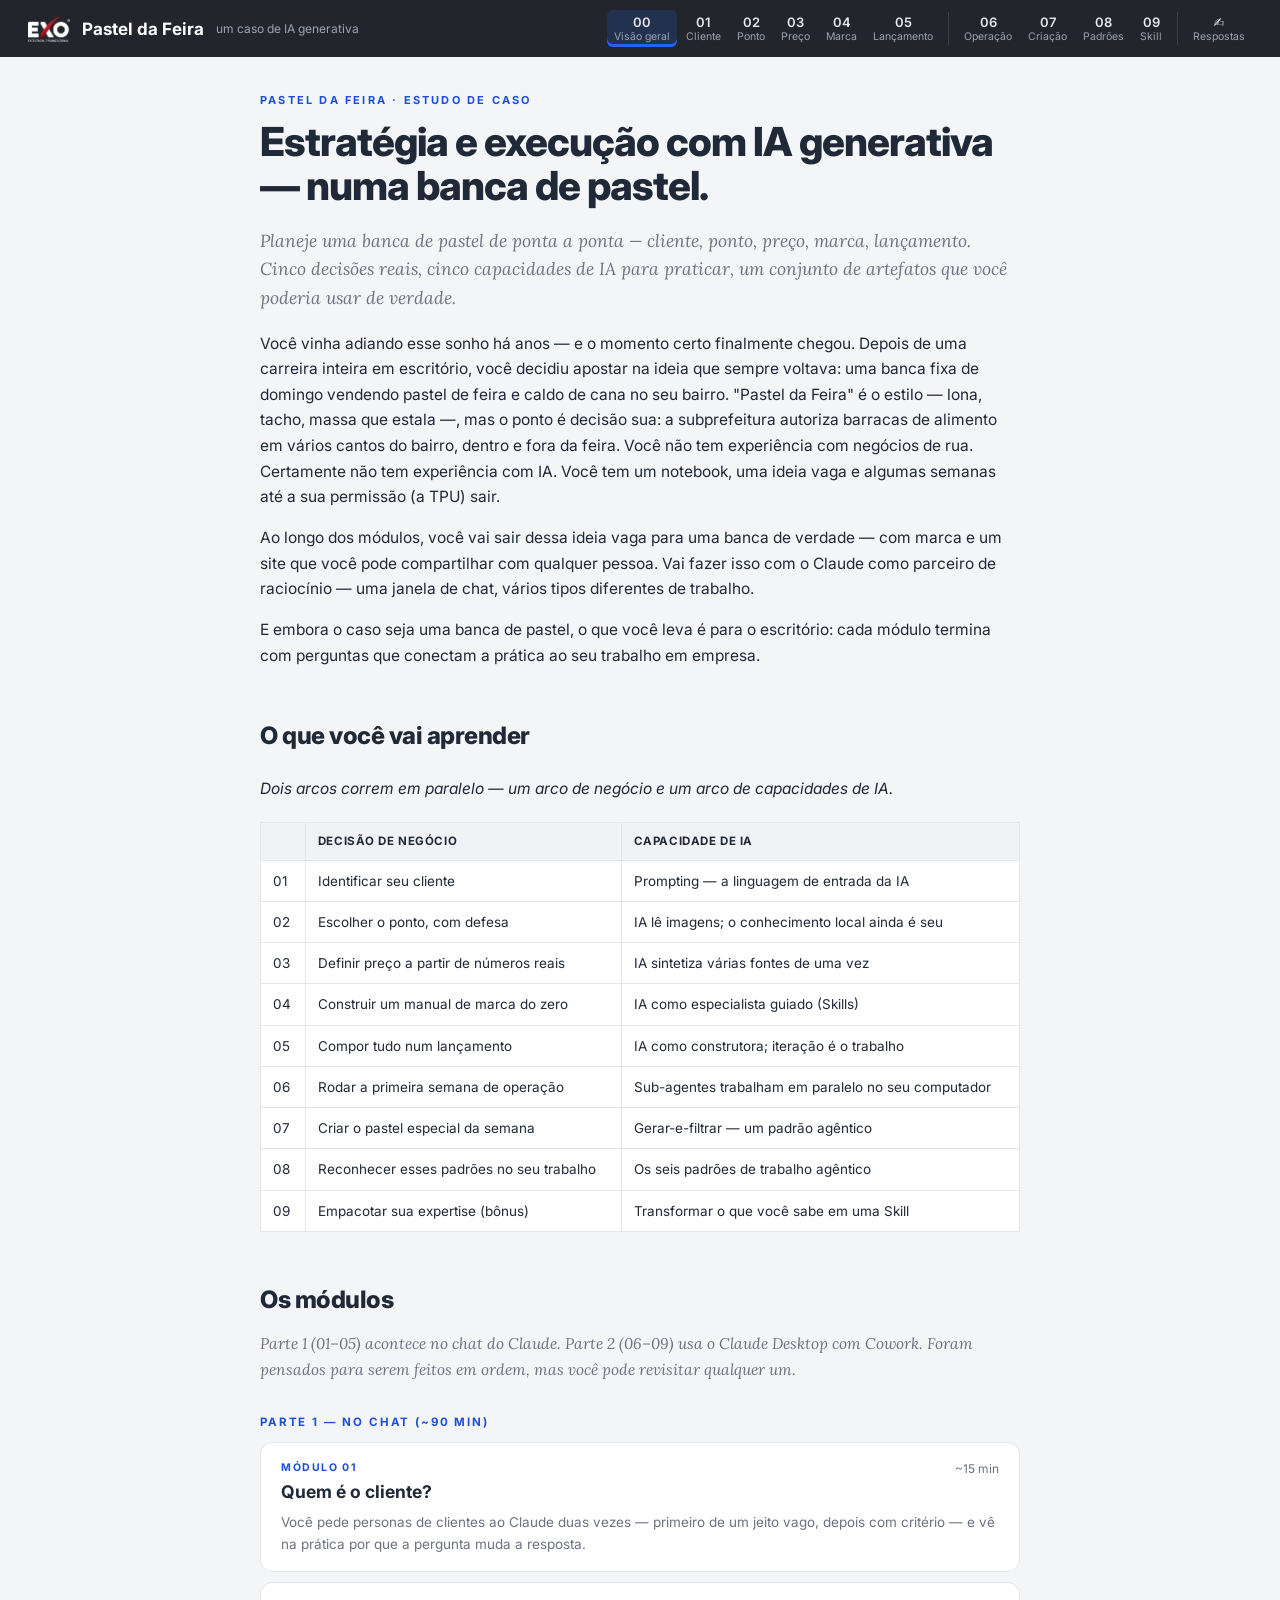
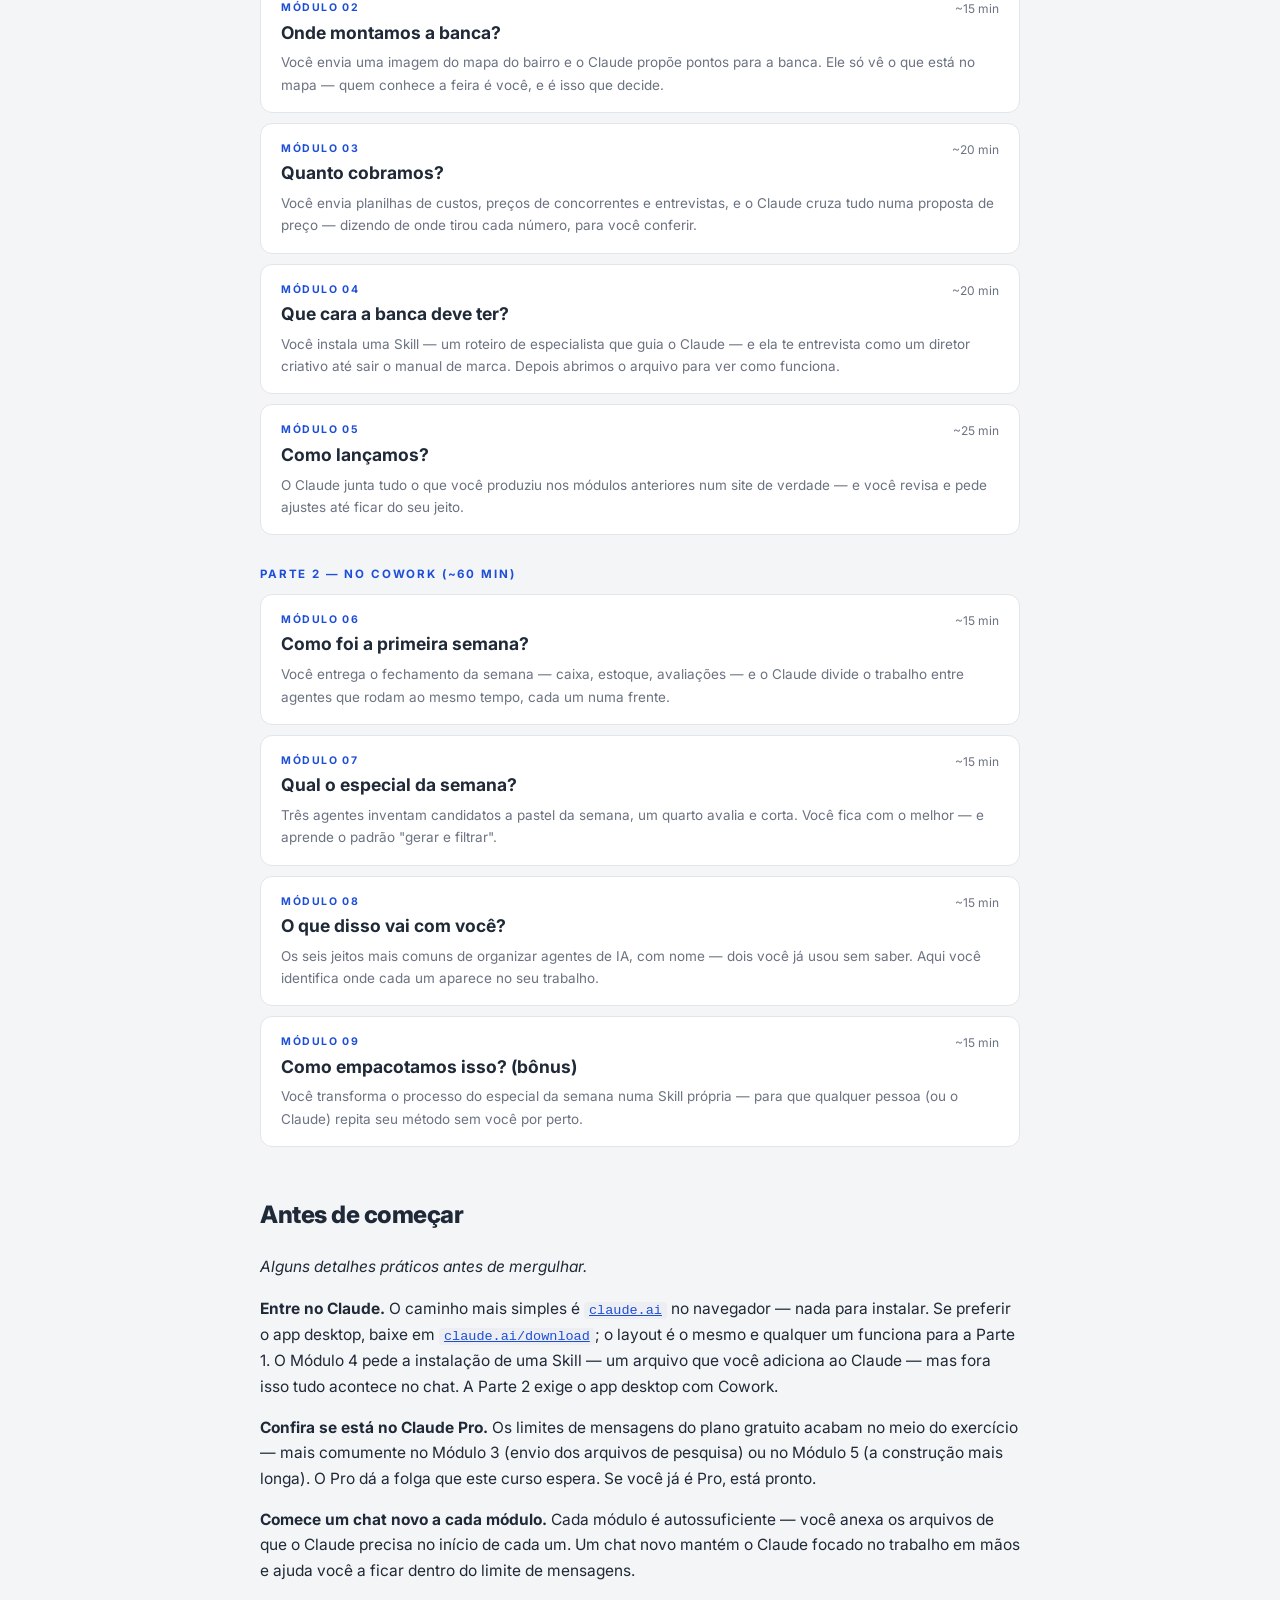
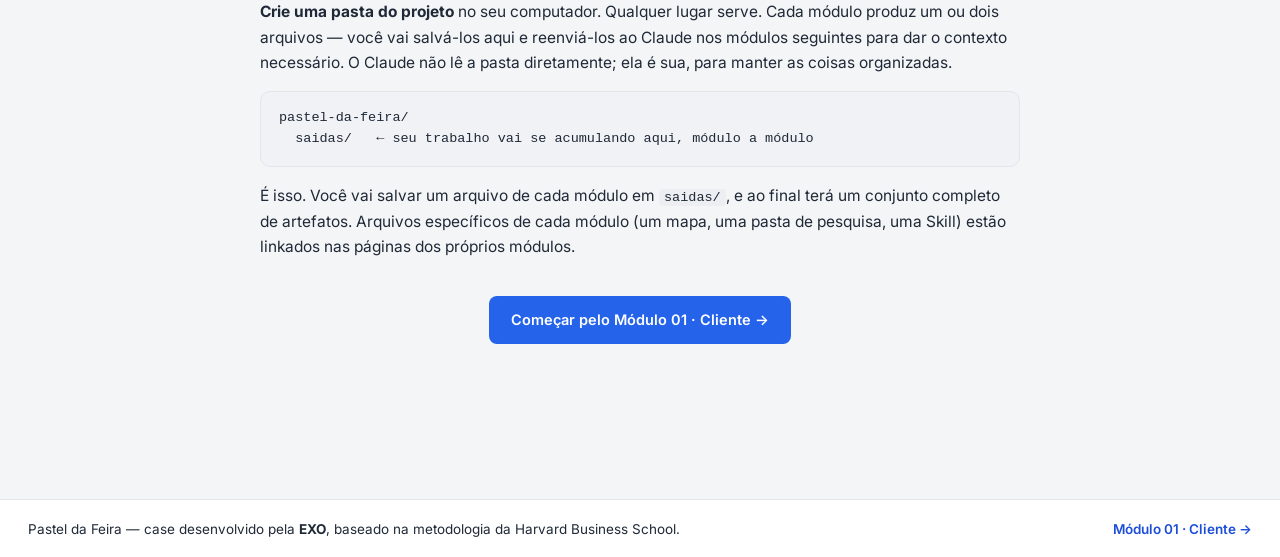
<file: index.html>
<!DOCTYPE html><html lang="pt-BR"><head><meta charset="utf-8">
<meta name="viewport" content="width=device-width, initial-scale=1">
<title>Pastel da Feira — um caso de IA generativa · Pastel da Feira</title><link rel="stylesheet" href="style.css"></head><body>
<header class="site"><a class="brand" href="index.html"><img src="exo-logo.png" alt="EXO"> Pastel da Feira <small>um caso de IA generativa</small></a><nav class="mods"><a href="index.html" class="cur"><b>00</b>Visão geral</a><a href="modulo-01.html"><b>01</b>Cliente</a><a href="modulo-02.html"><b>02</b>Ponto</a><a href="modulo-03.html"><b>03</b>Preço</a><a href="modulo-04.html"><b>04</b>Marca</a><a href="modulo-05.html"><b>05</b>Lançamento</a><span class="sep"></span><a href="modulo-06.html"><b>06</b>Operação</a><a href="modulo-07.html"><b>07</b>Criação</a><a href="modulo-08.html"><b>08</b>Padrões</a><a href="modulo-09.html"><b>09</b>Skill</a><span class="sep"></span><a href="minhas-respostas.html"><b>✍</b>Respostas</a></nav></header>
<div class="wrap">
<div class="hero"><div class="casetag">PASTEL DA FEIRA · ESTUDO DE CASO</div>
<h1>Estratégia e execução com IA generativa — numa banca de pastel.</h1>
<p class="lede">Planeje uma banca de pastel de ponta a ponta — cliente, ponto, preço, marca, lançamento. Cinco decisões reais, cinco capacidades de IA para praticar, um conjunto de artefatos que você poderia usar de verdade.</p>
<p>Você vinha adiando esse sonho há anos — e o momento certo finalmente chegou. Depois de uma carreira inteira em escritório, você decidiu apostar na ideia que sempre voltava: uma banca fixa de domingo vendendo pastel de feira e caldo de cana no seu bairro. "Pastel da Feira" é o estilo — lona, tacho, massa que estala —, mas o ponto é decisão sua: a subprefeitura autoriza barracas de alimento em vários cantos do bairro, dentro e fora da feira. Você não tem experiência com negócios de rua. Certamente não tem experiência com IA. Você tem um notebook, uma ideia vaga e algumas semanas até a sua permissão (a TPU) sair.</p>
<p>Ao longo dos módulos, você vai sair dessa ideia vaga para uma banca de verdade — com marca e um site que você pode compartilhar com qualquer pessoa. Vai fazer isso com o Claude como parceiro de raciocínio — uma janela de chat, vários tipos diferentes de trabalho.</p>
<p>E embora o caso seja uma banca de pastel, o que você leva é para o escritório: cada módulo termina com perguntas que conectam a prática ao seu trabalho em empresa.</p></div>
<div class="section"><h2>O que você vai aprender</h2><p><em>Dois arcos correm em paralelo — um arco de negócio e um arco de capacidades de IA.</em></p>
<table><tr><th></th><th>DECISÃO DE NEGÓCIO</th><th>CAPACIDADE DE IA</th></tr><tr><td>01</td><td>Identificar seu cliente</td><td>Prompting — a linguagem de entrada da IA</td></tr><tr><td>02</td><td>Escolher o ponto, com defesa</td><td>IA lê imagens; o conhecimento local ainda é seu</td></tr><tr><td>03</td><td>Definir preço a partir de números reais</td><td>IA sintetiza várias fontes de uma vez</td></tr><tr><td>04</td><td>Construir um manual de marca do zero</td><td>IA como especialista guiado (Skills)</td></tr><tr><td>05</td><td>Compor tudo num lançamento</td><td>IA como construtora; iteração é o trabalho</td></tr><tr><td>06</td><td>Rodar a primeira semana de operação</td><td>Sub-agentes trabalham em paralelo no seu computador</td></tr><tr><td>07</td><td>Criar o pastel especial da semana</td><td>Gerar-e-filtrar — um padrão agêntico</td></tr><tr><td>08</td><td>Reconhecer esses padrões no seu trabalho</td><td>Os seis padrões de trabalho agêntico</td></tr><tr><td>09</td><td>Empacotar sua expertise (bônus)</td><td>Transformar o que você sabe em uma Skill</td></tr></table></div>
<div class="section"><h2>Os módulos</h2><p class="sub"><em>Parte 1 (01–05) acontece no chat do Claude. Parte 2 (06–09) usa o Claude Desktop com Cowork. Foram pensados para serem feitos em ordem, mas você pode revisitar qualquer um.</em></p></div>
<div class="cards"><div class="parthead">PARTE 1 — NO CHAT (~90 MIN)</div><a class="card" href="modulo-01.html"><span class="cm">~15 min</span>
<div class="cn">MÓDULO 01</div><div class="ct">Quem é o cliente?</div><div class="cd">Você pede personas de clientes ao Claude duas vezes — primeiro de um jeito vago, depois com critério — e vê na prática por que a pergunta muda a resposta.</div></a><a class="card" href="modulo-02.html"><span class="cm">~15 min</span>
<div class="cn">MÓDULO 02</div><div class="ct">Onde montamos a banca?</div><div class="cd">Você envia uma imagem do mapa do bairro e o Claude propõe pontos para a banca. Ele só vê o que está no mapa — quem conhece a feira é você, e é isso que decide.</div></a><a class="card" href="modulo-03.html"><span class="cm">~20 min</span>
<div class="cn">MÓDULO 03</div><div class="ct">Quanto cobramos?</div><div class="cd">Você envia planilhas de custos, preços de concorrentes e entrevistas, e o Claude cruza tudo numa proposta de preço — dizendo de onde tirou cada número, para você conferir.</div></a><a class="card" href="modulo-04.html"><span class="cm">~20 min</span>
<div class="cn">MÓDULO 04</div><div class="ct">Que cara a banca deve ter?</div><div class="cd">Você instala uma Skill — um roteiro de especialista que guia o Claude — e ela te entrevista como um diretor criativo até sair o manual de marca. Depois abrimos o arquivo para ver como funciona.</div></a><a class="card" href="modulo-05.html"><span class="cm">~25 min</span>
<div class="cn">MÓDULO 05</div><div class="ct">Como lançamos?</div><div class="cd">O Claude junta tudo o que você produziu nos módulos anteriores num site de verdade — e você revisa e pede ajustes até ficar do seu jeito.</div></a><div class="parthead">PARTE 2 — NO COWORK (~60 MIN)</div><a class="card" href="modulo-06.html"><span class="cm">~15 min</span>
<div class="cn">MÓDULO 06</div><div class="ct">Como foi a primeira semana?</div><div class="cd">Você entrega o fechamento da semana — caixa, estoque, avaliações — e o Claude divide o trabalho entre agentes que rodam ao mesmo tempo, cada um numa frente.</div></a><a class="card" href="modulo-07.html"><span class="cm">~15 min</span>
<div class="cn">MÓDULO 07</div><div class="ct">Qual o especial da semana?</div><div class="cd">Três agentes inventam candidatos a pastel da semana, um quarto avalia e corta. Você fica com o melhor — e aprende o padrão "gerar e filtrar".</div></a><a class="card" href="modulo-08.html"><span class="cm">~15 min</span>
<div class="cn">MÓDULO 08</div><div class="ct">O que disso vai com você?</div><div class="cd">Os seis jeitos mais comuns de organizar agentes de IA, com nome — dois você já usou sem saber. Aqui você identifica onde cada um aparece no seu trabalho.</div></a><a class="card" href="modulo-09.html"><span class="cm">~15 min</span>
<div class="cn">MÓDULO 09</div><div class="ct">Como empacotamos isso? (bônus)</div><div class="cd">Você transforma o processo do especial da semana numa Skill própria — para que qualquer pessoa (ou o Claude) repita seu método sem você por perto.</div></a></div>
<div class="section"><h2>Antes de começar</h2><p><em>Alguns detalhes práticos antes de mergulhar.</em></p>
<p><strong>Entre no Claude.</strong> O caminho mais simples é <a href="https://claude.ai" target="_blank" rel="noopener"><code>claude.ai</code></a> no navegador — nada para instalar. Se preferir o app desktop, baixe em <a href="https://claude.ai/download" target="_blank" rel="noopener"><code>claude.ai/download</code></a>; o layout é o mesmo e qualquer um funciona para a Parte 1. O Módulo 4 pede a instalação de uma Skill — um arquivo que você adiciona ao Claude — mas fora isso tudo acontece no chat. A Parte 2 exige o app desktop com Cowork.</p>
<p><strong>Confira se está no Claude Pro.</strong> Os limites de mensagens do plano gratuito acabam no meio do exercício — mais comumente no Módulo 3 (envio dos arquivos de pesquisa) ou no Módulo 5 (a construção mais longa). O Pro dá a folga que este curso espera. Se você já é Pro, está pronto.</p>
<p><strong>Comece um chat novo a cada módulo.</strong> Cada módulo é autossuficiente — você anexa os arquivos de que o Claude precisa no início de cada um. Um chat novo mantém o Claude focado no trabalho em mãos e ajuda você a ficar dentro do limite de mensagens.</p>
<p><strong>Crie uma pasta do projeto</strong> no seu computador. Qualquer lugar serve. Cada módulo produz um ou dois arquivos — você vai salvá-los aqui e reenviá-los ao Claude nos módulos seguintes para dar o contexto necessário. O Claude não lê a pasta diretamente; ela é sua, para manter as coisas organizadas.</p>
<pre><code>pastel-da-feira/
  saidas/   ← seu trabalho vai se acumulando aqui, módulo a módulo</code></pre>
<p>É isso. Você vai salvar um arquivo de cada módulo em <code>saidas/</code>, e ao final terá um conjunto completo de artefatos. Arquivos específicos de cada módulo (um mapa, uma pasta de pesquisa, uma Skill) estão linkados nas páginas dos próprios módulos.</p>
<p style="text-align:center;margin-top:36px"><a class="btn" href="modulo-01.html">Começar pelo Módulo 01 · Cliente →</a></p></div>
</div>
<footer class="mod"><span>Pastel da Feira — case desenvolvido pela <strong>EXO</strong>, baseado na metodologia da Harvard Business School.</span><a href="modulo-01.html">Módulo 01 · Cliente →</a></footer>
<script>document.querySelectorAll("textarea,input[type=text]").forEach(e=>{const k="pf-"+(e.dataset.k||Math.random());e.dataset.k&&(e.value=localStorage.getItem(k)||"");e.addEventListener("input",()=>localStorage.setItem(k,e.value))})</script></body></html>
</file>
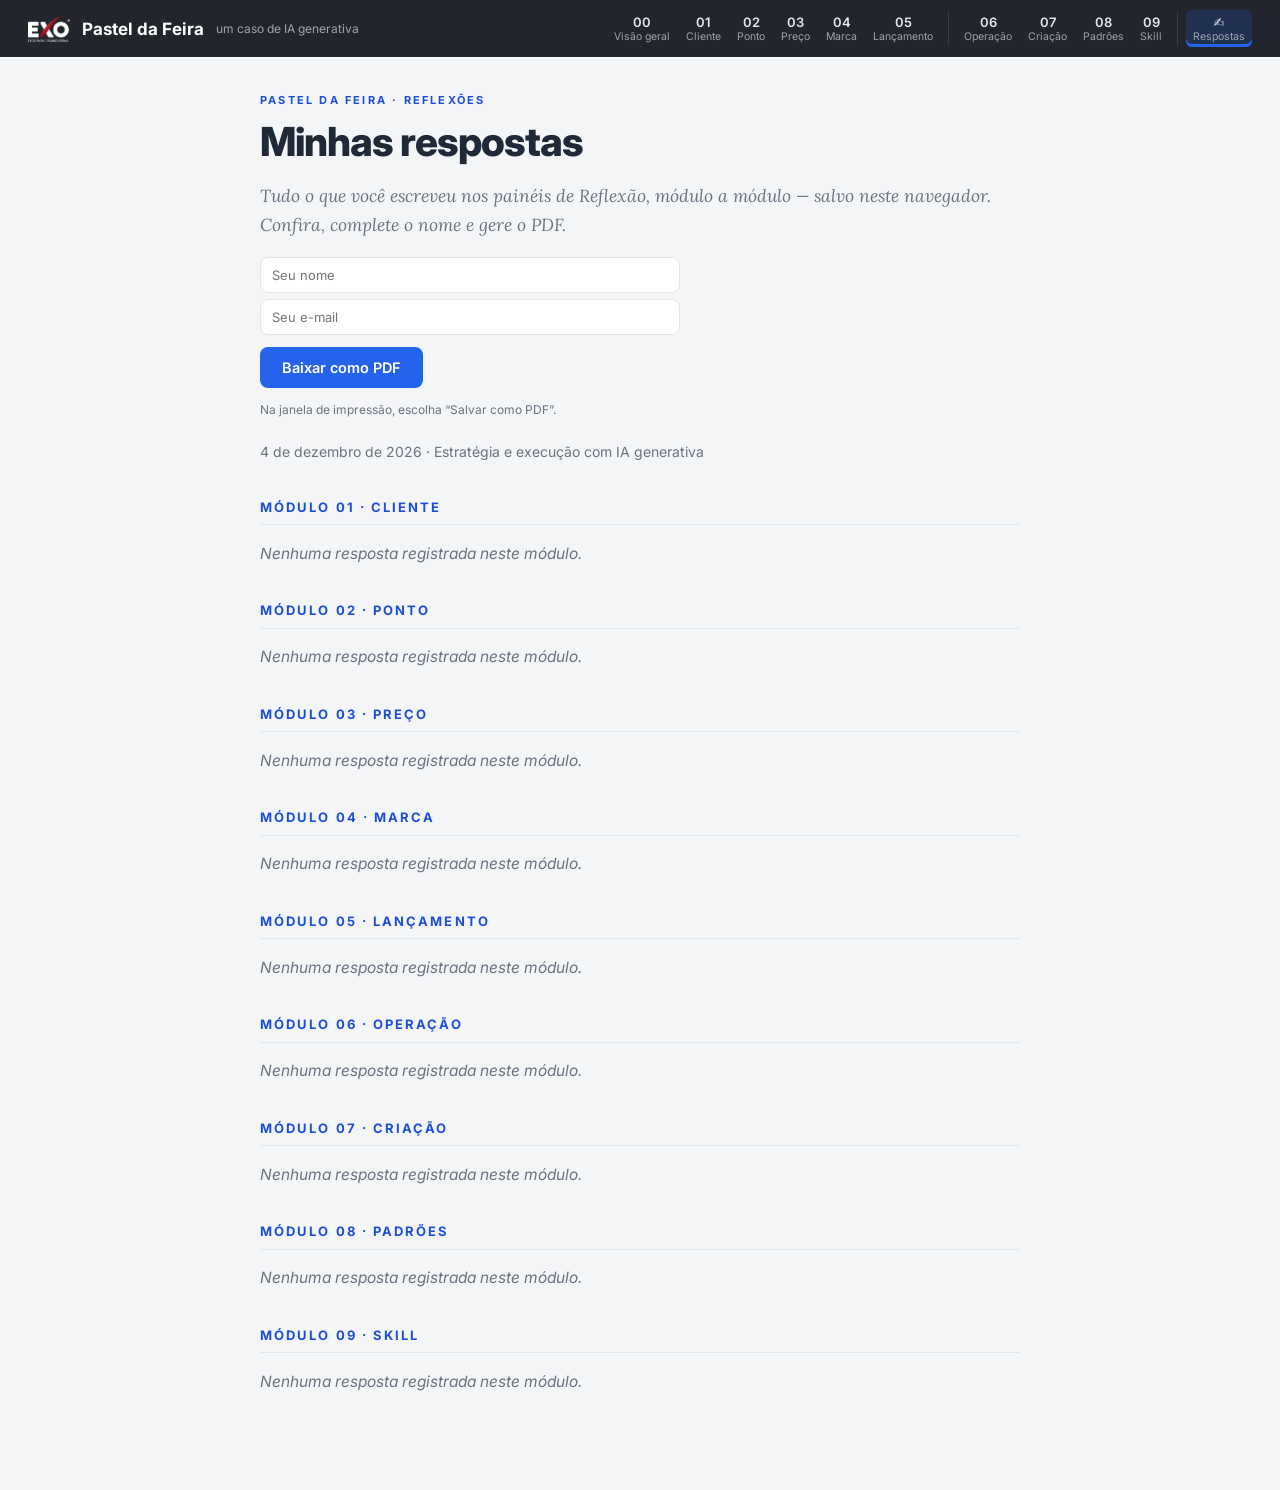
<file: minhas-respostas.html>
<!DOCTYPE html><html lang="pt-BR"><head><meta charset="utf-8">
<meta name="viewport" content="width=device-width, initial-scale=1">
<title>Minhas respostas · Pastel da Feira</title><link rel="stylesheet" href="style.css"></head><body>
<header class="site"><a class="brand" href="index.html"><img src="exo-logo.png" alt="EXO"> Pastel da Feira <small>um caso de IA generativa</small></a><nav class="mods"><a href="index.html"><b>00</b>Visão geral</a><a href="modulo-01.html"><b>01</b>Cliente</a><a href="modulo-02.html"><b>02</b>Ponto</a><a href="modulo-03.html"><b>03</b>Preço</a><a href="modulo-04.html"><b>04</b>Marca</a><a href="modulo-05.html"><b>05</b>Lançamento</a><span class="sep"></span><a href="modulo-06.html"><b>06</b>Operação</a><a href="modulo-07.html"><b>07</b>Criação</a><a href="modulo-08.html"><b>08</b>Padrões</a><a href="modulo-09.html"><b>09</b>Skill</a><span class="sep"></span><a href="minhas-respostas.html" class="cur"><b>✍</b>Respostas</a></nav></header>
<div class="wrap"><div class="hero">
<div class="casetag">PASTEL DA FEIRA · REFLEXÕES</div>
<h1 id="rh">Minhas respostas</h1>
<p class="lede">Tudo o que você escreveu nos painéis de Reflexão, módulo a módulo — salvo neste navegador. Confira, complete o nome e gere o PDF.</p>
<div class="q noprint" style="max-width:420px">
<input type="text" id="rnome" placeholder="Seu nome" data-k="modulo-08-nome">
<input type="text" id="remail" placeholder="Seu e-mail" style="margin-top:6px" data-k="modulo-08-email">
<button class="btn" style="margin-top:12px" onclick="gerarPDF()">Baixar como PDF</button>
<p style="font-size:12px;color:var(--soft)">Na janela de impressão, escolha “Salvar como PDF”.</p>
</div>
<div id="meta" style="display:none;color:var(--soft);font-size:14px;margin:6px 0 20px"></div>
<div id="resp"></div>
</div></div>
<script>const QD=[{"slug": "modulo-01", "num": "01", "name": "Cliente", "qs": [{"k": "modulo-01-q1", "l": "O que sua primeira tentativa produziu?"}, {"k": "modulo-01-q2", "l": "O que você mudou no segundo prompt?"}, {"k": "modulo-01-q3", "l": "Olhando suas três personas finais — o que é útil de verdade? O que ainda parece genérico?"}, {"k": "modulo-01-q4", "l": "E no seu trabalho: que pedido vago você faz hoje — a um colega, a um fornecedor, a uma IA — que volta genérico do mesmo jeito?"}]}, {"slug": "modulo-02", "num": "02", "name": "Ponto", "qs": [{"k": "modulo-02-q1", "l": "Quais pontos o Claude sugeriu?"}, {"k": "modulo-02-q2", "l": "Qual você escolheria, e por quê?"}, {"k": "modulo-02-q3", "l": "Você seguiu a sugestão do Claude?"}, {"k": "modulo-02-q4", "l": "E no seu trabalho: que análise você recebe pronta — de um relatório, um dashboard, uma consultoria — em que o seu conhecimento de contexto deveria pesar mais do que pesa?"}]}, {"slug": "modulo-03", "num": "03", "name": "Preço", "qs": [{"k": "modulo-03-q1", "l": "Que perguntas o Claude te fez antes de propor preços?"}, {"k": "modulo-03-q2", "l": "Você conferiu quantos números na fonte? Bateram?"}, {"k": "modulo-03-q3", "l": "Que decisão de negócio o Claude tomou sem te avisar?"}, {"k": "modulo-03-q4", "l": "E no seu trabalho: que análise chega pronta na sua mesa — de planilha, relatório ou IA — que você assina sem conferir nenhum número na fonte?"}]}, {"slug": "modulo-04", "num": "04", "name": "Marca", "qs": [{"k": "modulo-04-q1", "l": "Que pergunta a Skill fez que você nunca teria pensado em fazer?"}, {"k": "modulo-04-q2", "l": "Olhando o manual pronto — parece seu, ou parece um kit genérico?"}, {"k": "modulo-04-q3", "l": "Que tarefa recorrente do seu trabalho — algo que você faz sempre e os outros não sabem fazer — você imagina empacotando numa Skill?"}]}, {"slug": "modulo-05", "num": "05", "name": "Lançamento", "qs": [{"k": "modulo-05-q1", "l": "O que mudou entre o primeiro rascunho e a versão final?"}, {"k": "modulo-05-q2", "l": "Qual foi o seu melhor prompt de iteração?"}, {"k": "modulo-05-q3", "l": "Olhando o site pronto: que parte ainda é mais do Claude do que sua?"}]}, {"slug": "modulo-06", "num": "06", "name": "Operação", "qs": [{"k": "modulo-06-q1", "l": "O que os agentes acharam que você não teria notado sozinho?"}, {"k": "modulo-06-q2", "l": "Das 3 decisões sugeridas, qual você toparia na hora? Qual você vetaria?"}, {"k": "modulo-06-q3", "l": "E no seu trabalho: que fechamento recorrente — de semana, de sprint, de mês — tem partes independentes que poderiam rodar em paralelo?"}]}, {"slug": "modulo-07", "num": "07", "name": "Criação", "qs": [{"k": "modulo-07-q1", "l": "Qual gerador produziu o melhor candidato — e o pior?"}, {"k": "modulo-07-q2", "l": "Você confirmou ou vetou o vencedor do filtro? Por quê?"}, {"k": "modulo-07-q3", "l": "E no seu trabalho: que decisão vocês tomam hoje a partir do primeiro palpite decente — onde gerar 12 opções e filtrar com critério mudaria o resultado?"}]}, {"slug": "modulo-08", "num": "08", "name": "Padrões", "qs": [{"k": "modulo-08-q1", "l": "Qual dos seis padrões já roda no seu trabalho — informalmente, com humanos?"}, {"k": "modulo-08-q2", "l": "Qual padrão seria o mais rápido de colocar de pé como um fluxo agêntico de verdade? Em que decisão ou tarefa recorrente?"}, {"k": "modulo-08-q3", "l": "Esboce o primeiro movimento. Três frases. O que você testa até a próxima segunda-feira?"}]}, {"slug": "modulo-09", "num": "09", "name": "Skill", "qs": [{"k": "modulo-09-q1", "l": "Que pergunta de esclarecimento do Claude te obrigou a decidir algo que estava implícito na sua cabeça?"}, {"k": "modulo-09-q2", "l": "Compare com o Módulo 4: o que você só entendeu sobre Skills agora, construindo uma?"}, {"k": "modulo-09-q3", "l": "Qual processo do seu trabalho — aquele da pergunta do Módulo 4 — vira a sua próxima Skill? Quem a usaria além de você?"}]}];
function esc(t){const d=document.createElement('div');d.textContent=t;return d.innerHTML}
function render(){
 const box=document.getElementById('resp');box.innerHTML='';
 QD.forEach(m=>{
  let h='<h2 style="font-size:13px;letter-spacing:.16em;color:var(--accent-dark);border-bottom:1px solid var(--line);padding-bottom:6px;margin-top:34px">MÓDULO '+m.num+' · '+m.name.toUpperCase()+'</h2>';
  let any=false;
  m.qs.forEach(q=>{const v=localStorage.getItem('pf-'+q.k);
   if(v&&v.trim()){any=true;h+='<p style="margin:14px 0 4px;font-weight:600;font-size:14px">'+esc(q.l)+'</p><p style="margin:0;white-space:pre-wrap">'+esc(v)+'</p>'}});
  if(!any)h+='<p style="font-style:italic;color:var(--soft)">Nenhuma resposta registrada neste módulo.</p>';
  box.innerHTML+=h});
 const n=localStorage.getItem('pf-modulo-08-nome')||'', e=localStorage.getItem('pf-modulo-08-email')||'';
 if(n){document.getElementById('rh').textContent=n+' — nove módulos de reflexão';}
 const meta=document.getElementById('meta');
 meta.style.display='block';
 meta.textContent=(e?e+'  ·  ':'')+new Date().toLocaleDateString('pt-BR',{day:'numeric',month:'long',year:'numeric'})+'  ·  Estratégia e execução com IA generativa';
}
function gerarPDF(){render();const n=localStorage.getItem('pf-modulo-08-nome')||'';document.title='Pastel da Feira — Reflexões'+(n?' · '+n:'');window.print()}
window.addEventListener('DOMContentLoaded',()=>{render();
 document.querySelectorAll('#rnome,#remail').forEach(el=>el.addEventListener('input',render));});
</script>
<script>document.querySelectorAll("textarea,input[type=text]").forEach(e=>{const k="pf-"+(e.dataset.k||Math.random());e.dataset.k&&(e.value=localStorage.getItem(k)||"");e.addEventListener("input",()=>localStorage.setItem(k,e.value))})</script></body></html>
</file>
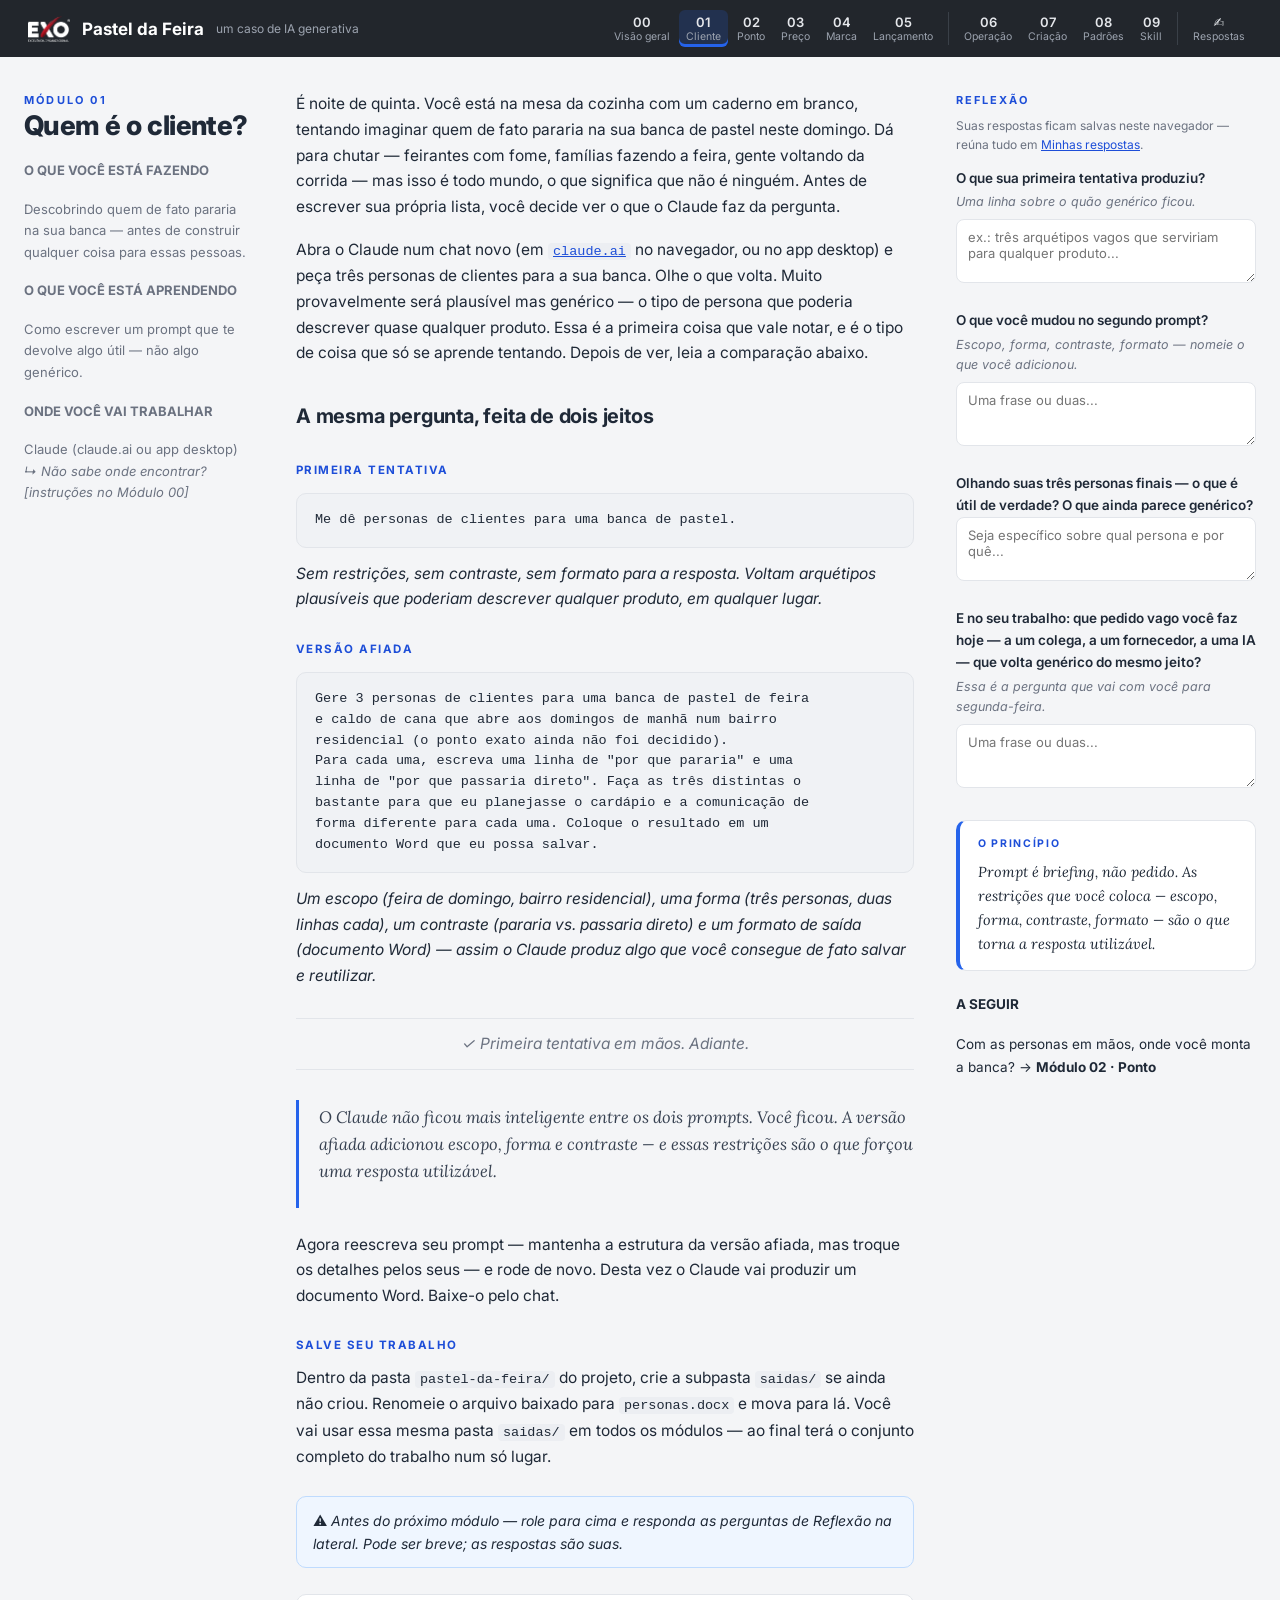
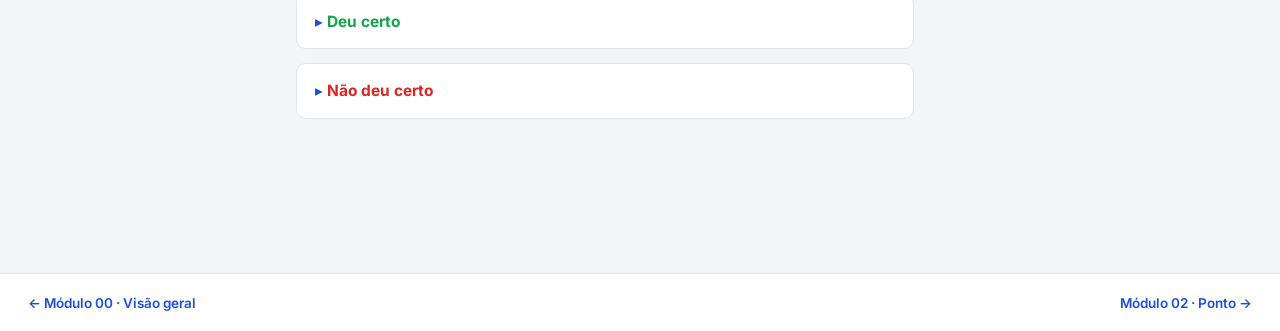
<file: modulo-01.html>
<!DOCTYPE html><html lang="pt-BR"><head><meta charset="utf-8">
<meta name="viewport" content="width=device-width, initial-scale=1">
<title>Módulo 01 · Cliente · Pastel da Feira</title><link rel="stylesheet" href="style.css"></head><body>
<header class="site"><a class="brand" href="index.html"><img src="exo-logo.png" alt="EXO"> Pastel da Feira <small>um caso de IA generativa</small></a><nav class="mods"><a href="index.html"><b>00</b>Visão geral</a><a href="modulo-01.html" class="cur"><b>01</b>Cliente</a><a href="modulo-02.html"><b>02</b>Ponto</a><a href="modulo-03.html"><b>03</b>Preço</a><a href="modulo-04.html"><b>04</b>Marca</a><a href="modulo-05.html"><b>05</b>Lançamento</a><span class="sep"></span><a href="modulo-06.html"><b>06</b>Operação</a><a href="modulo-07.html"><b>07</b>Criação</a><a href="modulo-08.html"><b>08</b>Padrões</a><a href="modulo-09.html"><b>09</b>Skill</a><span class="sep"></span><a href="minhas-respostas.html"><b>✍</b>Respostas</a></nav></header>
<div class="wrap"><div class="grid">
<aside class="metabox"><div class="modnum">MÓDULO 01</div><h1>Quem é o cliente?</h1><h4 class="kicker">O QUE VOCÊ ESTÁ FAZENDO</h4>
<p>Descobrindo quem de fato pararia na sua banca — antes de construir qualquer coisa para essas pessoas.</p>
<h4 class="kicker">O QUE VOCÊ ESTÁ APRENDENDO</h4>
<p>Como escrever um prompt que te devolve algo útil — não algo genérico.</p>
<h4 class="kicker">ONDE VOCÊ VAI TRABALHAR</h4>
<p>Claude (claude.ai ou app desktop) <em>↳ Não sabe onde encontrar? [instruções no Módulo 00]</em></p></aside>
<article><p>É noite de quinta. Você está na mesa da cozinha com um caderno em branco, tentando imaginar quem de fato pararia na sua banca de pastel neste domingo. Dá para chutar — feirantes com fome, famílias fazendo a feira, gente voltando da corrida — mas isso é todo mundo, o que significa que não é ninguém. Antes de escrever sua própria lista, você decide ver o que o Claude faz da pergunta.</p>
<p>Abra o Claude num chat novo (em <a href="https://claude.ai" target="_blank" rel="noopener"><code>claude.ai</code></a> no navegador, ou no app desktop) e peça três personas de clientes para a sua banca. Olhe o que volta. Muito provavelmente será plausível mas genérico — o tipo de persona que poderia descrever quase qualquer produto. Essa é a primeira coisa que vale notar, e é o tipo de coisa que só se aprende tentando. Depois de ver, leia a comparação abaixo.</p>
<h3>A mesma pergunta, feita de dois jeitos</h3>
<h4 class="kicker">PRIMEIRA TENTATIVA</h4>
<pre><code>Me dê personas de clientes para uma banca de pastel.</code></pre>
<p><em>Sem restrições, sem contraste, sem formato para a resposta. Voltam arquétipos plausíveis que poderiam descrever qualquer produto, em qualquer lugar.</em></p>
<h4 class="kicker">VERSÃO AFIADA</h4>
<pre><code>Gere 3 personas de clientes para uma banca de pastel de feira
e caldo de cana que abre aos domingos de manhã num bairro
residencial (o ponto exato ainda não foi decidido).
Para cada uma, escreva uma linha de &quot;por que pararia&quot; e uma
linha de &quot;por que passaria direto&quot;. Faça as três distintas o
bastante para que eu planejasse o cardápio e a comunicação de
forma diferente para cada uma. Coloque o resultado em um
documento Word que eu possa salvar.</code></pre>
<p><em>Um escopo (feira de domingo, bairro residencial), uma forma (três personas, duas linhas cada), um contraste (pararia vs. passaria direto) e um formato de saída (documento Word) — assim o Claude produz algo que você consegue de fato salvar e reutilizar.</em></p>
<div class="checkpoint">✓ <em>Primeira tentativa em mãos. Adiante.</em></div>
<blockquote><p>O Claude não ficou mais inteligente entre os dois prompts. Você ficou. A versão afiada adicionou escopo, forma e contraste — e essas restrições são o que forçou uma resposta utilizável.</p></blockquote>
<p>Agora reescreva seu prompt — mantenha a estrutura da versão afiada, mas troque os detalhes pelos seus — e rode de novo. Desta vez o Claude vai produzir um documento Word. Baixe-o pelo chat.</p>
<h4 class="kicker">SALVE SEU TRABALHO</h4>
<p>Dentro da pasta <code>pastel-da-feira/</code> do projeto, crie a subpasta <code>saidas/</code> se ainda não criou. Renomeie o arquivo baixado para <code>personas.docx</code> e mova para lá. Você vai usar essa mesma pasta <code>saidas/</code> em todos os módulos — ao final terá o conjunto completo do trabalho num só lugar.</p>
<div class="warn">⚠ <em>Antes do próximo módulo — role para cima e responda as perguntas de Reflexão na lateral. Pode ser breve; as respostas são suas.</em></div><details class="fb ok"><summary>Deu certo</summary><div class="inner"><p>O documento Word chegou com três personas distintas? Repare em duas coisas antes de seguir. Primeira: as linhas de "passaria direto" — elas costumam ser mais úteis que as de "pararia", porque dizem o que sua comunicação precisa superar. Segunda: o Claude provavelmente tomou pequenas decisões que você não pediu (nomes, idades, profissões). Tudo bem — mas note quais dessas decisões você manteria e quais trocaria. Esse reflexo de editar em vez de aceitar é o que você vai usar o curso inteiro.</p></div></details><details class="fb nok"><summary>Não deu certo</summary><div class="inner"><p>Alguns tropeços comuns, e o que fazer:</p>
<ul>
<li><strong>As personas vieram genéricas mesmo no prompt afiado.</strong> Verifique se você manteve o contraste ("pararia vs. passaria direto") — é a parte do prompt que mais força especificidade. Se manteve, adicione uma restrição a mais: "nenhuma das três pode ser 'família fazendo compras'".</li>
<li><strong>Não veio documento Word, só texto no chat.</strong> Peça explicitamente: "coloque o resultado em um arquivo .docx para download". Se ainda assim não vier, seu chat pode estar no plano gratuito sem essa capacidade no momento — copie o texto para um documento seu; o conteúdo é o que importa.</li>
<li><strong>Vieram 5 personas, ou personas com parágrafos enormes.</strong> O Claude extrapolou a forma. Responda: "mantenha exatamente 3 personas, máximo de 4 linhas cada". Corrigir com uma mensagem curta faz parte do trabalho — não recomece o chat.</li>
</ul></div></details></article>
<aside class="sidebar"><h2>REFLEXÃO</h2><p class="noprint" style="font-size:12px;color:var(--soft);margin-top:-8px">Suas respostas ficam salvas neste navegador — reúna tudo em <a href="minhas-respostas.html">Minhas respostas</a>.</p><div class="q"><div class="ql">O que sua primeira tentativa produziu?</div>
<div class="qh">Uma linha sobre o quão genérico ficou.</div>
<textarea placeholder="ex.: três arquétipos vagos que serviriam para qualquer produto..." data-k="modulo-01-q1"></textarea>
</div>
<div class="q"><div class="ql">O que você mudou no segundo prompt?</div>
<div class="qh">Escopo, forma, contraste, formato — nomeie o que você adicionou.</div>
<textarea placeholder="Uma frase ou duas..." data-k="modulo-01-q2"></textarea>
</div>
<div class="q"><div class="ql">Olhando suas três personas finais — o que é útil de verdade? O que ainda parece genérico?</div>
<textarea placeholder="Seja específico sobre qual persona e por quê..." data-k="modulo-01-q3"></textarea>
</div>
<div class="q"><div class="ql">E no seu trabalho: que pedido vago você faz hoje — a um colega, a um fornecedor, a uma IA — que volta genérico do mesmo jeito?</div>
<div class="qh">Essa é a pergunta que vai com você para segunda-feira.</div>
<textarea placeholder="Uma frase ou duas..." data-k="modulo-01-q4"></textarea>
</div>
<div class="principle"><span class="pl">O PRINCÍPIO</span>Prompt é briefing, não pedido. As restrições que você coloca — escopo, forma, contraste, formato — são o que torna a resposta utilizável.</div>
<div class="next"><h4 class='kicker'>A SEGUIR</h4><p>Com as personas em mãos, onde você monta a banca? → <strong>Módulo 02 · Ponto</strong></p></div></aside>
</div></div><footer class="mod"><a href="index.html">← Módulo 00 · Visão geral</a><a href="modulo-02.html">Módulo 02 · Ponto →</a></footer>
<script>document.querySelectorAll("textarea,input[type=text]").forEach(e=>{const k="pf-"+(e.dataset.k||Math.random());e.dataset.k&&(e.value=localStorage.getItem(k)||"");e.addEventListener("input",()=>localStorage.setItem(k,e.value))})</script></body></html>
</file>
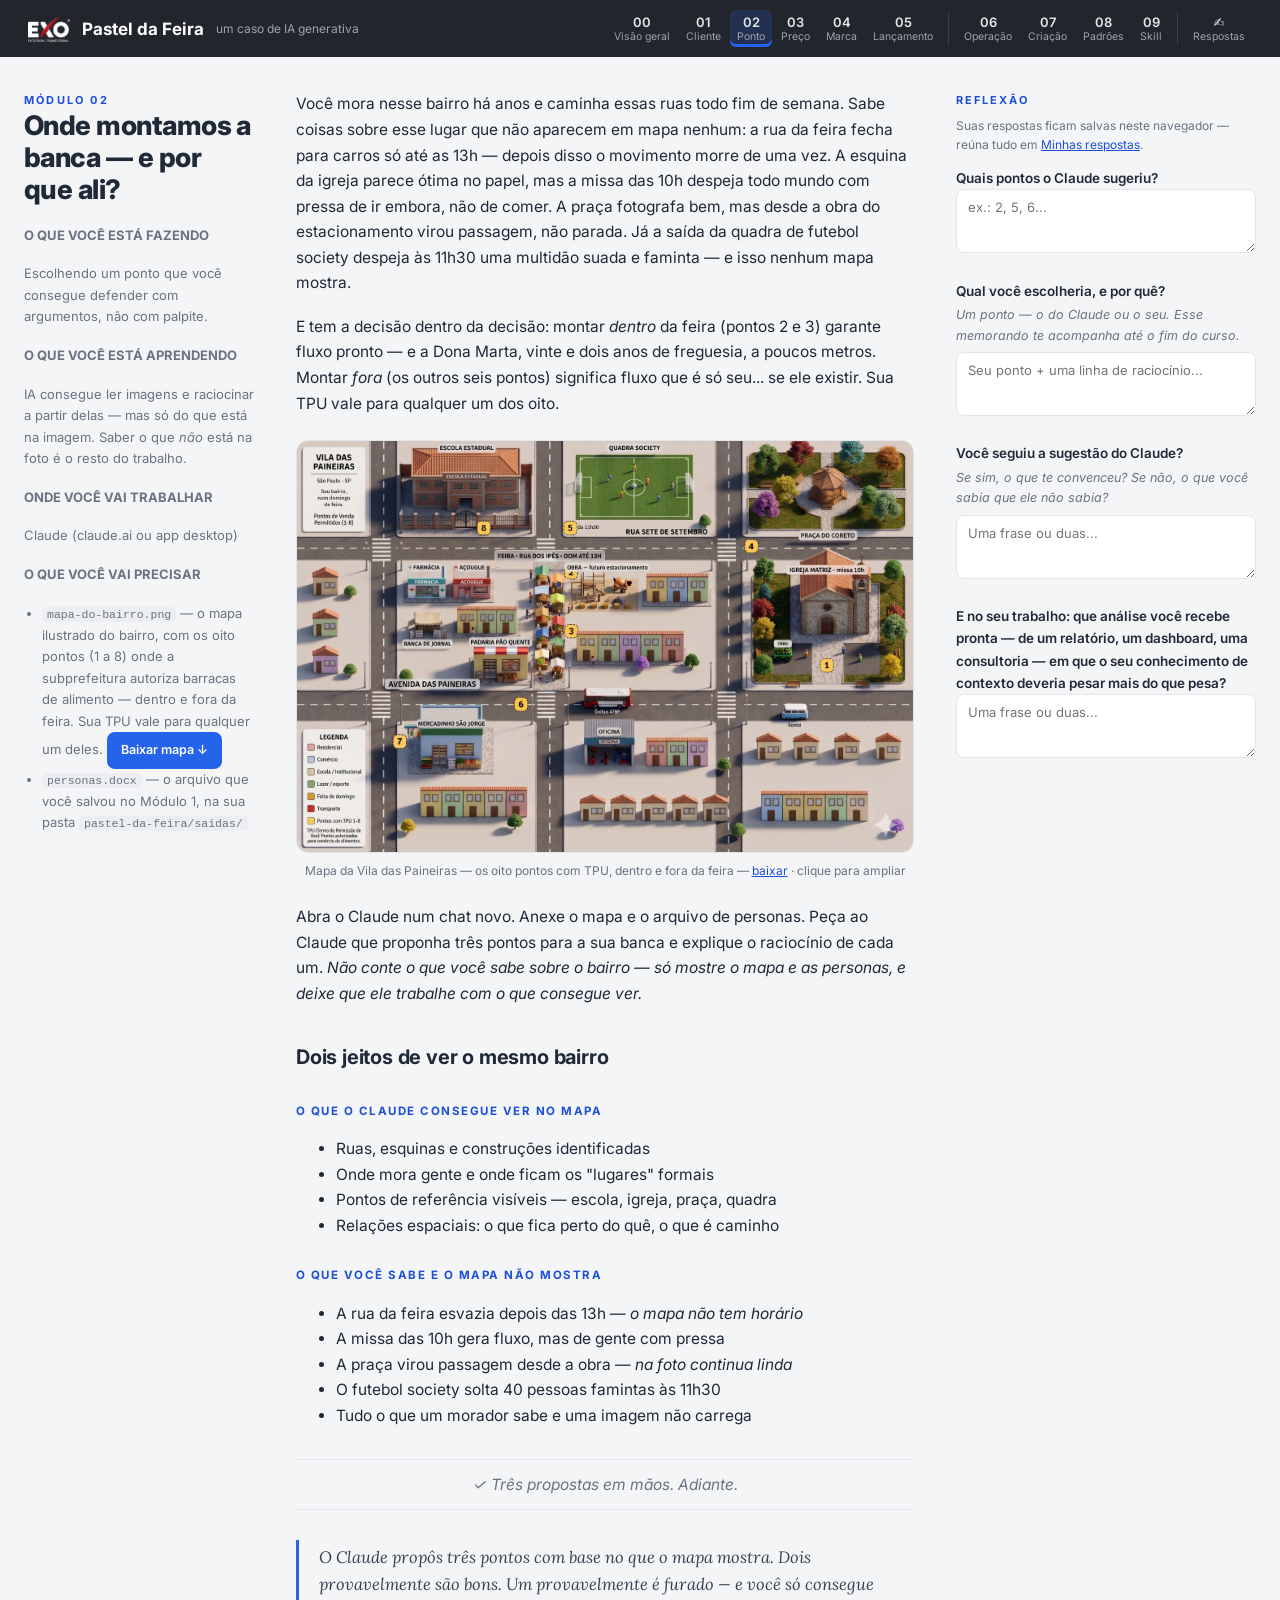
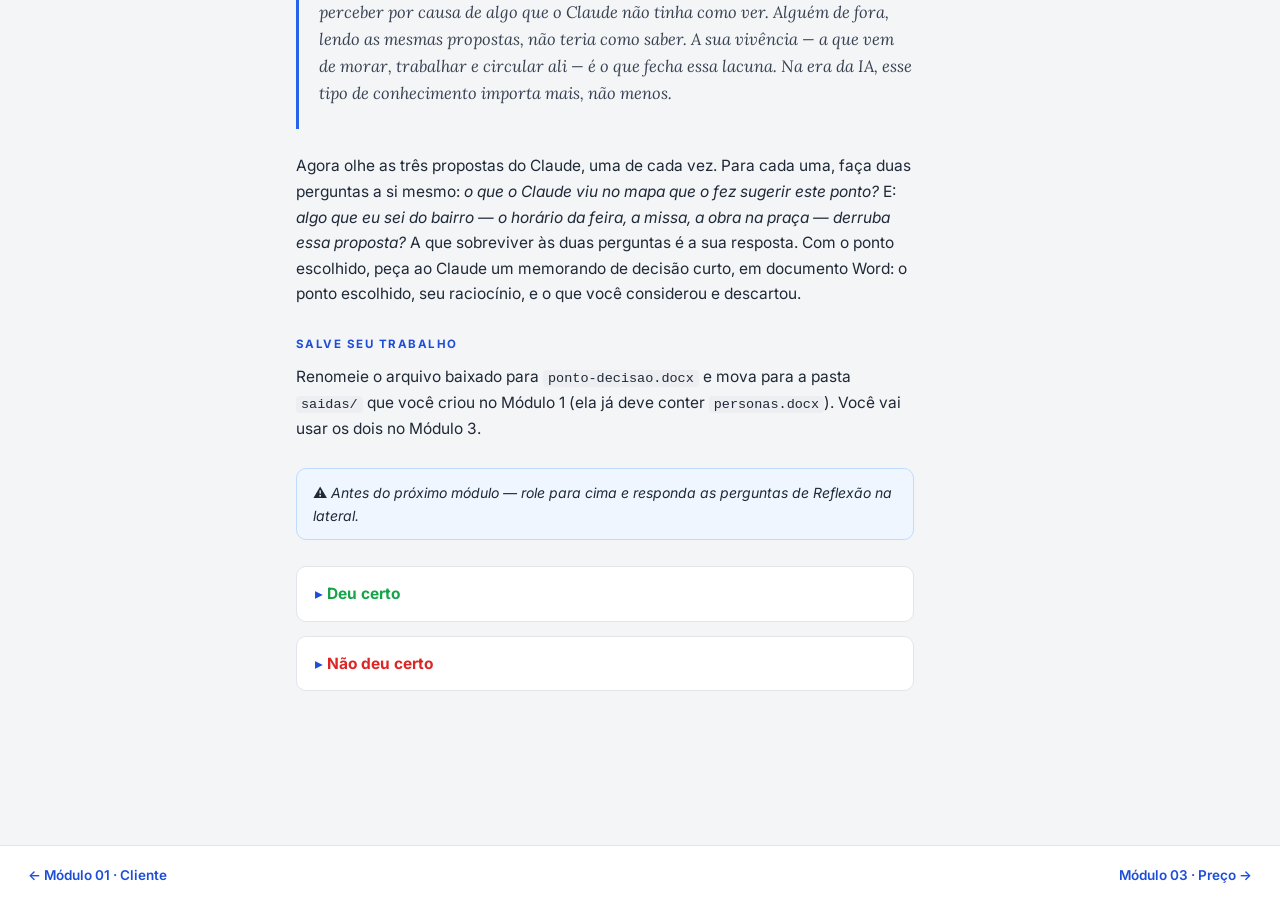
<file: modulo-02.html>
<!DOCTYPE html><html lang="pt-BR"><head><meta charset="utf-8">
<meta name="viewport" content="width=device-width, initial-scale=1">
<title>Módulo 02 · Ponto · Pastel da Feira</title><link rel="stylesheet" href="style.css"></head><body>
<header class="site"><a class="brand" href="index.html"><img src="exo-logo.png" alt="EXO"> Pastel da Feira <small>um caso de IA generativa</small></a><nav class="mods"><a href="index.html"><b>00</b>Visão geral</a><a href="modulo-01.html"><b>01</b>Cliente</a><a href="modulo-02.html" class="cur"><b>02</b>Ponto</a><a href="modulo-03.html"><b>03</b>Preço</a><a href="modulo-04.html"><b>04</b>Marca</a><a href="modulo-05.html"><b>05</b>Lançamento</a><span class="sep"></span><a href="modulo-06.html"><b>06</b>Operação</a><a href="modulo-07.html"><b>07</b>Criação</a><a href="modulo-08.html"><b>08</b>Padrões</a><a href="modulo-09.html"><b>09</b>Skill</a><span class="sep"></span><a href="minhas-respostas.html"><b>✍</b>Respostas</a></nav></header>
<div class="wrap"><div class="grid">
<aside class="metabox"><div class="modnum">MÓDULO 02</div><h1>Onde montamos a banca — e por que ali?</h1><h4 class="kicker">O QUE VOCÊ ESTÁ FAZENDO</h4>
<p>Escolhendo um ponto que você consegue defender com argumentos, não com palpite.</p>
<h4 class="kicker">O QUE VOCÊ ESTÁ APRENDENDO</h4>
<p>IA consegue ler imagens e raciocinar a partir delas — mas só do que está na imagem. Saber o que <em>não</em> está na foto é o resto do trabalho.</p>
<h4 class="kicker">ONDE VOCÊ VAI TRABALHAR</h4>
<p>Claude (claude.ai ou app desktop)</p>
<h4 class="kicker">O QUE VOCÊ VAI PRECISAR</h4>
<ul>
<li><code>mapa-do-bairro.png</code> — o mapa ilustrado do bairro, com os oito pontos (1 a 8) onde a subprefeitura autoriza barracas de alimento — dentro e fora da feira. Sua TPU vale para qualquer um deles. <strong><a class="btn small" href="arquivos/mapa-do-bairro.png" download>Baixar mapa ↓</a></strong></li>
<li><code>personas.docx</code> — o arquivo que você salvou no Módulo 1, na sua pasta <code>pastel-da-feira/saidas/</code></li>
</ul></aside>
<article><p>Você mora nesse bairro há anos e caminha essas ruas todo fim de semana. Sabe coisas sobre esse lugar que não aparecem em mapa nenhum: a rua da feira fecha para carros só até as 13h — depois disso o movimento morre de uma vez. A esquina da igreja parece ótima no papel, mas a missa das 10h despeja todo mundo com pressa de ir embora, não de comer. A praça fotografa bem, mas desde a obra do estacionamento virou passagem, não parada. Já a saída da quadra de futebol society despeja às 11h30 uma multidão suada e faminta — e isso nenhum mapa mostra.</p>
<p>E tem a decisão dentro da decisão: montar <em>dentro</em> da feira (pontos 2 e 3) garante fluxo pronto — e a Dona Marta, vinte e dois anos de freguesia, a poucos metros. Montar <em>fora</em> (os outros seis pontos) significa fluxo que é só seu... se ele existir. Sua TPU vale para qualquer um dos oito.</p>
<figure class="figimg"><a href="arquivos/mapa-do-bairro.png" target="_blank"><img src="arquivos/mapa-do-bairro.png" alt="Mapa da Vila das Paineiras — os oito pontos com TPU, dentro e fora da feira" loading="lazy"></a><figcaption>Mapa da Vila das Paineiras — os oito pontos com TPU, dentro e fora da feira — <a href="arquivos/mapa-do-bairro.png" download>baixar</a> · clique para ampliar</figcaption></figure>
<p>Abra o Claude num chat novo. Anexe o mapa e o arquivo de personas. Peça ao Claude que proponha três pontos para a sua banca e explique o raciocínio de cada um. <em>Não conte o que você sabe sobre o bairro — só mostre o mapa e as personas, e deixe que ele trabalhe com o que consegue ver.</em></p>
<h3>Dois jeitos de ver o mesmo bairro</h3>
<h4 class="kicker">O QUE O CLAUDE CONSEGUE VER NO MAPA</h4>
<ul>
<li>Ruas, esquinas e construções identificadas</li>
<li>Onde mora gente e onde ficam os "lugares" formais</li>
<li>Pontos de referência visíveis — escola, igreja, praça, quadra</li>
<li>Relações espaciais: o que fica perto do quê, o que é caminho</li>
</ul>
<h4 class="kicker">O QUE VOCÊ SABE E O MAPA NÃO MOSTRA</h4>
<ul>
<li>A rua da feira esvazia depois das 13h — <em>o mapa não tem horário</em></li>
<li>A missa das 10h gera fluxo, mas de gente com pressa</li>
<li>A praça virou passagem desde a obra — <em>na foto continua linda</em></li>
<li>O futebol society solta 40 pessoas famintas às 11h30</li>
<li>Tudo o que um morador sabe e uma imagem não carrega</li>
</ul>
<div class="checkpoint">✓ <em>Três propostas em mãos. Adiante.</em></div>
<blockquote><p>O Claude propôs três pontos com base no que o mapa mostra. Dois provavelmente são bons. Um provavelmente é furado — e você só consegue perceber por causa de algo que o Claude não tinha como ver. Alguém de fora, lendo as mesmas propostas, não teria como saber. A sua vivência — a que vem de morar, trabalhar e circular ali — é o que fecha essa lacuna. <em>Na era da IA, esse tipo de conhecimento importa mais, não menos.</em></p></blockquote>
<p>Agora olhe as três propostas do Claude, uma de cada vez. Para cada uma, faça duas perguntas a si mesmo: <em>o que o Claude viu no mapa que o fez sugerir este ponto?</em> E: <em>algo que eu sei do bairro — o horário da feira, a missa, a obra na praça — derruba essa proposta?</em> A que sobreviver às duas perguntas é a sua resposta. Com o ponto escolhido, peça ao Claude um memorando de decisão curto, em documento Word: o ponto escolhido, seu raciocínio, e o que você considerou e descartou.</p>
<h4 class="kicker">SALVE SEU TRABALHO</h4>
<p>Renomeie o arquivo baixado para <code>ponto-decisao.docx</code> e mova para a pasta <code>saidas/</code> que você criou no Módulo 1 (ela já deve conter <code>personas.docx</code>). Você vai usar os dois no Módulo 3.</p>
<div class="warn">⚠ <em>Antes do próximo módulo — role para cima e responda as perguntas de Reflexão na lateral.</em></div><details class="fb ok"><summary>Deu certo</summary><div class="inner"><p>O Claude justificou cada ponto com algo visível no mapa ("perto da entrada da feira", "esquina com fluxo de duas ruas")? Ótimo — repare que toda justificativa dele é <em>visual</em>. Nenhuma menciona horário, cheiro de óleo do concorrente ou o humor do fiscal da prefeitura. A qualidade do raciocínio é alta; o alcance é limitado ao que entrou. Guarde essa distinção: ela vale para qualquer análise que a IA fizer para você daqui em diante.</p></div></details><details class="fb nok"><summary>Não deu certo</summary><div class="inner"><ul>
<li><strong>O Claude descreveu o mapa mas não propôs pontos.</strong> Seja direto: "proponha exatamente 3 pontos entre os marcados de 1 a 8 e justifique cada um".</li>
<li><strong>Ele propôs um ponto sem número, fora dos marcados.</strong> Responda: "considere apenas os pontos numerados de 1 a 8". Modelos às vezes inventam opções quando a instrução não limita.</li>
<li><strong>As justificativas vieram vagas ("bom movimento").</strong> Peça: "para cada ponto, cite o que exatamente no mapa sustenta a escolha". Forçar a citação da evidência melhora o raciocínio — truque que funciona em qualquer análise.</li>
<li><strong>Você discorda das três propostas.</strong> Perfeito, isso é resultado, não erro. Diga ao Claude o que você sabe que ele não viu e peça uma nova rodada. A decisão final continua sendo sua.</li>
</ul></div></details></article>
<aside class="sidebar"><h2>REFLEXÃO</h2><p class="noprint" style="font-size:12px;color:var(--soft);margin-top:-8px">Suas respostas ficam salvas neste navegador — reúna tudo em <a href="minhas-respostas.html">Minhas respostas</a>.</p><div class="q"><div class="ql">Quais pontos o Claude sugeriu?</div>
<textarea placeholder="ex.: 2, 5, 6..." data-k="modulo-02-q1"></textarea>
</div>
<div class="q"><div class="ql">Qual você escolheria, e por quê?</div>
<div class="qh">Um ponto — o do Claude ou o seu. Esse memorando te acompanha até o fim do curso.</div>
<textarea placeholder="Seu ponto + uma linha de raciocínio..." data-k="modulo-02-q2"></textarea>
</div>
<div class="q"><div class="ql">Você seguiu a sugestão do Claude?</div>
<div class="qh">Se sim, o que te convenceu? Se não, o que você sabia que ele não sabia?</div>
<textarea placeholder="Uma frase ou duas..." data-k="modulo-02-q3"></textarea>
</div>
<div class="q"><div class="ql">E no seu trabalho: que análise você recebe pronta — de um relatório, um dashboard, uma consultoria — em que o seu conhecimento de contexto deveria pesar mais do que pesa?</div>
<textarea placeholder="Uma frase ou duas..." data-k="modulo-02-q4"></textarea>
</div>

<div class="next"></div></aside>
</div></div><footer class="mod"><a href="modulo-01.html">← Módulo 01 · Cliente</a><a href="modulo-03.html">Módulo 03 · Preço →</a></footer>
<script>document.querySelectorAll("textarea,input[type=text]").forEach(e=>{const k="pf-"+(e.dataset.k||Math.random());e.dataset.k&&(e.value=localStorage.getItem(k)||"");e.addEventListener("input",()=>localStorage.setItem(k,e.value))})</script></body></html>
</file>
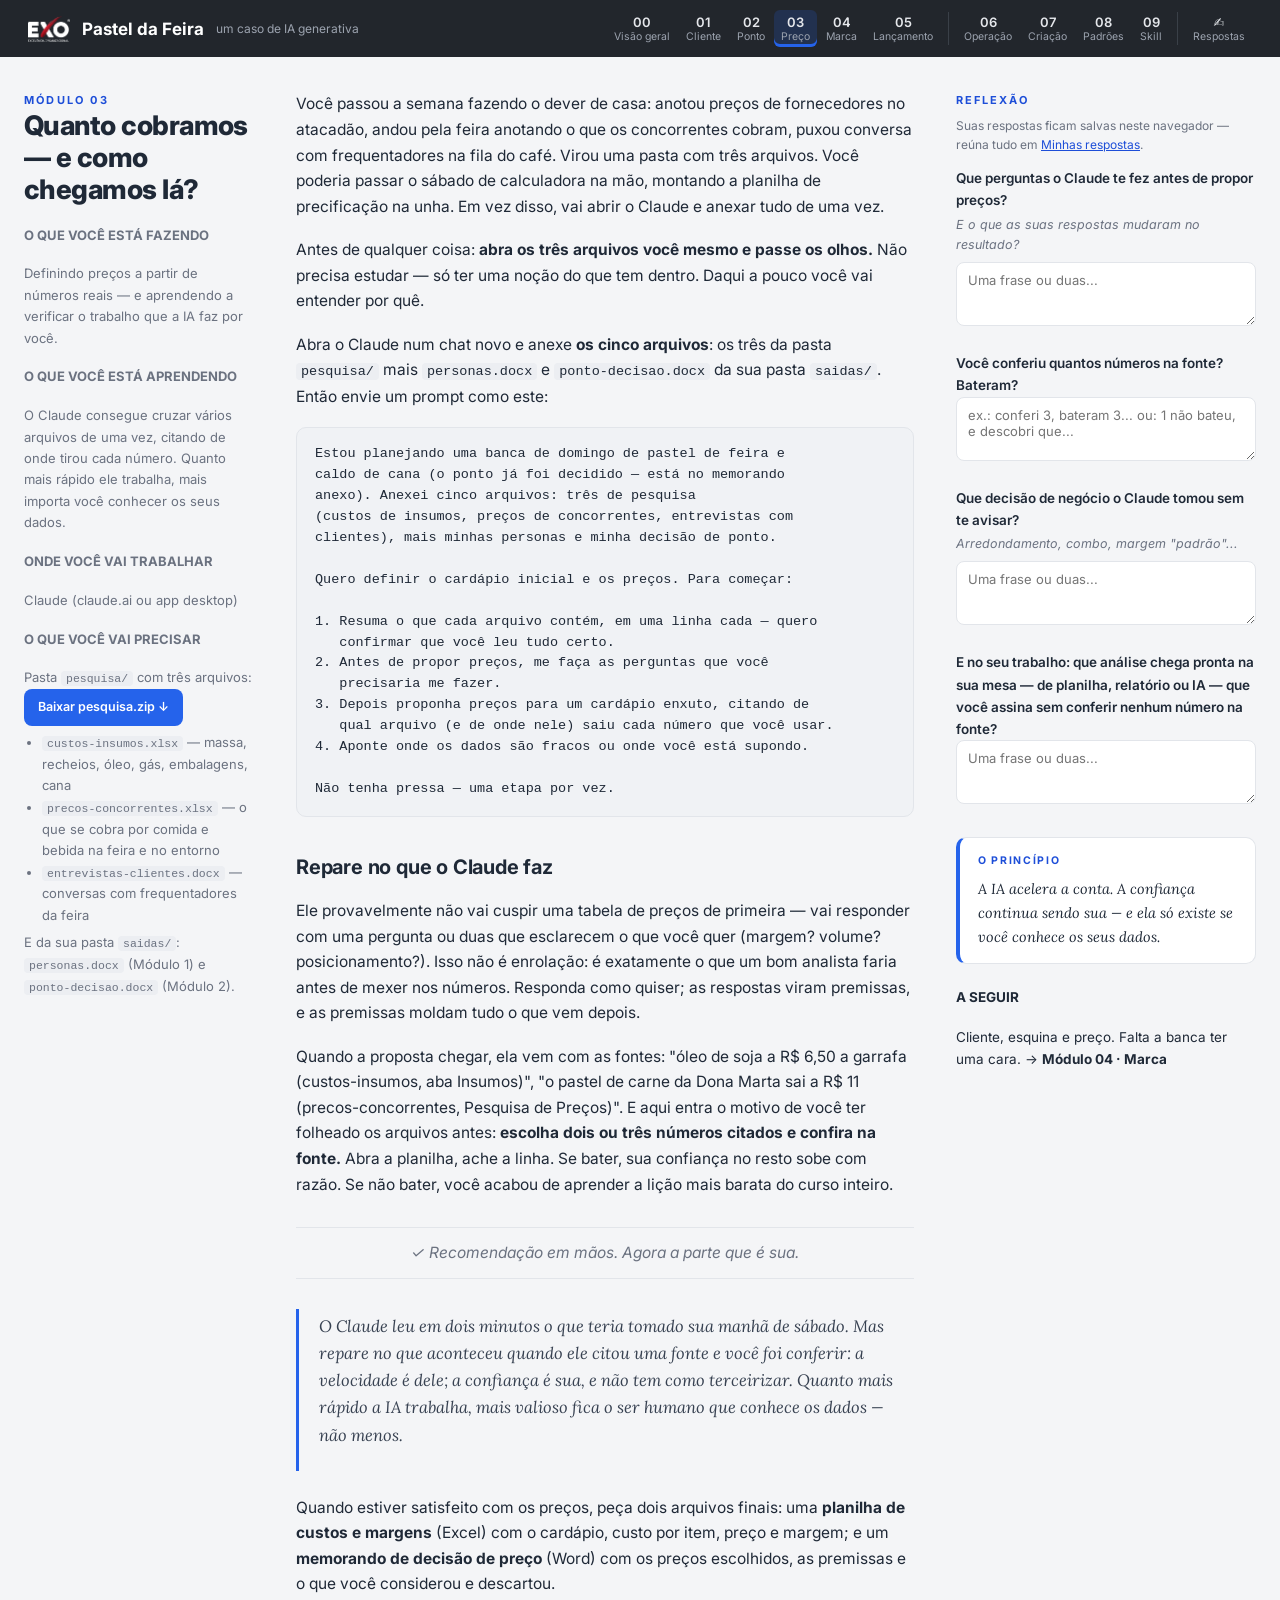
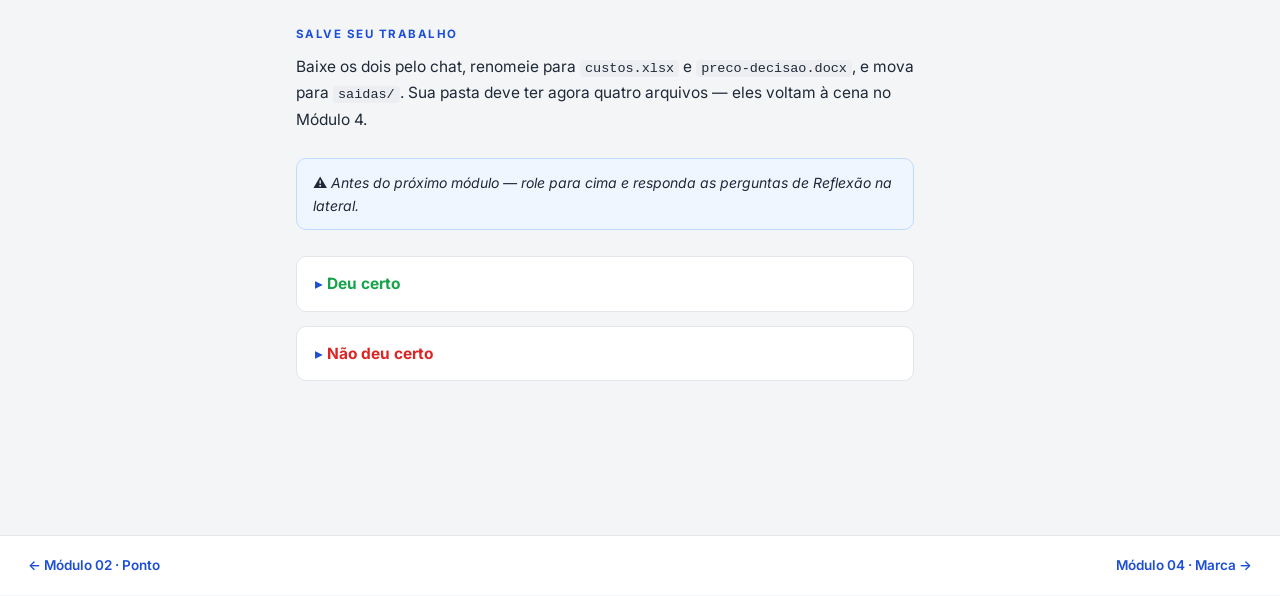
<file: modulo-03.html>
<!DOCTYPE html><html lang="pt-BR"><head><meta charset="utf-8">
<meta name="viewport" content="width=device-width, initial-scale=1">
<title>Módulo 03 · Preço · Pastel da Feira</title><link rel="stylesheet" href="style.css"></head><body>
<header class="site"><a class="brand" href="index.html"><img src="exo-logo.png" alt="EXO"> Pastel da Feira <small>um caso de IA generativa</small></a><nav class="mods"><a href="index.html"><b>00</b>Visão geral</a><a href="modulo-01.html"><b>01</b>Cliente</a><a href="modulo-02.html"><b>02</b>Ponto</a><a href="modulo-03.html" class="cur"><b>03</b>Preço</a><a href="modulo-04.html"><b>04</b>Marca</a><a href="modulo-05.html"><b>05</b>Lançamento</a><span class="sep"></span><a href="modulo-06.html"><b>06</b>Operação</a><a href="modulo-07.html"><b>07</b>Criação</a><a href="modulo-08.html"><b>08</b>Padrões</a><a href="modulo-09.html"><b>09</b>Skill</a><span class="sep"></span><a href="minhas-respostas.html"><b>✍</b>Respostas</a></nav></header>
<div class="wrap"><div class="grid">
<aside class="metabox"><div class="modnum">MÓDULO 03</div><h1>Quanto cobramos — e como chegamos lá?</h1><h4 class="kicker">O QUE VOCÊ ESTÁ FAZENDO</h4>
<p>Definindo preços a partir de números reais — e aprendendo a verificar o trabalho que a IA faz por você.</p>
<h4 class="kicker">O QUE VOCÊ ESTÁ APRENDENDO</h4>
<p>O Claude consegue cruzar vários arquivos de uma vez, citando de onde tirou cada número. Quanto mais rápido ele trabalha, mais importa você conhecer os seus dados.</p>
<h4 class="kicker">ONDE VOCÊ VAI TRABALHAR</h4>
<p>Claude (claude.ai ou app desktop)</p>
<h4 class="kicker">O QUE VOCÊ VAI PRECISAR</h4>
<p>Pasta <code>pesquisa/</code> com três arquivos: <strong><a class="btn small" href="arquivos/pesquisa.zip" download>Baixar pesquisa.zip ↓</a></strong></p>
<ul>
<li><code>custos-insumos.xlsx</code> — massa, recheios, óleo, gás, embalagens, cana</li>
<li><code>precos-concorrentes.xlsx</code> — o que se cobra por comida e bebida na feira e no entorno</li>
<li><code>entrevistas-clientes.docx</code> — conversas com frequentadores da feira</li>
</ul>
<p>E da sua pasta <code>saidas/</code>: <code>personas.docx</code> (Módulo 1) e <code>ponto-decisao.docx</code> (Módulo 2).</p></aside>
<article><p>Você passou a semana fazendo o dever de casa: anotou preços de fornecedores no atacadão, andou pela feira anotando o que os concorrentes cobram, puxou conversa com frequentadores na fila do café. Virou uma pasta com três arquivos. Você poderia passar o sábado de calculadora na mão, montando a planilha de precificação na unha. Em vez disso, vai abrir o Claude e anexar tudo de uma vez.</p>
<p>Antes de qualquer coisa: <strong>abra os três arquivos você mesmo e passe os olhos.</strong> Não precisa estudar — só ter uma noção do que tem dentro. Daqui a pouco você vai entender por quê.</p>
<p>Abra o Claude num chat novo e anexe <strong>os cinco arquivos</strong>: os três da pasta <code>pesquisa/</code> mais <code>personas.docx</code> e <code>ponto-decisao.docx</code> da sua pasta <code>saidas/</code>. Então envie um prompt como este:</p>
<pre><code>Estou planejando uma banca de domingo de pastel de feira e
caldo de cana (o ponto já foi decidido — está no memorando
anexo). Anexei cinco arquivos: três de pesquisa
(custos de insumos, preços de concorrentes, entrevistas com
clientes), mais minhas personas e minha decisão de ponto.

Quero definir o cardápio inicial e os preços. Para começar:

1. Resuma o que cada arquivo contém, em uma linha cada — quero
   confirmar que você leu tudo certo.
2. Antes de propor preços, me faça as perguntas que você
   precisaria me fazer.
3. Depois proponha preços para um cardápio enxuto, citando de
   qual arquivo (e de onde nele) saiu cada número que você usar.
4. Aponte onde os dados são fracos ou onde você está supondo.

Não tenha pressa — uma etapa por vez.</code></pre>
<h3>Repare no que o Claude faz</h3>
<p>Ele provavelmente não vai cuspir uma tabela de preços de primeira — vai responder com uma pergunta ou duas que esclarecem o que você quer (margem? volume? posicionamento?). Isso não é enrolação: é exatamente o que um bom analista faria antes de mexer nos números. Responda como quiser; as respostas viram premissas, e as premissas moldam tudo o que vem depois.</p>
<p>Quando a proposta chegar, ela vem com as fontes: "óleo de soja a R$ 6,50 a garrafa (custos-insumos, aba Insumos)", "o pastel de carne da Dona Marta sai a R$ 11 (precos-concorrentes, Pesquisa de Preços)". E aqui entra o motivo de você ter folheado os arquivos antes: <strong>escolha dois ou três números citados e confira na fonte.</strong> Abra a planilha, ache a linha. Se bater, sua confiança no resto sobe com razão. Se não bater, você acabou de aprender a lição mais barata do curso inteiro.</p>
<div class="checkpoint">✓ <em>Recomendação em mãos. Agora a parte que é sua.</em></div>
<blockquote><p>O Claude leu em dois minutos o que teria tomado sua manhã de sábado. Mas repare no que aconteceu quando ele citou uma fonte e você foi conferir: <em>a velocidade é dele; a confiança é sua, e não tem como terceirizar.</em> Quanto mais rápido a IA trabalha, mais valioso fica o ser humano que conhece os dados — não menos.</p></blockquote>
<p>Quando estiver satisfeito com os preços, peça dois arquivos finais: uma <strong>planilha de custos e margens</strong> (Excel) com o cardápio, custo por item, preço e margem; e um <strong>memorando de decisão de preço</strong> (Word) com os preços escolhidos, as premissas e o que você considerou e descartou.</p>
<h4 class="kicker">SALVE SEU TRABALHO</h4>
<p>Baixe os dois pelo chat, renomeie para <code>custos.xlsx</code> e <code>preco-decisao.docx</code>, e mova para <code>saidas/</code>. Sua pasta deve ter agora quatro arquivos — eles voltam à cena no Módulo 4.</p>
<div class="warn">⚠ <em>Antes do próximo módulo — role para cima e responda as perguntas de Reflexão na lateral.</em></div><details class="fb ok"><summary>Deu certo</summary><div class="inner"><p>Os números que você conferiu bateram com a fonte? Repare também em algo mais sutil: em algum momento o Claude provavelmente tomou uma decisão <em>de negócio</em> disfarçada de decisão <em>de cálculo</em> — arredondou um preço para R$ 10 "psicológico", sugeriu combo, escolheu uma margem "típica". Nada disso estava nos seus dados. São escolhas razoáveis, mas são escolhas — e agora são suas. Releia a proposta procurando por elas.</p></div></details><details class="fb nok"><summary>Não deu certo</summary><div class="inner"><ul>
<li><strong>O Claude pulou as perguntas e foi direto para a tabela.</strong> Responda: "volte à etapa 2 — que perguntas você me faria antes de propor preços?". A numeração do prompt existe para você poder apontar de volta para ela.</li>
<li><strong>Uma citação não bateu com a planilha.</strong> Diga exatamente isso: "você citou R$ X na aba Y, mas lá consta R$ Z — refaça os cálculos afetados". Veja o que mais muda; erros de leitura raramente vêm sozinhos.</li>
<li><strong>A resposta veio gigante e você se perdeu.</strong> Peça: "resuma a recomendação em uma tabela de no máximo 6 linhas: item, custo, preço, margem". Você pode pedir o detalhe de volta depois.</li>
<li><strong>Acabaram as mensagens do plano gratuito.</strong> Este é o módulo onde isso costuma acontecer — os arquivos consomem bastante. O Claude Pro resolve; suas saídas dos módulos anteriores continuam salvas na sua pasta.</li>
</ul></div></details></article>
<aside class="sidebar"><h2>REFLEXÃO</h2><p class="noprint" style="font-size:12px;color:var(--soft);margin-top:-8px">Suas respostas ficam salvas neste navegador — reúna tudo em <a href="minhas-respostas.html">Minhas respostas</a>.</p><div class="q"><div class="ql">Que perguntas o Claude te fez antes de propor preços?</div>
<div class="qh">E o que as suas respostas mudaram no resultado?</div>
<textarea placeholder="Uma frase ou duas..." data-k="modulo-03-q1"></textarea>
</div>
<div class="q"><div class="ql">Você conferiu quantos números na fonte? Bateram?</div>
<textarea placeholder="ex.: conferi 3, bateram 3... ou: 1 não bateu, e descobri que..." data-k="modulo-03-q2"></textarea>
</div>
<div class="q"><div class="ql">Que decisão de negócio o Claude tomou sem te avisar?</div>
<div class="qh">Arredondamento, combo, margem "padrão"...</div>
<textarea placeholder="Uma frase ou duas..." data-k="modulo-03-q3"></textarea>
</div>
<div class="q"><div class="ql">E no seu trabalho: que análise chega pronta na sua mesa — de planilha, relatório ou IA — que você assina sem conferir nenhum número na fonte?</div>
<textarea placeholder="Uma frase ou duas..." data-k="modulo-03-q4"></textarea>
</div>
<div class="principle"><span class="pl">O PRINCÍPIO</span>A IA acelera a conta. A confiança continua sendo sua — e ela só existe se você conhece os seus dados.</div>
<div class="next"><h4 class='kicker'>A SEGUIR</h4><p>Cliente, esquina e preço. Falta a banca ter uma cara. → <strong>Módulo 04 · Marca</strong></p></div></aside>
</div></div><footer class="mod"><a href="modulo-02.html">← Módulo 02 · Ponto</a><a href="modulo-04.html">Módulo 04 · Marca →</a></footer>
<script>document.querySelectorAll("textarea,input[type=text]").forEach(e=>{const k="pf-"+(e.dataset.k||Math.random());e.dataset.k&&(e.value=localStorage.getItem(k)||"");e.addEventListener("input",()=>localStorage.setItem(k,e.value))})</script></body></html>
</file>
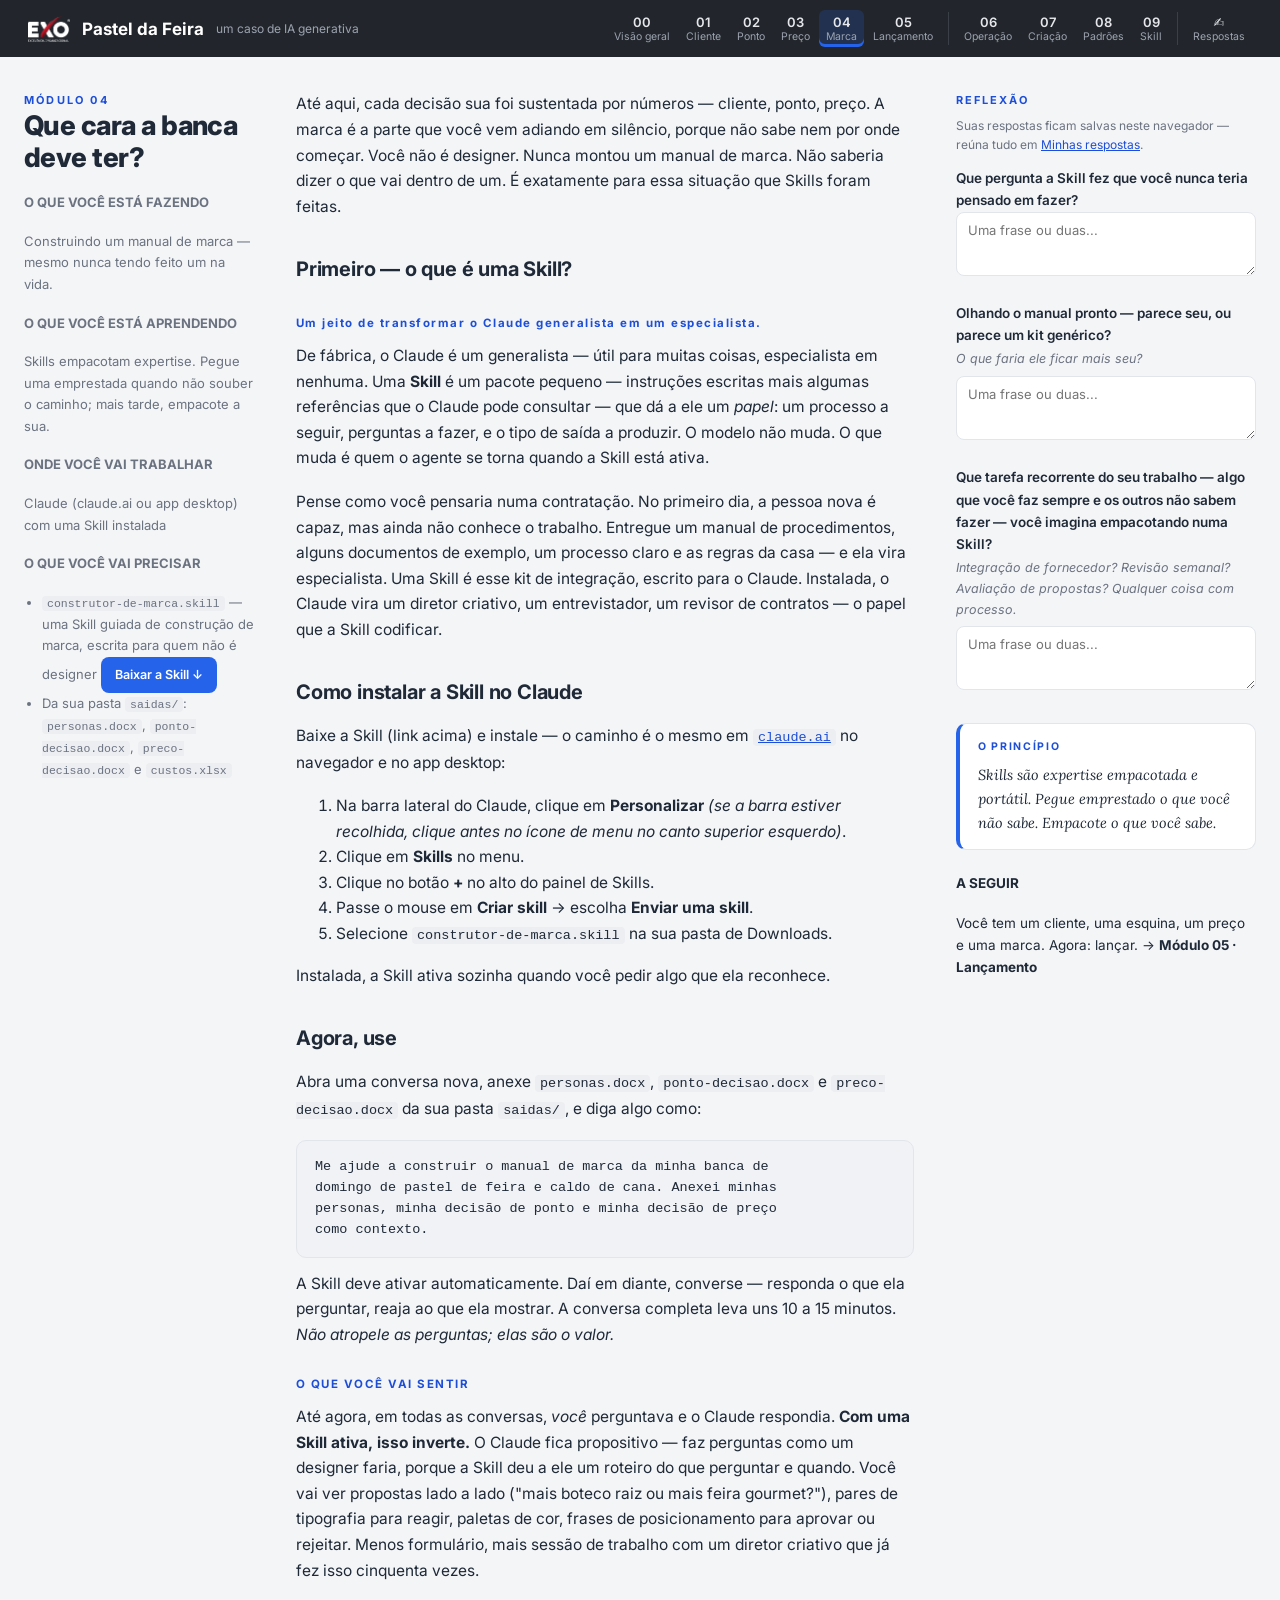
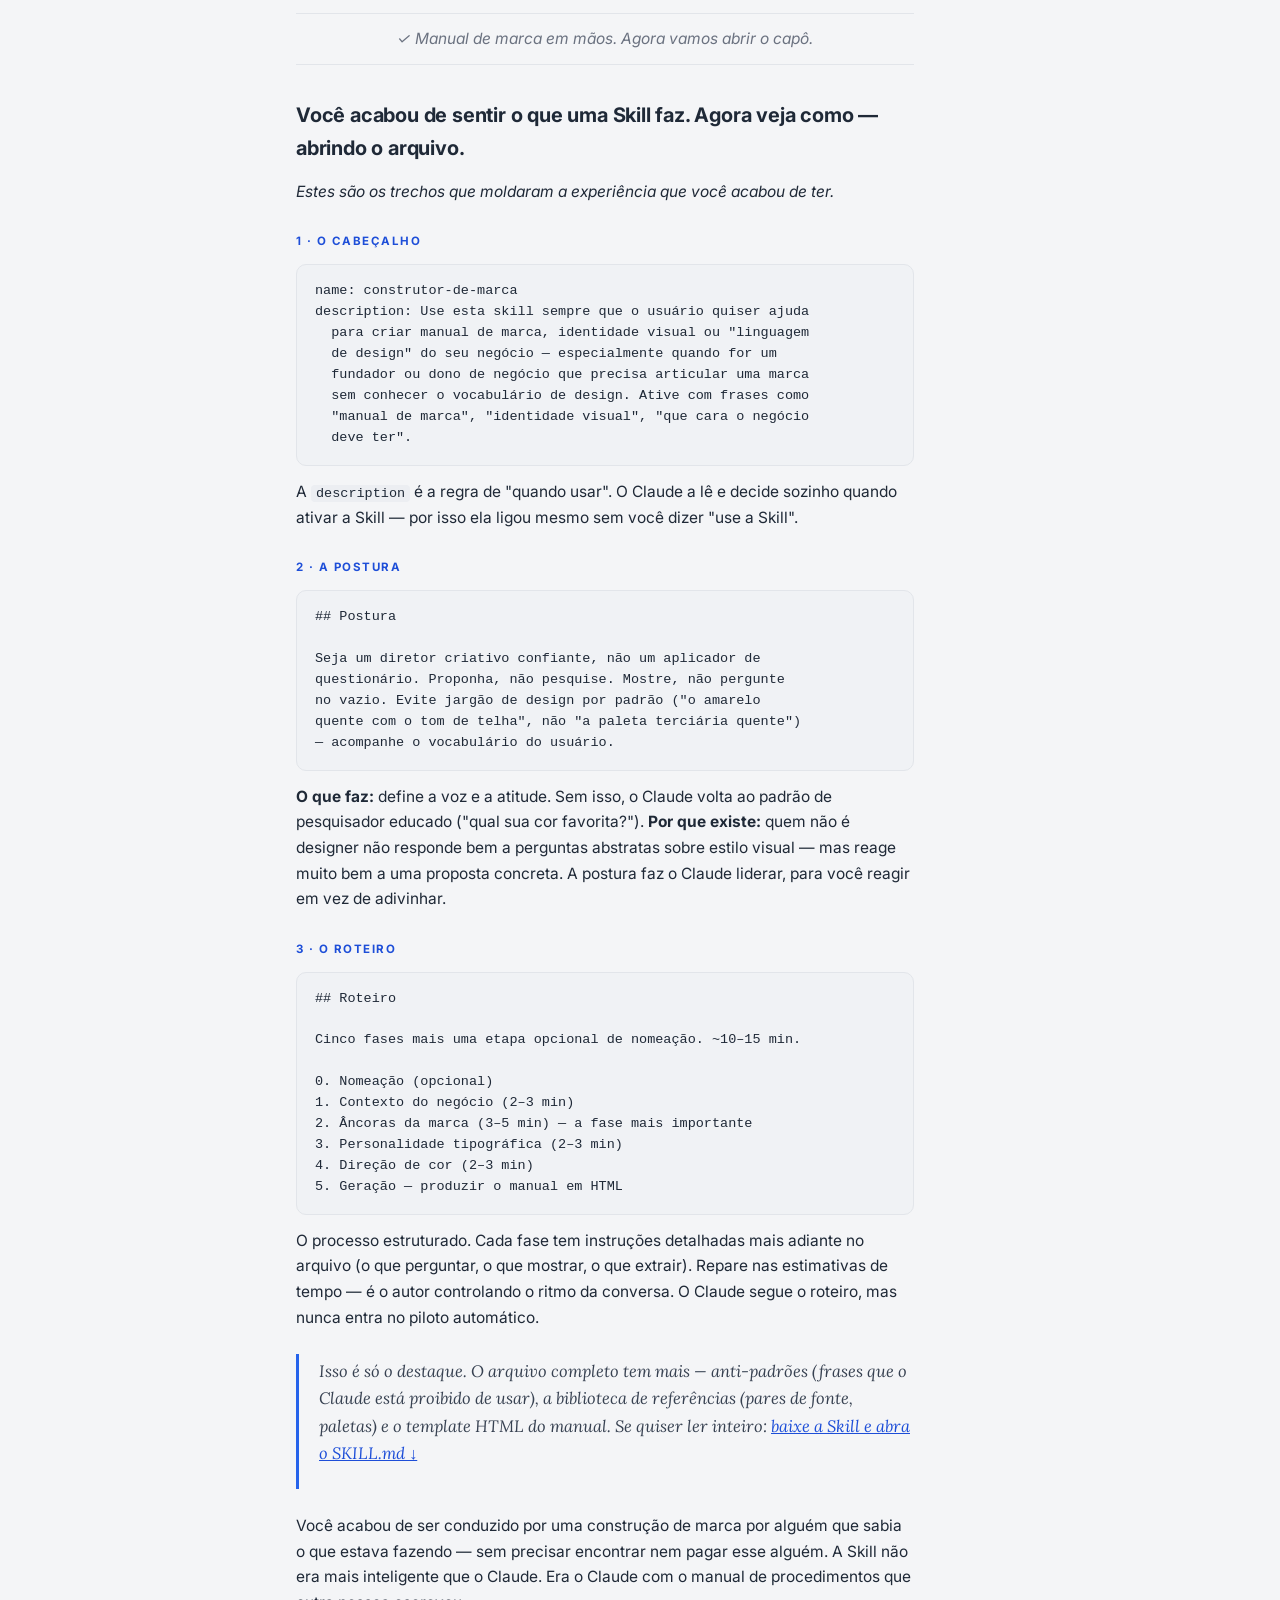
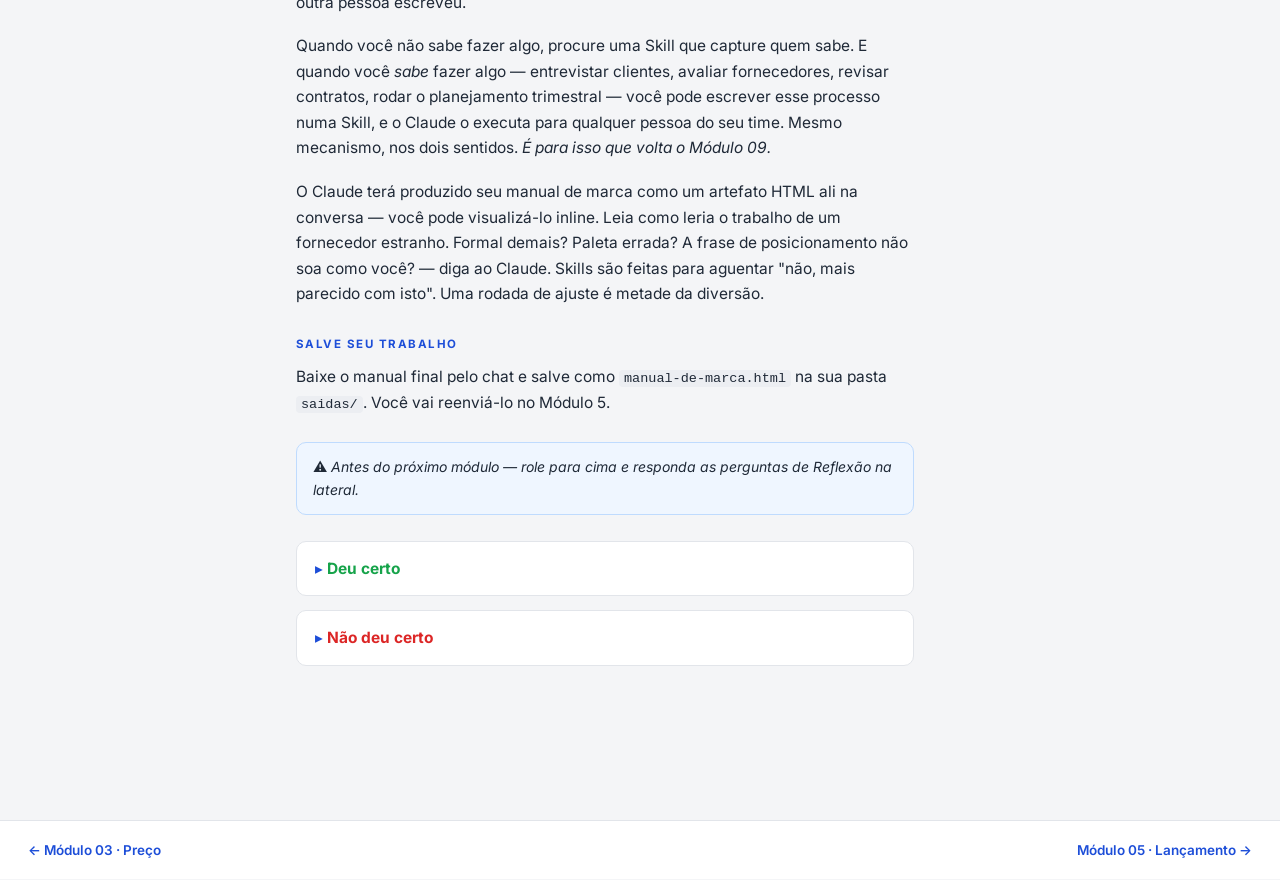
<file: modulo-04.html>
<!DOCTYPE html><html lang="pt-BR"><head><meta charset="utf-8">
<meta name="viewport" content="width=device-width, initial-scale=1">
<title>Módulo 04 · Marca · Pastel da Feira</title><link rel="stylesheet" href="style.css"></head><body>
<header class="site"><a class="brand" href="index.html"><img src="exo-logo.png" alt="EXO"> Pastel da Feira <small>um caso de IA generativa</small></a><nav class="mods"><a href="index.html"><b>00</b>Visão geral</a><a href="modulo-01.html"><b>01</b>Cliente</a><a href="modulo-02.html"><b>02</b>Ponto</a><a href="modulo-03.html"><b>03</b>Preço</a><a href="modulo-04.html" class="cur"><b>04</b>Marca</a><a href="modulo-05.html"><b>05</b>Lançamento</a><span class="sep"></span><a href="modulo-06.html"><b>06</b>Operação</a><a href="modulo-07.html"><b>07</b>Criação</a><a href="modulo-08.html"><b>08</b>Padrões</a><a href="modulo-09.html"><b>09</b>Skill</a><span class="sep"></span><a href="minhas-respostas.html"><b>✍</b>Respostas</a></nav></header>
<div class="wrap"><div class="grid">
<aside class="metabox"><div class="modnum">MÓDULO 04</div><h1>Que cara a banca deve ter?</h1><h4 class="kicker">O QUE VOCÊ ESTÁ FAZENDO</h4>
<p>Construindo um manual de marca — mesmo nunca tendo feito um na vida.</p>
<h4 class="kicker">O QUE VOCÊ ESTÁ APRENDENDO</h4>
<p>Skills empacotam expertise. Pegue uma emprestada quando não souber o caminho; mais tarde, empacote a sua.</p>
<h4 class="kicker">ONDE VOCÊ VAI TRABALHAR</h4>
<p>Claude (claude.ai ou app desktop) com uma Skill instalada</p>
<h4 class="kicker">O QUE VOCÊ VAI PRECISAR</h4>
<ul>
<li><code>construtor-de-marca.skill</code> — uma Skill guiada de construção de marca, escrita para quem não é designer <strong><a class="btn small" href="arquivos/construtor-de-marca.skill" download>Baixar a Skill ↓</a></strong></li>
<li>Da sua pasta <code>saidas/</code>: <code>personas.docx</code>, <code>ponto-decisao.docx</code>, <code>preco-decisao.docx</code> e <code>custos.xlsx</code></li>
</ul></aside>
<article><p>Até aqui, cada decisão sua foi sustentada por números — cliente, ponto, preço. A marca é a parte que você vem adiando em silêncio, porque não sabe nem por onde começar. Você não é designer. Nunca montou um manual de marca. Não saberia dizer o que vai dentro de um. É exatamente para essa situação que Skills foram feitas.</p>
<h3>Primeiro — o que é uma Skill?</h3>
<h4 class="kicker">Um jeito de transformar o Claude generalista em um especialista.</h4>
<p>De fábrica, o Claude é um generalista — útil para muitas coisas, especialista em nenhuma. Uma <strong>Skill</strong> é um pacote pequeno — instruções escritas mais algumas referências que o Claude pode consultar — que dá a ele um <em>papel</em>: um processo a seguir, perguntas a fazer, e o tipo de saída a produzir. O modelo não muda. O que muda é quem o agente se torna quando a Skill está ativa.</p>
<p>Pense como você pensaria numa contratação. No primeiro dia, a pessoa nova é capaz, mas ainda não conhece o trabalho. Entregue um manual de procedimentos, alguns documentos de exemplo, um processo claro e as regras da casa — e ela vira especialista. Uma Skill é esse kit de integração, escrito para o Claude. Instalada, o Claude vira um diretor criativo, um entrevistador, um revisor de contratos — o papel que a Skill codificar.</p>
<h3>Como instalar a Skill no Claude</h3>
<p>Baixe a Skill (link acima) e instale — o caminho é o mesmo em <a href="https://claude.ai" target="_blank" rel="noopener"><code>claude.ai</code></a> no navegador e no app desktop:</p>
<ol>
<li>Na barra lateral do Claude, clique em <strong>Personalizar</strong> <em>(se a barra estiver recolhida, clique antes no ícone de menu no canto superior esquerdo)</em>.</li>
<li>Clique em <strong>Skills</strong> no menu.</li>
<li>Clique no botão <strong>+</strong> no alto do painel de Skills.</li>
<li>Passe o mouse em <strong>Criar skill</strong> → escolha <strong>Enviar uma skill</strong>.</li>
<li>Selecione <code>construtor-de-marca.skill</code> na sua pasta de Downloads.</li>
</ol>
<p>Instalada, a Skill ativa sozinha quando você pedir algo que ela reconhece.</p>
<h3>Agora, use</h3>
<p>Abra uma conversa nova, anexe <code>personas.docx</code>, <code>ponto-decisao.docx</code> e <code>preco-decisao.docx</code> da sua pasta <code>saidas/</code>, e diga algo como:</p>
<pre><code>Me ajude a construir o manual de marca da minha banca de
domingo de pastel de feira e caldo de cana. Anexei minhas
personas, minha decisão de ponto e minha decisão de preço
como contexto.</code></pre>
<p>A Skill deve ativar automaticamente. Daí em diante, converse — responda o que ela perguntar, reaja ao que ela mostrar. A conversa completa leva uns 10 a 15 minutos. <em>Não atropele as perguntas; elas são o valor.</em></p>
<h4 class="kicker">O QUE VOCÊ VAI SENTIR</h4>
<p>Até agora, em todas as conversas, <em>você</em> perguntava e o Claude respondia. <strong>Com uma Skill ativa, isso inverte.</strong> O Claude fica propositivo — faz perguntas como um designer faria, porque a Skill deu a ele um roteiro do que perguntar e quando. Você vai ver propostas lado a lado ("mais boteco raiz ou mais feira gourmet?"), pares de tipografia para reagir, paletas de cor, frases de posicionamento para aprovar ou rejeitar. Menos formulário, mais sessão de trabalho com um diretor criativo que já fez isso cinquenta vezes.</p>
<div class="checkpoint">✓ <em>Manual de marca em mãos. Agora vamos abrir o capô.</em></div>
<h3>Você acabou de sentir o que uma Skill faz. Agora veja como — abrindo o arquivo.</h3>
<p><em>Estes são os trechos que moldaram a experiência que você acabou de ter.</em></p>
<h4 class="kicker">1 · O CABEÇALHO</h4>
<pre><code>name: construtor-de-marca
description: Use esta skill sempre que o usuário quiser ajuda
  para criar manual de marca, identidade visual ou &quot;linguagem
  de design&quot; do seu negócio — especialmente quando for um
  fundador ou dono de negócio que precisa articular uma marca
  sem conhecer o vocabulário de design. Ative com frases como
  &quot;manual de marca&quot;, &quot;identidade visual&quot;, &quot;que cara o negócio
  deve ter&quot;.</code></pre>
<p>A <code>description</code> é a regra de "quando usar". O Claude a lê e decide sozinho quando ativar a Skill — por isso ela ligou mesmo sem você dizer "use a Skill".</p>
<h4 class="kicker">2 · A POSTURA</h4>
<pre><code>## Postura

Seja um diretor criativo confiante, não um aplicador de
questionário. Proponha, não pesquise. Mostre, não pergunte
no vazio. Evite jargão de design por padrão (&quot;o amarelo
quente com o tom de telha&quot;, não &quot;a paleta terciária quente&quot;)
— acompanhe o vocabulário do usuário.</code></pre>
<p><strong>O que faz:</strong> define a voz e a atitude. Sem isso, o Claude volta ao padrão de pesquisador educado ("qual sua cor favorita?"). <strong>Por que existe:</strong> quem não é designer não responde bem a perguntas abstratas sobre estilo visual — mas reage muito bem a uma proposta concreta. A postura faz o Claude liderar, para você reagir em vez de adivinhar.</p>
<h4 class="kicker">3 · O ROTEIRO</h4>
<pre><code>## Roteiro

Cinco fases mais uma etapa opcional de nomeação. ~10–15 min.

0. Nomeação (opcional)
1. Contexto do negócio (2–3 min)
2. Âncoras da marca (3–5 min) — a fase mais importante
3. Personalidade tipográfica (2–3 min)
4. Direção de cor (2–3 min)
5. Geração — produzir o manual em HTML</code></pre>
<p>O processo estruturado. Cada fase tem instruções detalhadas mais adiante no arquivo (o que perguntar, o que mostrar, o que extrair). Repare nas estimativas de tempo — é o autor controlando o ritmo da conversa. O Claude segue o roteiro, mas nunca entra no piloto automático.</p>
<blockquote><p><em>Isso é só o destaque. O arquivo completo tem mais — anti-padrões (frases que o Claude está proibido de usar), a biblioteca de referências (pares de fonte, paletas) e o template HTML do manual. Se quiser ler inteiro:</em> <a href="arquivos/construtor-de-marca.skill" download>baixe a Skill e abra o SKILL.md ↓</a></p></blockquote>
<p>Você acabou de ser conduzido por uma construção de marca por alguém que sabia o que estava fazendo — sem precisar encontrar nem pagar esse alguém. A Skill não era mais inteligente que o Claude. Era o Claude com o manual de procedimentos que outra pessoa escreveu.</p>
<p>Quando você não sabe fazer algo, procure uma Skill que capture quem sabe. E quando você <em>sabe</em> fazer algo — entrevistar clientes, avaliar fornecedores, revisar contratos, rodar o planejamento trimestral — você pode escrever esse processo numa Skill, e o Claude o executa para qualquer pessoa do seu time. Mesmo mecanismo, nos dois sentidos. <em>É para isso que volta o Módulo 09.</em></p>
<p>O Claude terá produzido seu manual de marca como um artefato HTML ali na conversa — você pode visualizá-lo inline. Leia como leria o trabalho de um fornecedor estranho. Formal demais? Paleta errada? A frase de posicionamento não soa como você? — diga ao Claude. Skills são feitas para aguentar "não, mais parecido com isto". Uma rodada de ajuste é metade da diversão.</p>
<h4 class="kicker">SALVE SEU TRABALHO</h4>
<p>Baixe o manual final pelo chat e salve como <code>manual-de-marca.html</code> na sua pasta <code>saidas/</code>. Você vai reenviá-lo no Módulo 5.</p>
<div class="warn">⚠ <em>Antes do próximo módulo — role para cima e responda as perguntas de Reflexão na lateral.</em></div><details class="fb ok"><summary>Deu certo</summary><div class="inner"><p>A Skill perguntou, você reagiu, e no fim saiu um manual com nome, âncoras, tipografia e cores? Repare numa coisa antes de seguir: em que momento da conversa você sentiu que <em>tinha opinião</em> sobre design — você, que "não entende de design"? Provavelmente quando viu duas opções lado a lado. Esse é o truque central da Skill: ninguém sabe descrever a marca que quer, mas todo mundo sabe escolher entre duas propostas concretas. Guarde isso para quando for desenhar processos para outras pessoas.</p></div></details><details class="fb nok"><summary>Não deu certo</summary><div class="inner"><ul>
<li><strong>A Skill não ativou — o Claude respondeu genérico.</strong> Confirme a instalação (Personalizar → Skills → ela aparece na lista?). Se sim, mencione na mensagem: "use a skill construtor-de-marca". Mencionar o nome força a ativação.</li>
<li><strong>O upload da Skill falhou.</strong> Verifique se o arquivo ainda é <code>.skill</code> — alguns navegadores renomeiam para <code>.zip</code> no download. Renomeie de volta e tente de novo.</li>
<li><strong>A conversa virou questionário chato, sem propostas.</strong> A Skill perdeu a postura. Diga: "me mostre duas direções concretas lado a lado em vez de me perguntar". Ela retoma o papel.</li>
<li><strong>O manual saiu bonito mas não parece seu.</strong> Normal — é a primeira rodada. Aponte o que está errado em linguagem comum ("formal demais", "essas cores parecem farmácia") e peça nova versão. Refinar faz parte do uso, não é falha.</li>
</ul></div></details></article>
<aside class="sidebar"><h2>REFLEXÃO</h2><p class="noprint" style="font-size:12px;color:var(--soft);margin-top:-8px">Suas respostas ficam salvas neste navegador — reúna tudo em <a href="minhas-respostas.html">Minhas respostas</a>.</p><div class="q"><div class="ql">Que pergunta a Skill fez que você nunca teria pensado em fazer?</div>
<textarea placeholder="Uma frase ou duas..." data-k="modulo-04-q1"></textarea>
</div>
<div class="q"><div class="ql">Olhando o manual pronto — parece seu, ou parece um kit genérico?</div>
<div class="qh">O que faria ele ficar mais seu?</div>
<textarea placeholder="Uma frase ou duas..." data-k="modulo-04-q2"></textarea>
</div>
<div class="q"><div class="ql">Que tarefa recorrente do seu trabalho — algo que você faz sempre e os outros não sabem fazer — você imagina empacotando numa Skill?</div>
<div class="qh">Integração de fornecedor? Revisão semanal? Avaliação de propostas? Qualquer coisa com processo.</div>
<textarea placeholder="Uma frase ou duas..." data-k="modulo-04-q3"></textarea>
</div>
<div class="principle"><span class="pl">O PRINCÍPIO</span>Skills são expertise empacotada e portátil. Pegue emprestado o que você não sabe. Empacote o que você sabe.</div>
<div class="next"><h4 class='kicker'>A SEGUIR</h4><p>Você tem um cliente, uma esquina, um preço e uma marca. Agora: lançar. → <strong>Módulo 05 · Lançamento</strong></p></div></aside>
</div></div><footer class="mod"><a href="modulo-03.html">← Módulo 03 · Preço</a><a href="modulo-05.html">Módulo 05 · Lançamento →</a></footer>
<script>document.querySelectorAll("textarea,input[type=text]").forEach(e=>{const k="pf-"+(e.dataset.k||Math.random());e.dataset.k&&(e.value=localStorage.getItem(k)||"");e.addEventListener("input",()=>localStorage.setItem(k,e.value))})</script></body></html>
</file>
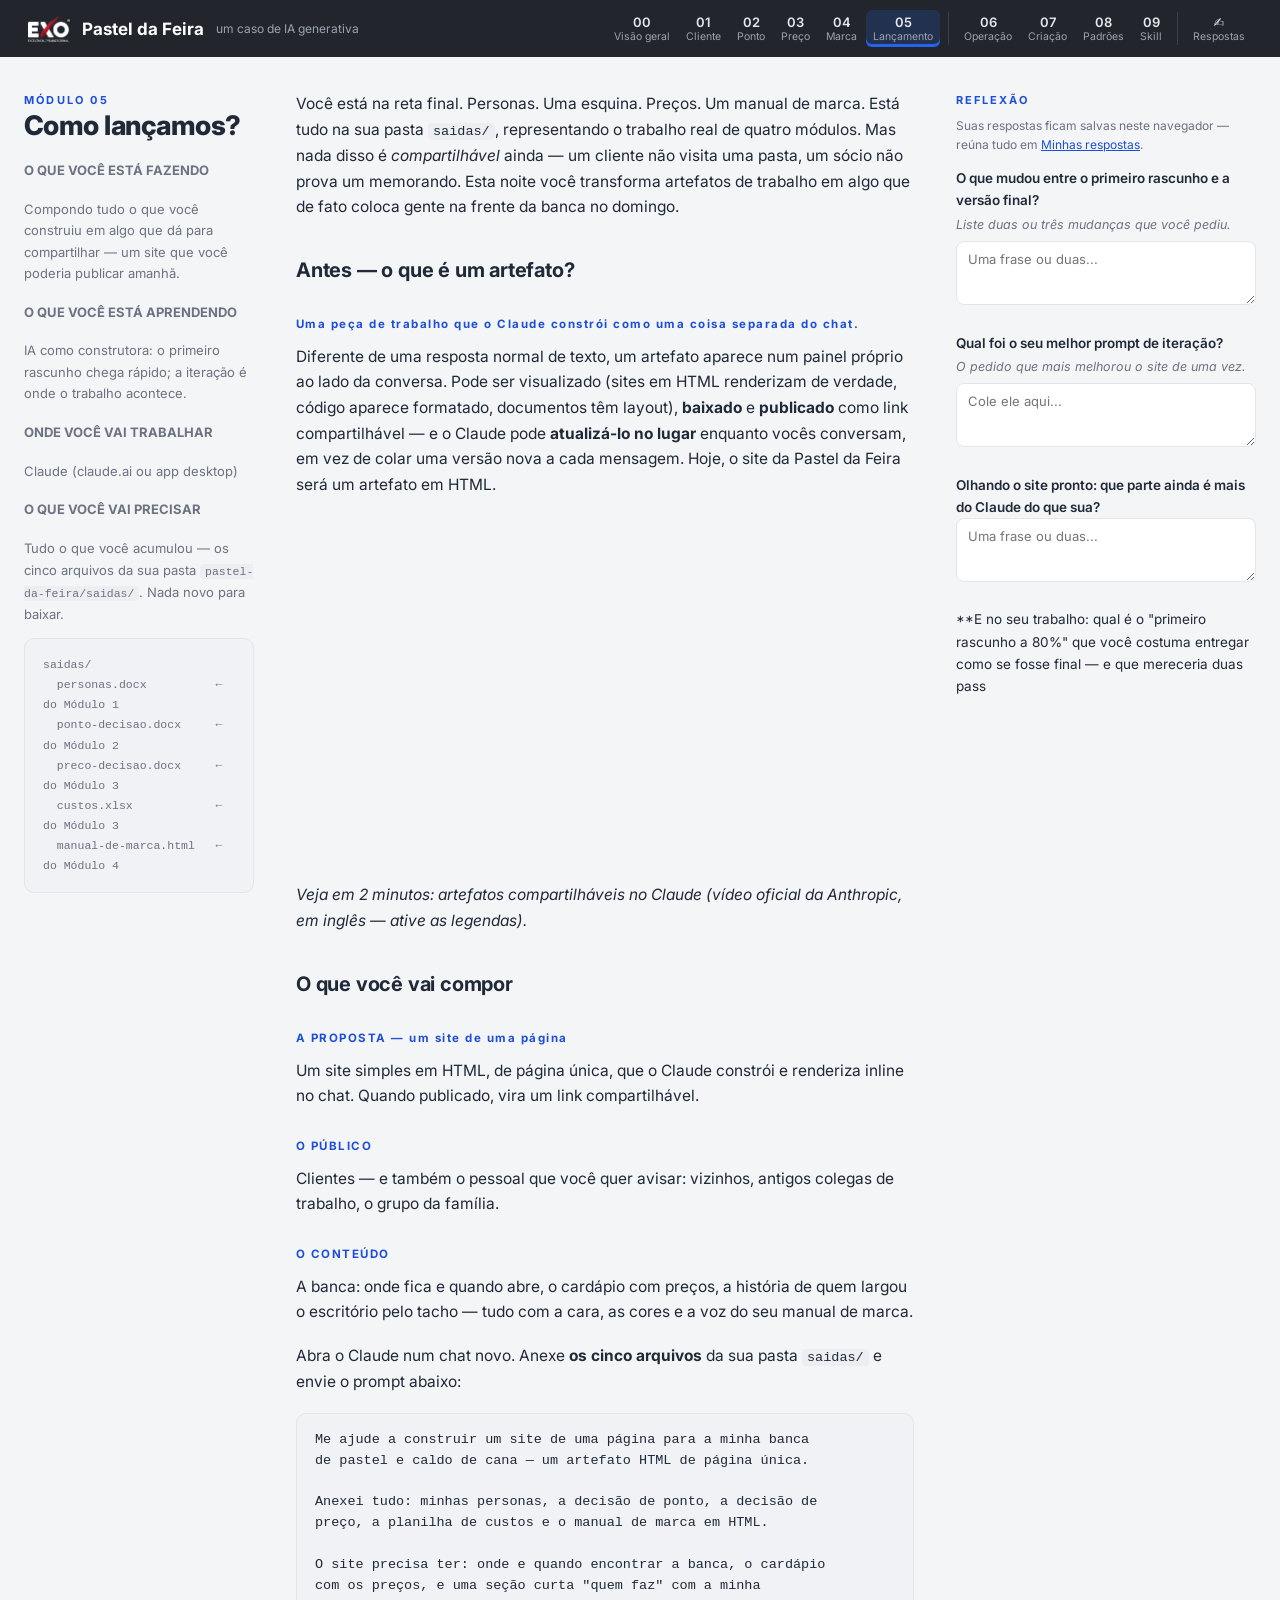
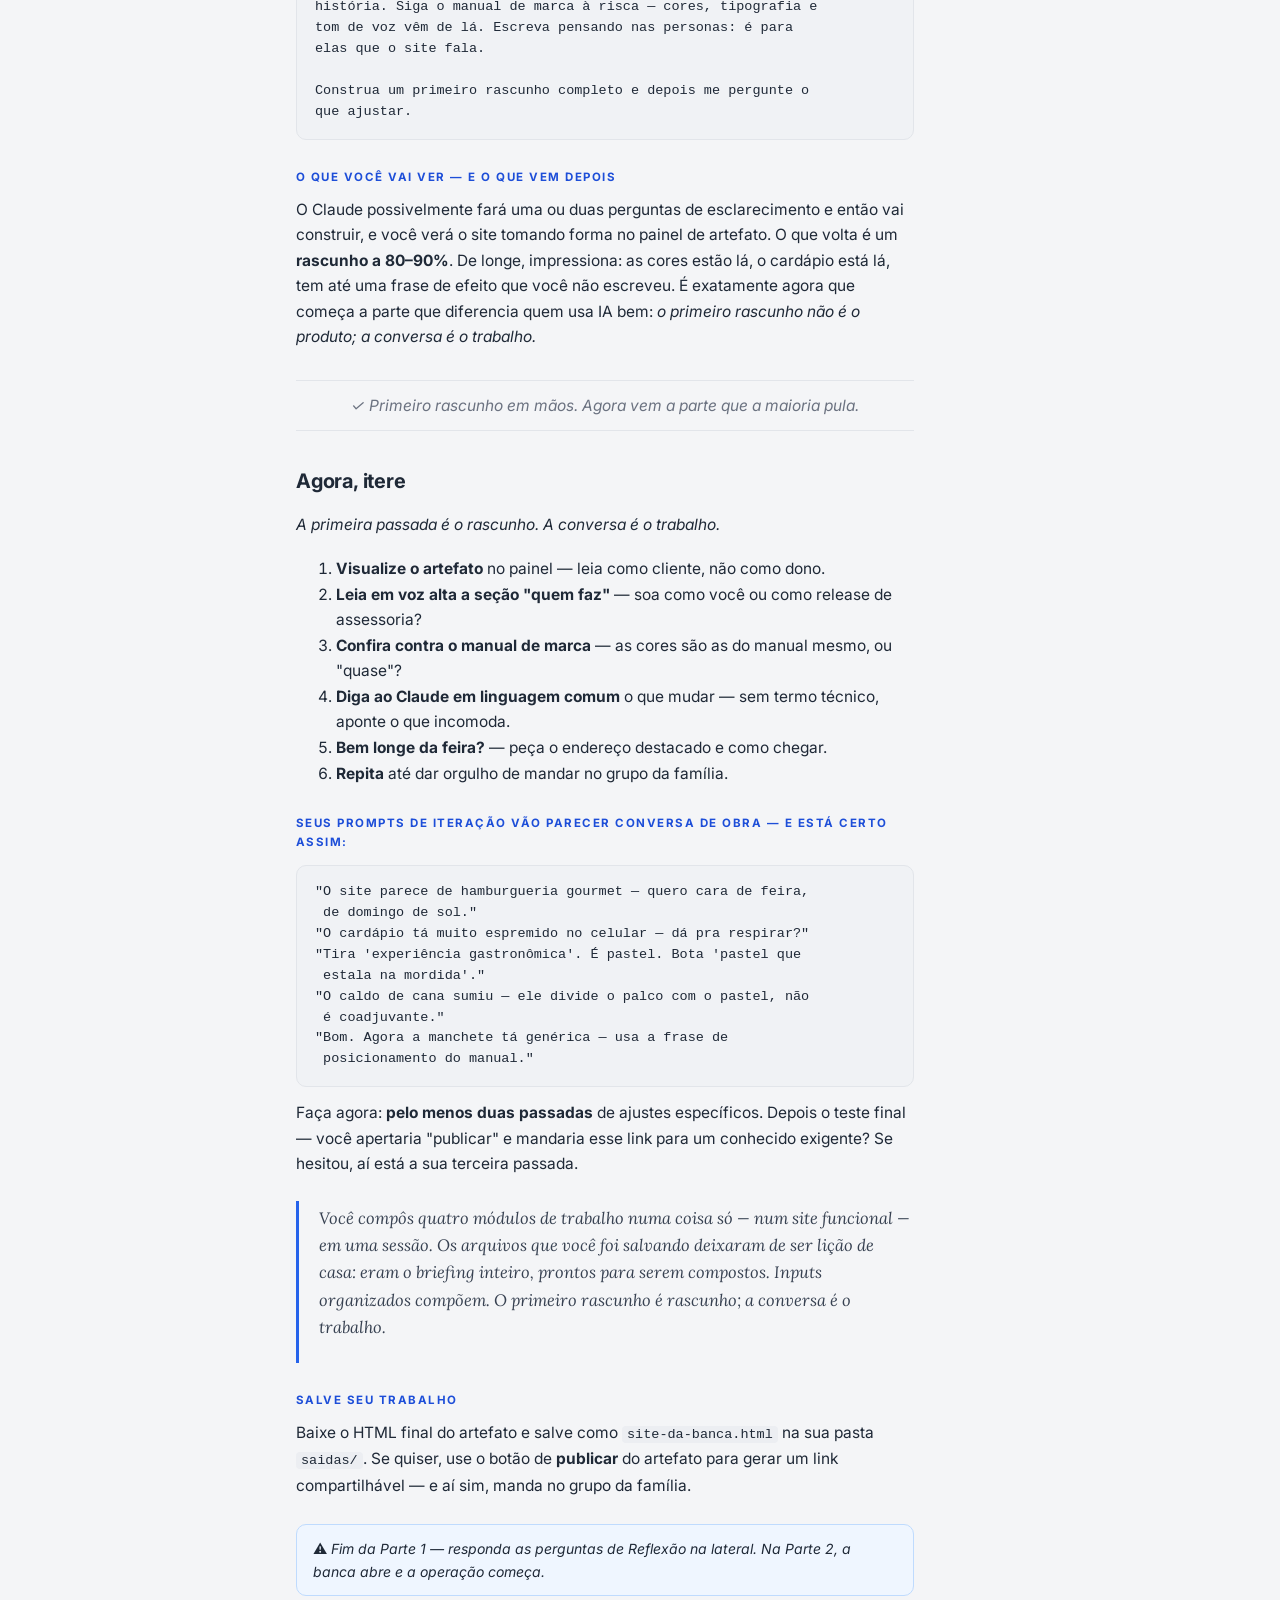
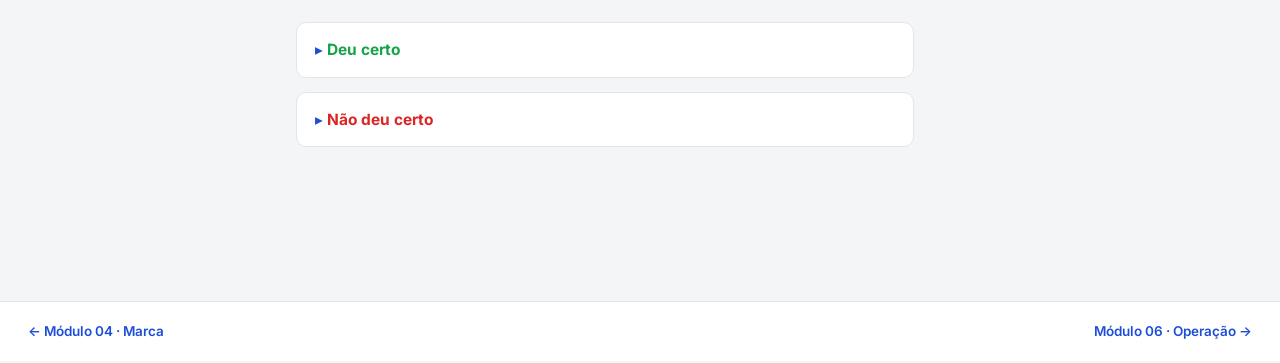
<file: modulo-05.html>
<!DOCTYPE html><html lang="pt-BR"><head><meta charset="utf-8">
<meta name="viewport" content="width=device-width, initial-scale=1">
<title>Módulo 05 · Lançamento · Pastel da Feira</title><link rel="stylesheet" href="style.css"></head><body>
<header class="site"><a class="brand" href="index.html"><img src="exo-logo.png" alt="EXO"> Pastel da Feira <small>um caso de IA generativa</small></a><nav class="mods"><a href="index.html"><b>00</b>Visão geral</a><a href="modulo-01.html"><b>01</b>Cliente</a><a href="modulo-02.html"><b>02</b>Ponto</a><a href="modulo-03.html"><b>03</b>Preço</a><a href="modulo-04.html"><b>04</b>Marca</a><a href="modulo-05.html" class="cur"><b>05</b>Lançamento</a><span class="sep"></span><a href="modulo-06.html"><b>06</b>Operação</a><a href="modulo-07.html"><b>07</b>Criação</a><a href="modulo-08.html"><b>08</b>Padrões</a><a href="modulo-09.html"><b>09</b>Skill</a><span class="sep"></span><a href="minhas-respostas.html"><b>✍</b>Respostas</a></nav></header>
<div class="wrap"><div class="grid">
<aside class="metabox"><div class="modnum">MÓDULO 05</div><h1>Como lançamos?</h1><h4 class="kicker">O QUE VOCÊ ESTÁ FAZENDO</h4>
<p>Compondo tudo o que você construiu em algo que dá para compartilhar — um site que você poderia publicar amanhã.</p>
<h4 class="kicker">O QUE VOCÊ ESTÁ APRENDENDO</h4>
<p>IA como construtora: o primeiro rascunho chega rápido; a iteração é onde o trabalho acontece.</p>
<h4 class="kicker">ONDE VOCÊ VAI TRABALHAR</h4>
<p>Claude (claude.ai ou app desktop)</p>
<h4 class="kicker">O QUE VOCÊ VAI PRECISAR</h4>
<p>Tudo o que você acumulou — os cinco arquivos da sua pasta <code>pastel-da-feira/saidas/</code>. Nada novo para baixar.</p>
<pre><code>saidas/
  personas.docx          ← do Módulo 1
  ponto-decisao.docx     ← do Módulo 2
  preco-decisao.docx     ← do Módulo 3
  custos.xlsx            ← do Módulo 3
  manual-de-marca.html   ← do Módulo 4</code></pre></aside>
<article><p>Você está na reta final. Personas. Uma esquina. Preços. Um manual de marca. Está tudo na sua pasta <code>saidas/</code>, representando o trabalho real de quatro módulos. Mas nada disso é <em>compartilhável</em> ainda — um cliente não visita uma pasta, um sócio não prova um memorando. Esta noite você transforma artefatos de trabalho em algo que de fato coloca gente na frente da banca no domingo.</p>
<h3>Antes — o que é um artefato?</h3>
<h4 class="kicker">Uma peça de trabalho que o Claude constrói como uma coisa separada do chat.</h4>
<p>Diferente de uma resposta normal de texto, um artefato aparece num painel próprio ao lado da conversa. Pode ser visualizado (sites em HTML renderizam de verdade, código aparece formatado, documentos têm layout), <strong>baixado</strong> e <strong>publicado</strong> como link compartilhável — e o Claude pode <strong>atualizá-lo no lugar</strong> enquanto vocês conversam, em vez de colar uma versão nova a cada mensagem. Hoje, o site da Pastel da Feira será um artefato em HTML.</p>
<div class="video"><iframe src="https://www.youtube.com/embed/cel1abeoaDM" title="Shareable Artifacts in Claude" allow="accelerometer; autoplay; clipboard-write; encrypted-media; gyroscope; picture-in-picture" allowfullscreen></iframe></div>
<p><em>Veja em 2 minutos: artefatos compartilháveis no Claude (vídeo oficial da Anthropic, em inglês — ative as legendas).</em></p>
<h3>O que você vai compor</h3>
<h4 class="kicker">A PROPOSTA — um site de uma página</h4>
<p>Um site simples em HTML, de página única, que o Claude constrói e renderiza inline no chat. Quando publicado, vira um link compartilhável.</p>
<h4 class="kicker">O PÚBLICO</h4>
<p>Clientes — e também o pessoal que você quer avisar: vizinhos, antigos colegas de trabalho, o grupo da família.</p>
<h4 class="kicker">O CONTEÚDO</h4>
<p>A banca: onde fica e quando abre, o cardápio com preços, a história de quem largou o escritório pelo tacho — tudo com a cara, as cores e a voz do seu manual de marca.</p>
<p>Abra o Claude num chat novo. Anexe <strong>os cinco arquivos</strong> da sua pasta <code>saidas/</code> e envie o prompt abaixo:</p>
<pre><code>Me ajude a construir um site de uma página para a minha banca
de pastel e caldo de cana — um artefato HTML de página única.

Anexei tudo: minhas personas, a decisão de ponto, a decisão de
preço, a planilha de custos e o manual de marca em HTML.

O site precisa ter: onde e quando encontrar a banca, o cardápio
com os preços, e uma seção curta &quot;quem faz&quot; com a minha
história. Siga o manual de marca à risca — cores, tipografia e
tom de voz vêm de lá. Escreva pensando nas personas: é para
elas que o site fala.

Construa um primeiro rascunho completo e depois me pergunte o
que ajustar.</code></pre>
<h4 class="kicker">O QUE VOCÊ VAI VER — E O QUE VEM DEPOIS</h4>
<p>O Claude possivelmente fará uma ou duas perguntas de esclarecimento e então vai construir, e você verá o site tomando forma no painel de artefato. O que volta é um <strong>rascunho a 80–90%</strong>. De longe, impressiona: as cores estão lá, o cardápio está lá, tem até uma frase de efeito que você não escreveu. É exatamente agora que começa a parte que diferencia quem usa IA bem: <em>o primeiro rascunho não é o produto; a conversa é o trabalho.</em></p>
<div class="checkpoint">✓ <em>Primeiro rascunho em mãos. Agora vem a parte que a maioria pula.</em></div>
<h3>Agora, itere</h3>
<p><em>A primeira passada é o rascunho. A conversa é o trabalho.</em></p>
<ol>
<li><strong>Visualize o artefato</strong> no painel — leia como cliente, não como dono.</li>
<li><strong>Leia em voz alta a seção "quem faz"</strong> — soa como você ou como release de assessoria?</li>
<li><strong>Confira contra o manual de marca</strong> — as cores são as do manual mesmo, ou "quase"?</li>
<li><strong>Diga ao Claude em linguagem comum</strong> o que mudar — sem termo técnico, aponte o que incomoda.</li>
<li><strong>Bem longe da feira?</strong> — peça o endereço destacado e como chegar.</li>
<li><strong>Repita</strong> até dar orgulho de mandar no grupo da família.</li>
</ol>
<h4 class="kicker">SEUS PROMPTS DE ITERAÇÃO VÃO PARECER CONVERSA DE OBRA — E ESTÁ CERTO ASSIM:</h4>
<pre><code>&quot;O site parece de hamburgueria gourmet — quero cara de feira,
 de domingo de sol.&quot;
&quot;O cardápio tá muito espremido no celular — dá pra respirar?&quot;
&quot;Tira &#x27;experiência gastronômica&#x27;. É pastel. Bota &#x27;pastel que
 estala na mordida&#x27;.&quot;
&quot;O caldo de cana sumiu — ele divide o palco com o pastel, não
 é coadjuvante.&quot;
&quot;Bom. Agora a manchete tá genérica — usa a frase de
 posicionamento do manual.&quot;</code></pre>
<p>Faça agora: <strong>pelo menos duas passadas</strong> de ajustes específicos. Depois o teste final — você apertaria "publicar" e mandaria esse link para um conhecido exigente? Se hesitou, aí está a sua terceira passada.</p>
<blockquote><p>Você compôs quatro módulos de trabalho numa coisa só — num site funcional — em uma sessão. Os arquivos que você foi salvando deixaram de ser lição de casa: eram o briefing inteiro, prontos para serem compostos. <em>Inputs organizados compõem. O primeiro rascunho é rascunho; a conversa é o trabalho.</em></p></blockquote>
<h4 class="kicker">SALVE SEU TRABALHO</h4>
<p>Baixe o HTML final do artefato e salve como <code>site-da-banca.html</code> na sua pasta <code>saidas/</code>. Se quiser, use o botão de <strong>publicar</strong> do artefato para gerar um link compartilhável — e aí sim, manda no grupo da família.</p>
<div class="warn">⚠ <em>Fim da Parte 1 — responda as perguntas de Reflexão na lateral. Na Parte 2, a banca abre e a operação começa.</em></div><details class="fb ok"><summary>Deu certo</summary><div class="inner"><p>O site renderizou com a sua marca e o seu cardápio? Antes de comemorar, faça o teste de estranho: mostre para alguém que não acompanhou nada disso e peça para a pessoa dizer, em 10 segundos, <em>o quê, onde e quanto</em>. Se ela tropeçar em qualquer um dos três, você sabe exatamente o que iterar. E note o que aconteceu nas suas passadas de ajuste: seus pedidos ficaram cada vez mais específicos. Rascunho → reação → pedido melhor → versão melhor. Esse ciclo é o jeito de trabalhar com IA construtora — em qualquer projeto, não só neste.</p></div></details><details class="fb nok"><summary>Não deu certo</summary><div class="inner"><ul>
<li><strong>O site veio sem as cores do manual.</strong> O Claude às vezes "se inspira" em vez de obedecer. Diga: "use exatamente as cores e fontes definidas no manual-de-marca.html — cite quais valores você está usando".</li>
<li><strong>O artefato não renderizou, só apareceu código.</strong> Procure o botão de visualização no painel do artefato (alterna entre código e prévia). Se não houver, peça: "renderize como artefato HTML visualizável".</li>
<li><strong>O Claude refez o site inteiro quando você pediu um ajuste pequeno.</strong> Peça: "altere apenas a seção do cardápio; mantenha todo o resto como está". Artefatos suportam atualização no lugar — exija isso.</li>
<li><strong>Acabaram as mensagens no meio da iteração.</strong> Este é o módulo mais longo. Seu progresso não some: o artefato fica na conversa. Volte mais tarde, ou — se estiver no plano gratuito — este é o empurrão final para o Pro.</li>
</ul></div></details></article>
<aside class="sidebar"><h2>REFLEXÃO</h2><p class="noprint" style="font-size:12px;color:var(--soft);margin-top:-8px">Suas respostas ficam salvas neste navegador — reúna tudo em <a href="minhas-respostas.html">Minhas respostas</a>.</p><div class="q"><div class="ql">O que mudou entre o primeiro rascunho e a versão final?</div>
<div class="qh">Liste duas ou três mudanças que você pediu.</div>
<textarea placeholder="Uma frase ou duas..." data-k="modulo-05-q1"></textarea>
</div>
<div class="q"><div class="ql">Qual foi o seu melhor prompt de iteração?</div>
<div class="qh">O pedido que mais melhorou o site de uma vez.</div>
<textarea placeholder="Cole ele aqui..." data-k="modulo-05-q2"></textarea>
</div>
<div class="q"><div class="ql">Olhando o site pronto: que parte ainda é mais do Claude do que sua?</div>
<textarea placeholder="Uma frase ou duas..." data-k="modulo-05-q3"></textarea>
</div>
<p style='font-size:13.5px'>**E no seu trabalho: qual é o "primeiro rascunho a 80%" que você costuma entregar como se fosse final — e que mereceria duas pass</p>

<div class="next"></div></aside>
</div></div><footer class="mod"><a href="modulo-04.html">← Módulo 04 · Marca</a><a href="modulo-06.html">Módulo 06 · Operação →</a></footer>
<script>document.querySelectorAll("textarea,input[type=text]").forEach(e=>{const k="pf-"+(e.dataset.k||Math.random());e.dataset.k&&(e.value=localStorage.getItem(k)||"");e.addEventListener("input",()=>localStorage.setItem(k,e.value))})</script></body></html>
</file>
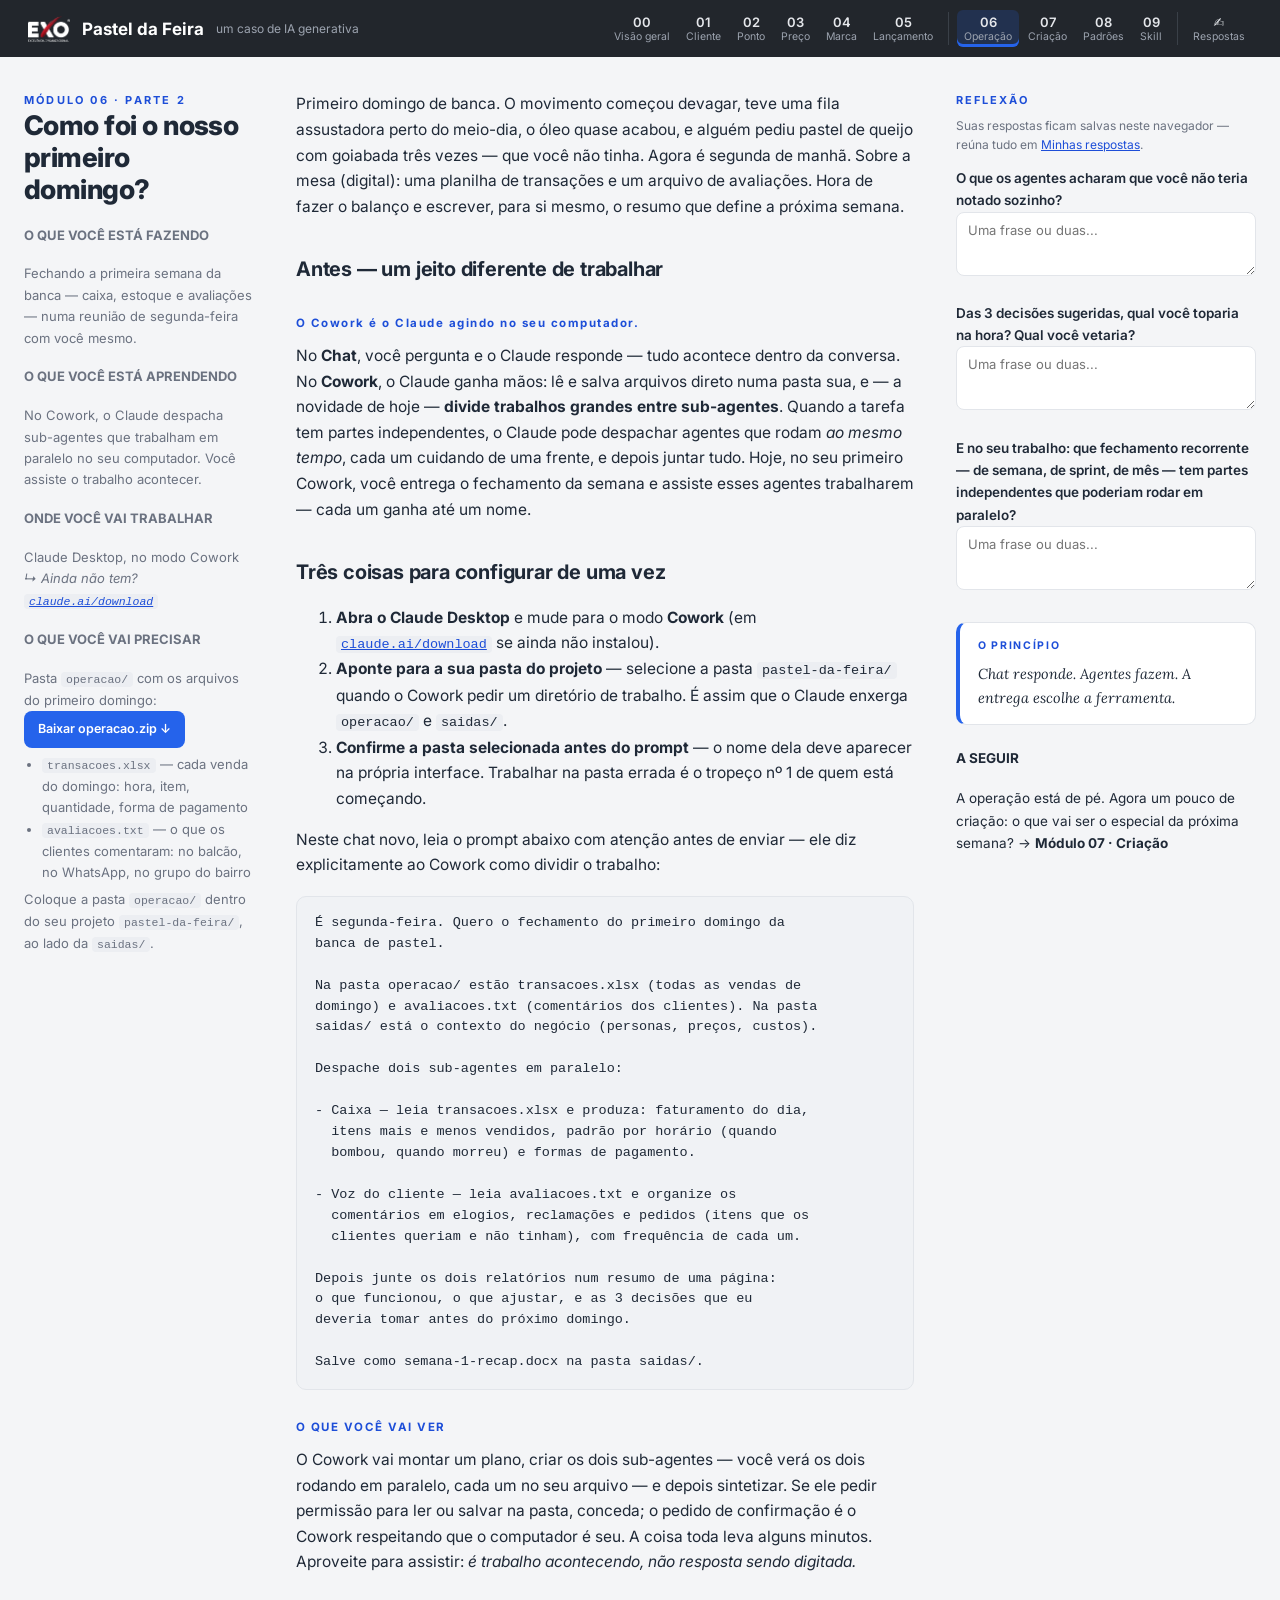
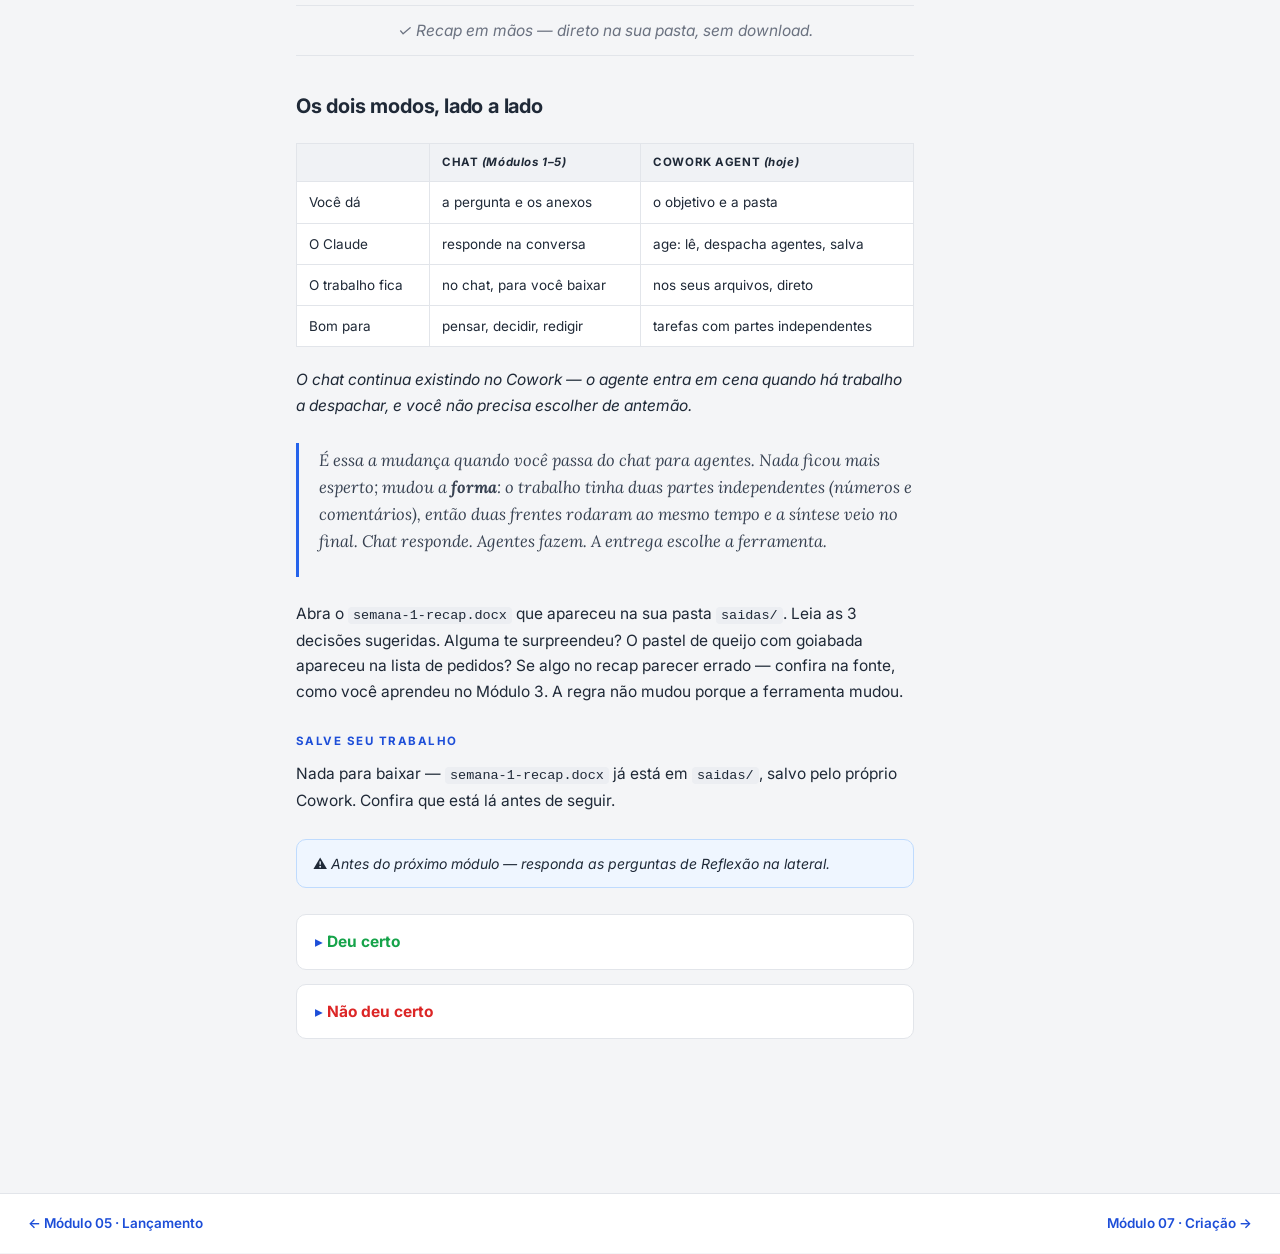
<file: modulo-06.html>
<!DOCTYPE html><html lang="pt-BR"><head><meta charset="utf-8">
<meta name="viewport" content="width=device-width, initial-scale=1">
<title>Módulo 06 · Operação · Pastel da Feira</title><link rel="stylesheet" href="style.css"></head><body>
<header class="site"><a class="brand" href="index.html"><img src="exo-logo.png" alt="EXO"> Pastel da Feira <small>um caso de IA generativa</small></a><nav class="mods"><a href="index.html"><b>00</b>Visão geral</a><a href="modulo-01.html"><b>01</b>Cliente</a><a href="modulo-02.html"><b>02</b>Ponto</a><a href="modulo-03.html"><b>03</b>Preço</a><a href="modulo-04.html"><b>04</b>Marca</a><a href="modulo-05.html"><b>05</b>Lançamento</a><span class="sep"></span><a href="modulo-06.html" class="cur"><b>06</b>Operação</a><a href="modulo-07.html"><b>07</b>Criação</a><a href="modulo-08.html"><b>08</b>Padrões</a><a href="modulo-09.html"><b>09</b>Skill</a><span class="sep"></span><a href="minhas-respostas.html"><b>✍</b>Respostas</a></nav></header>
<div class="wrap"><div class="grid">
<aside class="metabox"><div class="modnum">MÓDULO 06 · PARTE 2</div><h1>Como foi o nosso primeiro domingo?</h1><h4 class="kicker">O QUE VOCÊ ESTÁ FAZENDO</h4>
<p>Fechando a primeira semana da banca — caixa, estoque e avaliações — numa reunião de segunda-feira com você mesmo.</p>
<h4 class="kicker">O QUE VOCÊ ESTÁ APRENDENDO</h4>
<p>No Cowork, o Claude despacha sub-agentes que trabalham em paralelo no seu computador. Você assiste o trabalho acontecer.</p>
<h4 class="kicker">ONDE VOCÊ VAI TRABALHAR</h4>
<p>Claude Desktop, no modo Cowork <em>↳ Ainda não tem? <a href="https://claude.ai/download" target="_blank" rel="noopener"><code>claude.ai/download</code></a></em></p>
<h4 class="kicker">O QUE VOCÊ VAI PRECISAR</h4>
<p>Pasta <code>operacao/</code> com os arquivos do primeiro domingo: <strong><a class="btn small" href="arquivos/operacao.zip" download>Baixar operacao.zip ↓</a></strong></p>
<ul>
<li><code>transacoes.xlsx</code> — cada venda do domingo: hora, item, quantidade, forma de pagamento</li>
<li><code>avaliacoes.txt</code> — o que os clientes comentaram: no balcão, no WhatsApp, no grupo do bairro</li>
</ul>
<p>Coloque a pasta <code>operacao/</code> dentro do seu projeto <code>pastel-da-feira/</code>, ao lado da <code>saidas/</code>.</p></aside>
<article><p>Primeiro domingo de banca. O movimento começou devagar, teve uma fila assustadora perto do meio-dia, o óleo quase acabou, e alguém pediu pastel de queijo com goiabada três vezes — que você não tinha. Agora é segunda de manhã. Sobre a mesa (digital): uma planilha de transações e um arquivo de avaliações. Hora de fazer o balanço e escrever, para si mesmo, o resumo que define a próxima semana.</p>
<h3>Antes — um jeito diferente de trabalhar</h3>
<h4 class="kicker">O Cowork é o Claude agindo no seu computador.</h4>
<p>No <strong>Chat</strong>, você pergunta e o Claude responde — tudo acontece dentro da conversa. No <strong>Cowork</strong>, o Claude ganha mãos: lê e salva arquivos direto numa pasta sua, e — a novidade de hoje — <strong>divide trabalhos grandes entre sub-agentes</strong>. Quando a tarefa tem partes independentes, o Claude pode despachar agentes que rodam <em>ao mesmo tempo</em>, cada um cuidando de uma frente, e depois juntar tudo. Hoje, no seu primeiro Cowork, você entrega o fechamento da semana e assiste esses agentes trabalharem — cada um ganha até um nome.</p>
<h3>Três coisas para configurar de uma vez</h3>
<ol>
<li><strong>Abra o Claude Desktop</strong> e mude para o modo <strong>Cowork</strong> (em <a href="https://claude.ai/download" target="_blank" rel="noopener"><code>claude.ai/download</code></a> se ainda não instalou).</li>
<li><strong>Aponte para a sua pasta do projeto</strong> — selecione a pasta <code>pastel-da-feira/</code> quando o Cowork pedir um diretório de trabalho. É assim que o Claude enxerga <code>operacao/</code> e <code>saidas/</code>.</li>
<li><strong>Confirme a pasta selecionada antes do prompt</strong> — o nome dela deve aparecer na própria interface. Trabalhar na pasta errada é o tropeço nº 1 de quem está começando.</li>
</ol>
<p>Neste chat novo, leia o prompt abaixo com atenção antes de enviar — ele diz explicitamente ao Cowork como dividir o trabalho:</p>
<pre><code>É segunda-feira. Quero o fechamento do primeiro domingo da
banca de pastel.

Na pasta operacao/ estão transacoes.xlsx (todas as vendas de
domingo) e avaliacoes.txt (comentários dos clientes). Na pasta
saidas/ está o contexto do negócio (personas, preços, custos).

Despache dois sub-agentes em paralelo:

- Caixa — leia transacoes.xlsx e produza: faturamento do dia,
  itens mais e menos vendidos, padrão por horário (quando
  bombou, quando morreu) e formas de pagamento.

- Voz do cliente — leia avaliacoes.txt e organize os
  comentários em elogios, reclamações e pedidos (itens que os
  clientes queriam e não tinham), com frequência de cada um.

Depois junte os dois relatórios num resumo de uma página:
o que funcionou, o que ajustar, e as 3 decisões que eu
deveria tomar antes do próximo domingo.

Salve como semana-1-recap.docx na pasta saidas/.</code></pre>
<h4 class="kicker">O QUE VOCÊ VAI VER</h4>
<p>O Cowork vai montar um plano, criar os dois sub-agentes — você verá os dois rodando em paralelo, cada um no seu arquivo — e depois sintetizar. Se ele pedir permissão para ler ou salvar na pasta, conceda; o pedido de confirmação é o Cowork respeitando que o computador é seu. A coisa toda leva alguns minutos. Aproveite para assistir: <em>é trabalho acontecendo, não resposta sendo digitada.</em></p>
<div class="checkpoint">✓ <em>Recap em mãos — direto na sua pasta, sem download.</em></div>
<h3>Os dois modos, lado a lado</h3>
<table><tr><th></th><th><strong>CHAT</strong> <em>(Módulos 1–5)</em></th><th><strong>COWORK AGENT</strong> <em>(hoje)</em></th></tr><tr><td>Você dá</td><td>a pergunta e os anexos</td><td>o objetivo e a pasta</td></tr><tr><td>O Claude</td><td>responde na conversa</td><td>age: lê, despacha agentes, salva</td></tr><tr><td>O trabalho fica</td><td>no chat, para você baixar</td><td>nos seus arquivos, direto</td></tr><tr><td>Bom para</td><td>pensar, decidir, redigir</td><td>tarefas com partes independentes</td></tr></table>
<p><em>O chat continua existindo no Cowork — o agente entra em cena quando há trabalho a despachar, e você não precisa escolher de antemão.</em></p>
<blockquote><p>É essa a mudança quando você passa do chat para agentes. Nada ficou mais esperto; mudou a <strong>forma</strong>: o trabalho tinha duas partes independentes (números e comentários), então duas frentes rodaram ao mesmo tempo e a síntese veio no final. <em>Chat responde. Agentes fazem. A entrega escolhe a ferramenta.</em></p></blockquote>
<p>Abra o <code>semana-1-recap.docx</code> que apareceu na sua pasta <code>saidas/</code>. Leia as 3 decisões sugeridas. Alguma te surpreendeu? O pastel de queijo com goiabada apareceu na lista de pedidos? Se algo no recap parecer errado — confira na fonte, como você aprendeu no Módulo 3. A regra não mudou porque a ferramenta mudou.</p>
<h4 class="kicker">SALVE SEU TRABALHO</h4>
<p>Nada para baixar — <code>semana-1-recap.docx</code> já está em <code>saidas/</code>, salvo pelo próprio Cowork. Confira que está lá antes de seguir.</p>
<div class="warn">⚠ <em>Antes do próximo módulo — responda as perguntas de Reflexão na lateral.</em></div><details class="fb ok"><summary>Deu certo</summary><div class="inner"><p>Viu os dois agentes rodarem e o recap aparecer na pasta? Repare no detalhe mais importante: você definiu <em>como dividir o trabalho</em> (caixa vs. voz do cliente) no próprio prompt. O Cowork saberia se dividir sozinho, mas quem conhece as costuras do trabalho divide melhor — e isso é uma habilidade sua, não da ferramenta. Guarde: ela volta no Módulo 8 com nome próprio.</p></div></details><details class="fb nok"><summary>Não deu certo</summary><div class="inner"><ul>
<li><strong>O Cowork não achou os arquivos.</strong> Quase sempre é pasta errada. Confirme que selecionou <code>pastel-da-feira/</code> (a pasta-mãe), não <code>operacao/</code> — o prompt usa caminhos relativos a ela.</li>
<li><strong>Rodou tudo num agente só, sem paralelo.</strong> Acontece quando a tarefa parece pequena demais. Reforce: "use dois sub-agentes em paralelo, um por arquivo". Se ainda assim rodar em série, o resultado é o mesmo — o paralelo é eficiência, não mágica.</li>
<li><strong>O Cowork pediu permissões e você negou sem querer.</strong> Sem pânico: peça "tente salvar de novo" e conceda desta vez. As permissões existem para a IA nunca mexer na sua máquina sem você ver.</li>
<li><strong>O recap veio raso.</strong> Dê critério: "no relatório do Caixa, quero os números por hora; na Voz do cliente, quero contagem por tema". Agente também trabalha melhor com briefing — Módulo 1, sempre.</li>
</ul></div></details></article>
<aside class="sidebar"><h2>REFLEXÃO</h2><p class="noprint" style="font-size:12px;color:var(--soft);margin-top:-8px">Suas respostas ficam salvas neste navegador — reúna tudo em <a href="minhas-respostas.html">Minhas respostas</a>.</p><div class="q"><div class="ql">O que os agentes acharam que você não teria notado sozinho?</div>
<textarea placeholder="Uma frase ou duas..." data-k="modulo-06-q1"></textarea>
</div>
<div class="q"><div class="ql">Das 3 decisões sugeridas, qual você toparia na hora? Qual você vetaria?</div>
<textarea placeholder="Uma frase ou duas..." data-k="modulo-06-q2"></textarea>
</div>
<div class="q"><div class="ql">E no seu trabalho: que fechamento recorrente — de semana, de sprint, de mês — tem partes independentes que poderiam rodar em paralelo?</div>
<textarea placeholder="Uma frase ou duas..." data-k="modulo-06-q3"></textarea>
</div>
<div class="principle"><span class="pl">O PRINCÍPIO</span>Chat responde. Agentes fazem. A entrega escolhe a ferramenta.</div>
<div class="next"><h4 class='kicker'>A SEGUIR</h4><p>A operação está de pé. Agora um pouco de criação: o que vai ser o especial da próxima semana? → <strong>Módulo 07 · Criação</strong></p></div></aside>
</div></div><footer class="mod"><a href="modulo-05.html">← Módulo 05 · Lançamento</a><a href="modulo-07.html">Módulo 07 · Criação →</a></footer>
<script>document.querySelectorAll("textarea,input[type=text]").forEach(e=>{const k="pf-"+(e.dataset.k||Math.random());e.dataset.k&&(e.value=localStorage.getItem(k)||"");e.addEventListener("input",()=>localStorage.setItem(k,e.value))})</script></body></html>
</file>
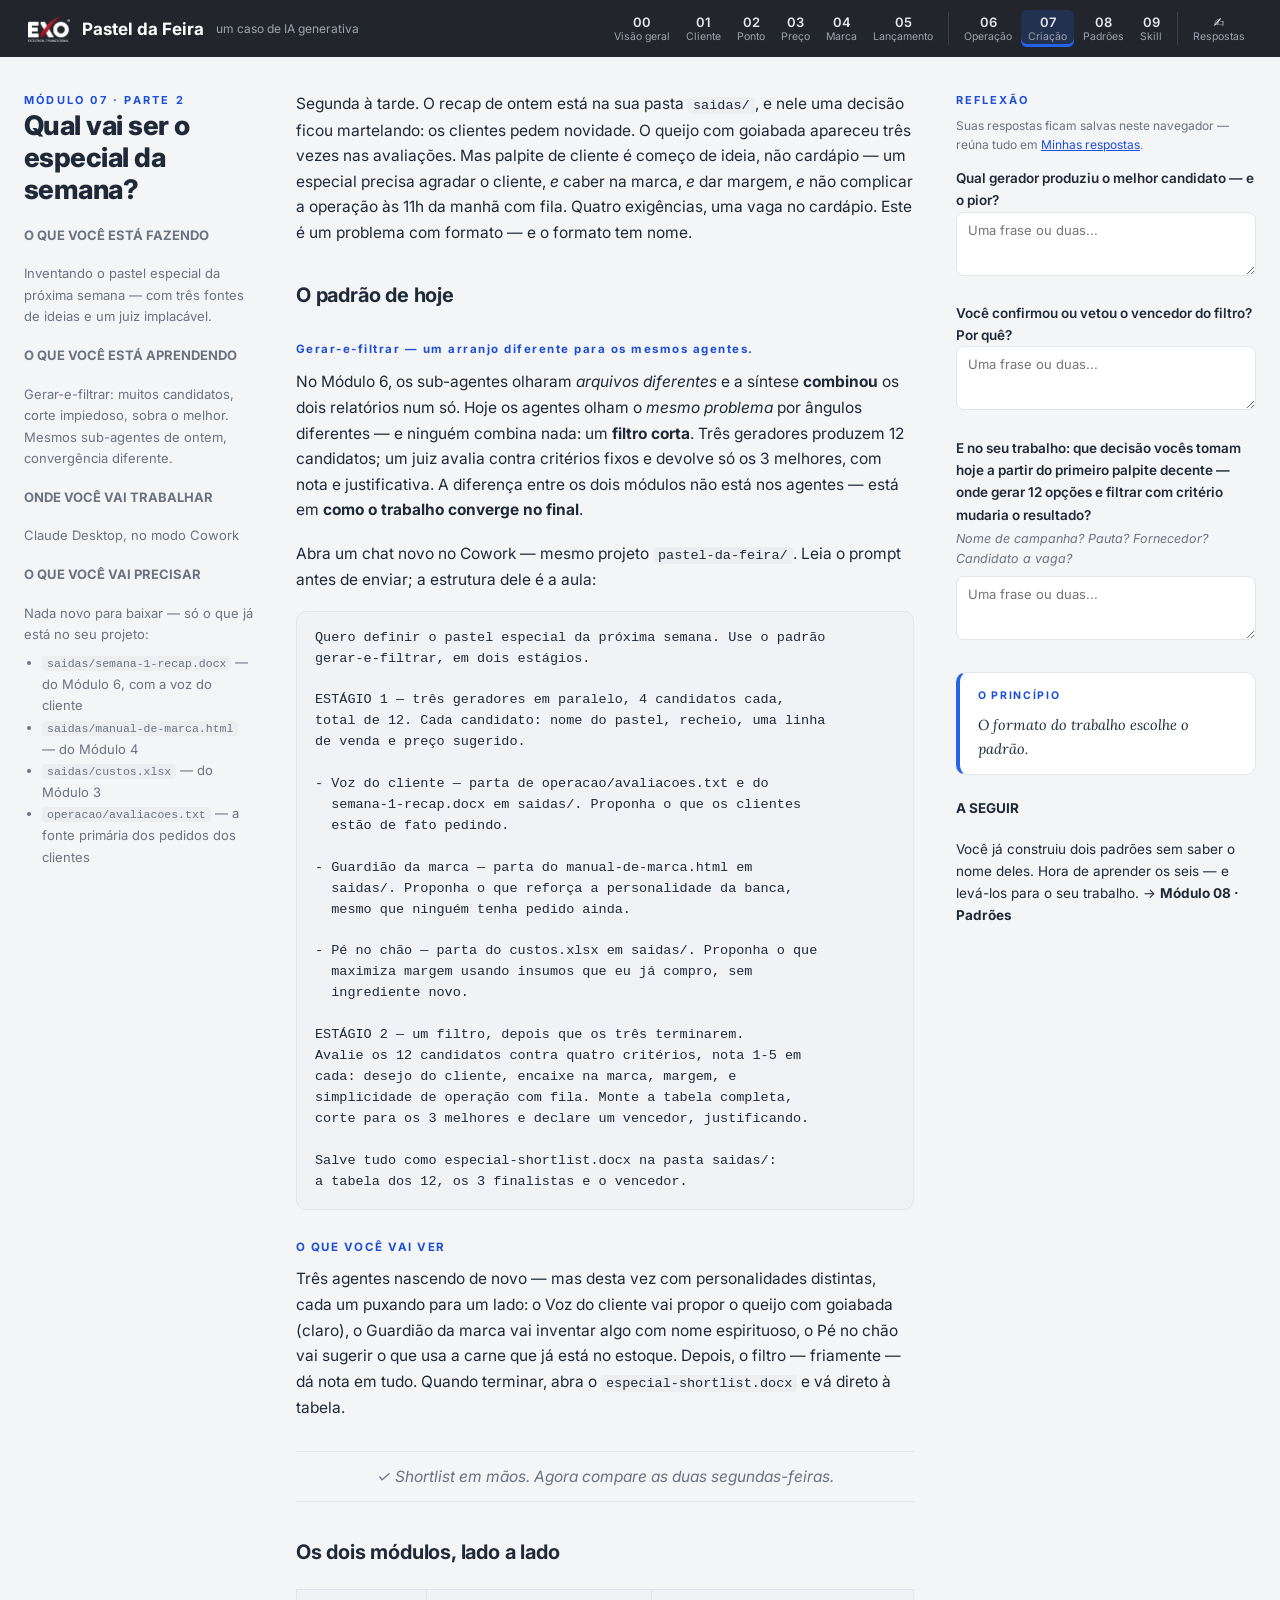
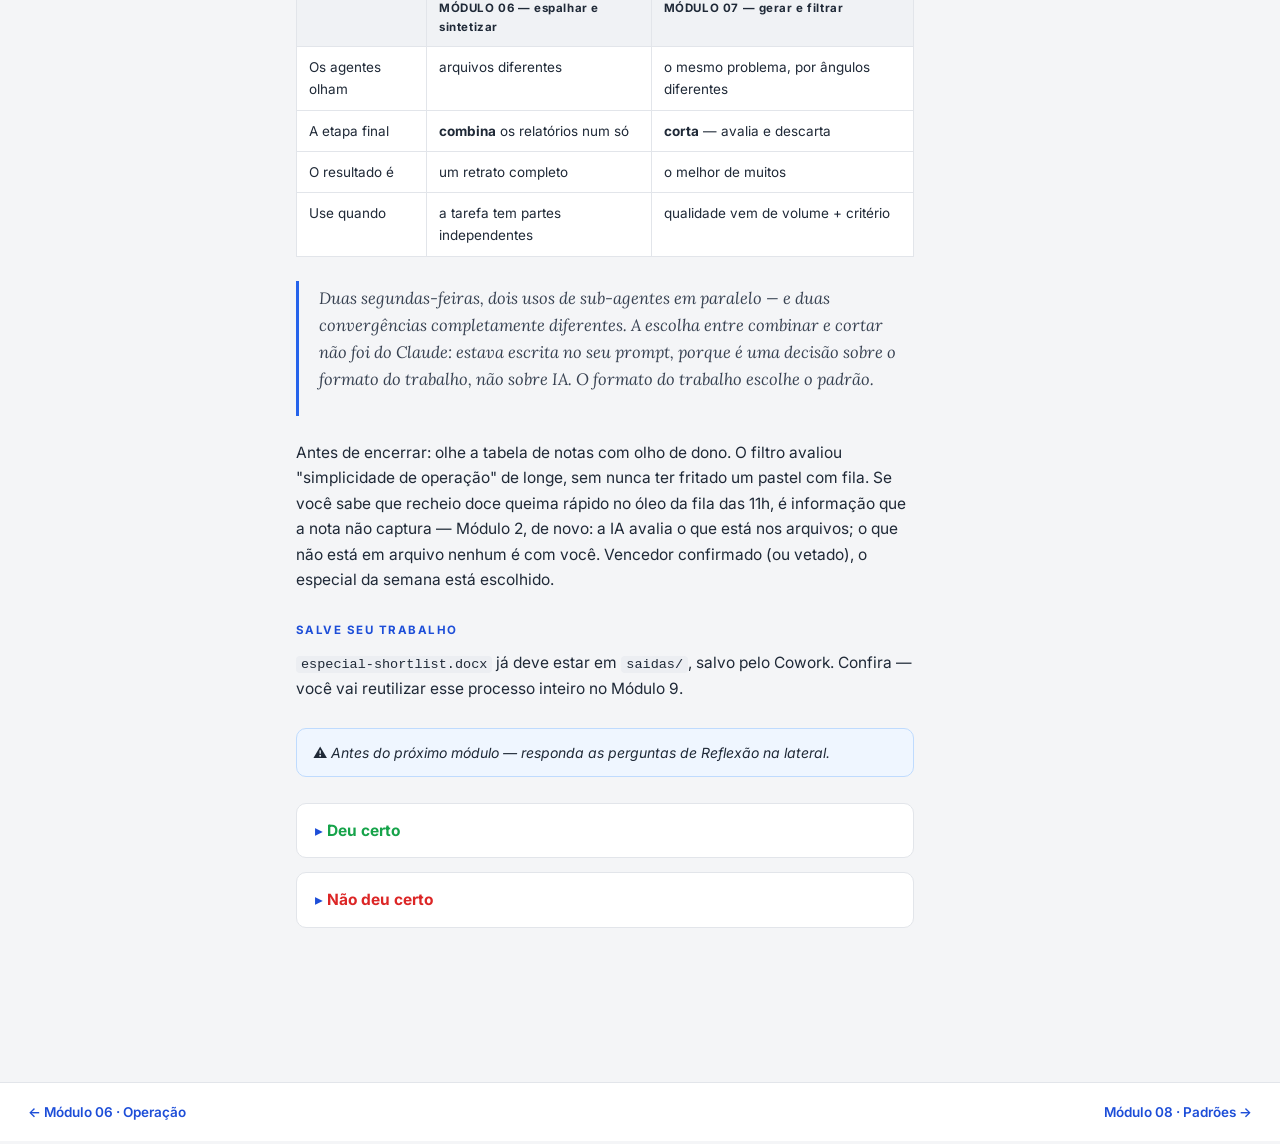
<file: modulo-07.html>
<!DOCTYPE html><html lang="pt-BR"><head><meta charset="utf-8">
<meta name="viewport" content="width=device-width, initial-scale=1">
<title>Módulo 07 · Criação · Pastel da Feira</title><link rel="stylesheet" href="style.css"></head><body>
<header class="site"><a class="brand" href="index.html"><img src="exo-logo.png" alt="EXO"> Pastel da Feira <small>um caso de IA generativa</small></a><nav class="mods"><a href="index.html"><b>00</b>Visão geral</a><a href="modulo-01.html"><b>01</b>Cliente</a><a href="modulo-02.html"><b>02</b>Ponto</a><a href="modulo-03.html"><b>03</b>Preço</a><a href="modulo-04.html"><b>04</b>Marca</a><a href="modulo-05.html"><b>05</b>Lançamento</a><span class="sep"></span><a href="modulo-06.html"><b>06</b>Operação</a><a href="modulo-07.html" class="cur"><b>07</b>Criação</a><a href="modulo-08.html"><b>08</b>Padrões</a><a href="modulo-09.html"><b>09</b>Skill</a><span class="sep"></span><a href="minhas-respostas.html"><b>✍</b>Respostas</a></nav></header>
<div class="wrap"><div class="grid">
<aside class="metabox"><div class="modnum">MÓDULO 07 · PARTE 2</div><h1>Qual vai ser o especial da semana?</h1><h4 class="kicker">O QUE VOCÊ ESTÁ FAZENDO</h4>
<p>Inventando o pastel especial da próxima semana — com três fontes de ideias e um juiz implacável.</p>
<h4 class="kicker">O QUE VOCÊ ESTÁ APRENDENDO</h4>
<p>Gerar-e-filtrar: muitos candidatos, corte impiedoso, sobra o melhor. Mesmos sub-agentes de ontem, convergência diferente.</p>
<h4 class="kicker">ONDE VOCÊ VAI TRABALHAR</h4>
<p>Claude Desktop, no modo Cowork</p>
<h4 class="kicker">O QUE VOCÊ VAI PRECISAR</h4>
<p>Nada novo para baixar — só o que já está no seu projeto:</p>
<ul>
<li><code>saidas/semana-1-recap.docx</code> — do Módulo 6, com a voz do cliente</li>
<li><code>saidas/manual-de-marca.html</code> — do Módulo 4</li>
<li><code>saidas/custos.xlsx</code> — do Módulo 3</li>
<li><code>operacao/avaliacoes.txt</code> — a fonte primária dos pedidos dos clientes</li>
</ul></aside>
<article><p>Segunda à tarde. O recap de ontem está na sua pasta <code>saidas/</code>, e nele uma decisão ficou martelando: os clientes pedem novidade. O queijo com goiabada apareceu três vezes nas avaliações. Mas palpite de cliente é começo de ideia, não cardápio — um especial precisa agradar o cliente, <em>e</em> caber na marca, <em>e</em> dar margem, <em>e</em> não complicar a operação às 11h da manhã com fila. Quatro exigências, uma vaga no cardápio. Este é um problema com formato — e o formato tem nome.</p>
<h3>O padrão de hoje</h3>
<h4 class="kicker">Gerar-e-filtrar — um arranjo diferente para os mesmos agentes.</h4>
<p>No Módulo 6, os sub-agentes olharam <em>arquivos diferentes</em> e a síntese <strong>combinou</strong> os dois relatórios num só. Hoje os agentes olham o <em>mesmo problema</em> por ângulos diferentes — e ninguém combina nada: um <strong>filtro corta</strong>. Três geradores produzem 12 candidatos; um juiz avalia contra critérios fixos e devolve só os 3 melhores, com nota e justificativa. A diferença entre os dois módulos não está nos agentes — está em <strong>como o trabalho converge no final</strong>.</p>
<p>Abra um chat novo no Cowork — mesmo projeto <code>pastel-da-feira/</code>. Leia o prompt antes de enviar; a estrutura dele é a aula:</p>
<pre><code>Quero definir o pastel especial da próxima semana. Use o padrão
gerar-e-filtrar, em dois estágios.

ESTÁGIO 1 — três geradores em paralelo, 4 candidatos cada,
total de 12. Cada candidato: nome do pastel, recheio, uma linha
de venda e preço sugerido.

- Voz do cliente — parta de operacao/avaliacoes.txt e do
  semana-1-recap.docx em saidas/. Proponha o que os clientes
  estão de fato pedindo.

- Guardião da marca — parta do manual-de-marca.html em
  saidas/. Proponha o que reforça a personalidade da banca,
  mesmo que ninguém tenha pedido ainda.

- Pé no chão — parta do custos.xlsx em saidas/. Proponha o que
  maximiza margem usando insumos que eu já compro, sem
  ingrediente novo.

ESTÁGIO 2 — um filtro, depois que os três terminarem.
Avalie os 12 candidatos contra quatro critérios, nota 1-5 em
cada: desejo do cliente, encaixe na marca, margem, e
simplicidade de operação com fila. Monte a tabela completa,
corte para os 3 melhores e declare um vencedor, justificando.

Salve tudo como especial-shortlist.docx na pasta saidas/:
a tabela dos 12, os 3 finalistas e o vencedor.</code></pre>
<h4 class="kicker">O QUE VOCÊ VAI VER</h4>
<p>Três agentes nascendo de novo — mas desta vez com personalidades distintas, cada um puxando para um lado: o Voz do cliente vai propor o queijo com goiabada (claro), o Guardião da marca vai inventar algo com nome espirituoso, o Pé no chão vai sugerir o que usa a carne que já está no estoque. Depois, o filtro — friamente — dá nota em tudo. Quando terminar, abra o <code>especial-shortlist.docx</code> e vá direto à tabela.</p>
<div class="checkpoint">✓ <em>Shortlist em mãos. Agora compare as duas segundas-feiras.</em></div>
<h3>Os dois módulos, lado a lado</h3>
<table><tr><th></th><th><strong>MÓDULO 06 — espalhar e sintetizar</strong></th><th><strong>MÓDULO 07 — gerar e filtrar</strong></th></tr><tr><td>Os agentes olham</td><td>arquivos diferentes</td><td>o mesmo problema, por ângulos diferentes</td></tr><tr><td>A etapa final</td><td><strong>combina</strong> os relatórios num só</td><td><strong>corta</strong> — avalia e descarta</td></tr><tr><td>O resultado é</td><td>um retrato completo</td><td>o melhor de muitos</td></tr><tr><td>Use quando</td><td>a tarefa tem partes independentes</td><td>qualidade vem de volume + critério</td></tr></table>
<blockquote><p>Duas segundas-feiras, dois usos de sub-agentes em paralelo — e duas convergências completamente diferentes. A escolha entre combinar e cortar não foi do Claude: estava escrita no seu prompt, porque é uma decisão sobre o <em>formato do trabalho</em>, não sobre IA. <em>O formato do trabalho escolhe o padrão.</em></p></blockquote>
<p>Antes de encerrar: olhe a tabela de notas com olho de dono. O filtro avaliou "simplicidade de operação" de longe, sem nunca ter fritado um pastel com fila. Se você sabe que recheio doce queima rápido no óleo da fila das 11h, é informação que a nota não captura — Módulo 2, de novo: a IA avalia o que está nos arquivos; o que não está em arquivo nenhum é com você. Vencedor confirmado (ou vetado), o especial da semana está escolhido.</p>
<h4 class="kicker">SALVE SEU TRABALHO</h4>
<p><code>especial-shortlist.docx</code> já deve estar em <code>saidas/</code>, salvo pelo Cowork. Confira — você vai reutilizar esse processo inteiro no Módulo 9.</p>
<div class="warn">⚠ <em>Antes do próximo módulo — responda as perguntas de Reflexão na lateral.</em></div><details class="fb ok"><summary>Deu certo</summary><div class="inner"><p>Os três geradores produziram candidatos visivelmente diferentes entre si? Esse é o ponto do padrão: se os 12 candidatos parecem iguais, os ângulos estavam mal definidos — a diversidade vem do briefing de cada gerador, não da sorte. E repare no filtro: ele declarou um vencedor <em>com justificativa rastreável</em> (as notas). Você pode discordar da conclusão atacando o critério, não o palpite. Decisão auditável é o subproduto mais subestimado desse padrão.</p></div></details><details class="fb nok"><summary>Não deu certo</summary><div class="inner"><ul>
<li><strong>Os 12 candidatos saíram parecidos.</strong> Os geradores conversaram entre si demais (ou os briefings eram vagos). Reforce a separação: "cada gerador trabalha isolado, sem ver os outros; os ângulos não podem se repetir".</li>
<li><strong>O filtro elogiou todo mundo e não cortou.</strong> Modelos tendem à gentileza. Exija dureza: "notas honestas — quero ver nota 1 e 2 na tabela; se todos os 12 estão acima de 4, refaça a avaliação".</li>
<li><strong>O filtro rodou antes dos geradores terminarem.</strong> Diga: "o estágio 2 só começa quando os três geradores entregarem os 12 candidatos". Sequência também é instrução.</li>
<li><strong>O vencedor não te convenceu.</strong> Ótimo sinal de leitura crítica. Ajuste os pesos ("margem importa mais que desejo nesta fase") e peça só a reavaliação — os 12 candidatos continuam valendo; refazer o filtro é barato. É essa a graça de separar geração de avaliação.</li>
</ul></div></details></article>
<aside class="sidebar"><h2>REFLEXÃO</h2><p class="noprint" style="font-size:12px;color:var(--soft);margin-top:-8px">Suas respostas ficam salvas neste navegador — reúna tudo em <a href="minhas-respostas.html">Minhas respostas</a>.</p><div class="q"><div class="ql">Qual gerador produziu o melhor candidato — e o pior?</div>
<textarea placeholder="Uma frase ou duas..." data-k="modulo-07-q1"></textarea>
</div>
<div class="q"><div class="ql">Você confirmou ou vetou o vencedor do filtro? Por quê?</div>
<textarea placeholder="Uma frase ou duas..." data-k="modulo-07-q2"></textarea>
</div>
<div class="q"><div class="ql">E no seu trabalho: que decisão vocês tomam hoje a partir do primeiro palpite decente — onde gerar 12 opções e filtrar com critério mudaria o resultado?</div>
<div class="qh">Nome de campanha? Pauta? Fornecedor? Candidato a vaga?</div>
<textarea placeholder="Uma frase ou duas..." data-k="modulo-07-q3"></textarea>
</div>
<div class="principle"><span class="pl">O PRINCÍPIO</span>O formato do trabalho escolhe o padrão.</div>
<div class="next"><h4 class='kicker'>A SEGUIR</h4><p>Você já construiu dois padrões sem saber o nome deles. Hora de aprender os seis — e levá-los para o seu trabalho. → <strong>Módulo 08 · Padrões</strong></p></div></aside>
</div></div><footer class="mod"><a href="modulo-06.html">← Módulo 06 · Operação</a><a href="modulo-08.html">Módulo 08 · Padrões →</a></footer>
<script>document.querySelectorAll("textarea,input[type=text]").forEach(e=>{const k="pf-"+(e.dataset.k||Math.random());e.dataset.k&&(e.value=localStorage.getItem(k)||"");e.addEventListener("input",()=>localStorage.setItem(k,e.value))})</script></body></html>
</file>
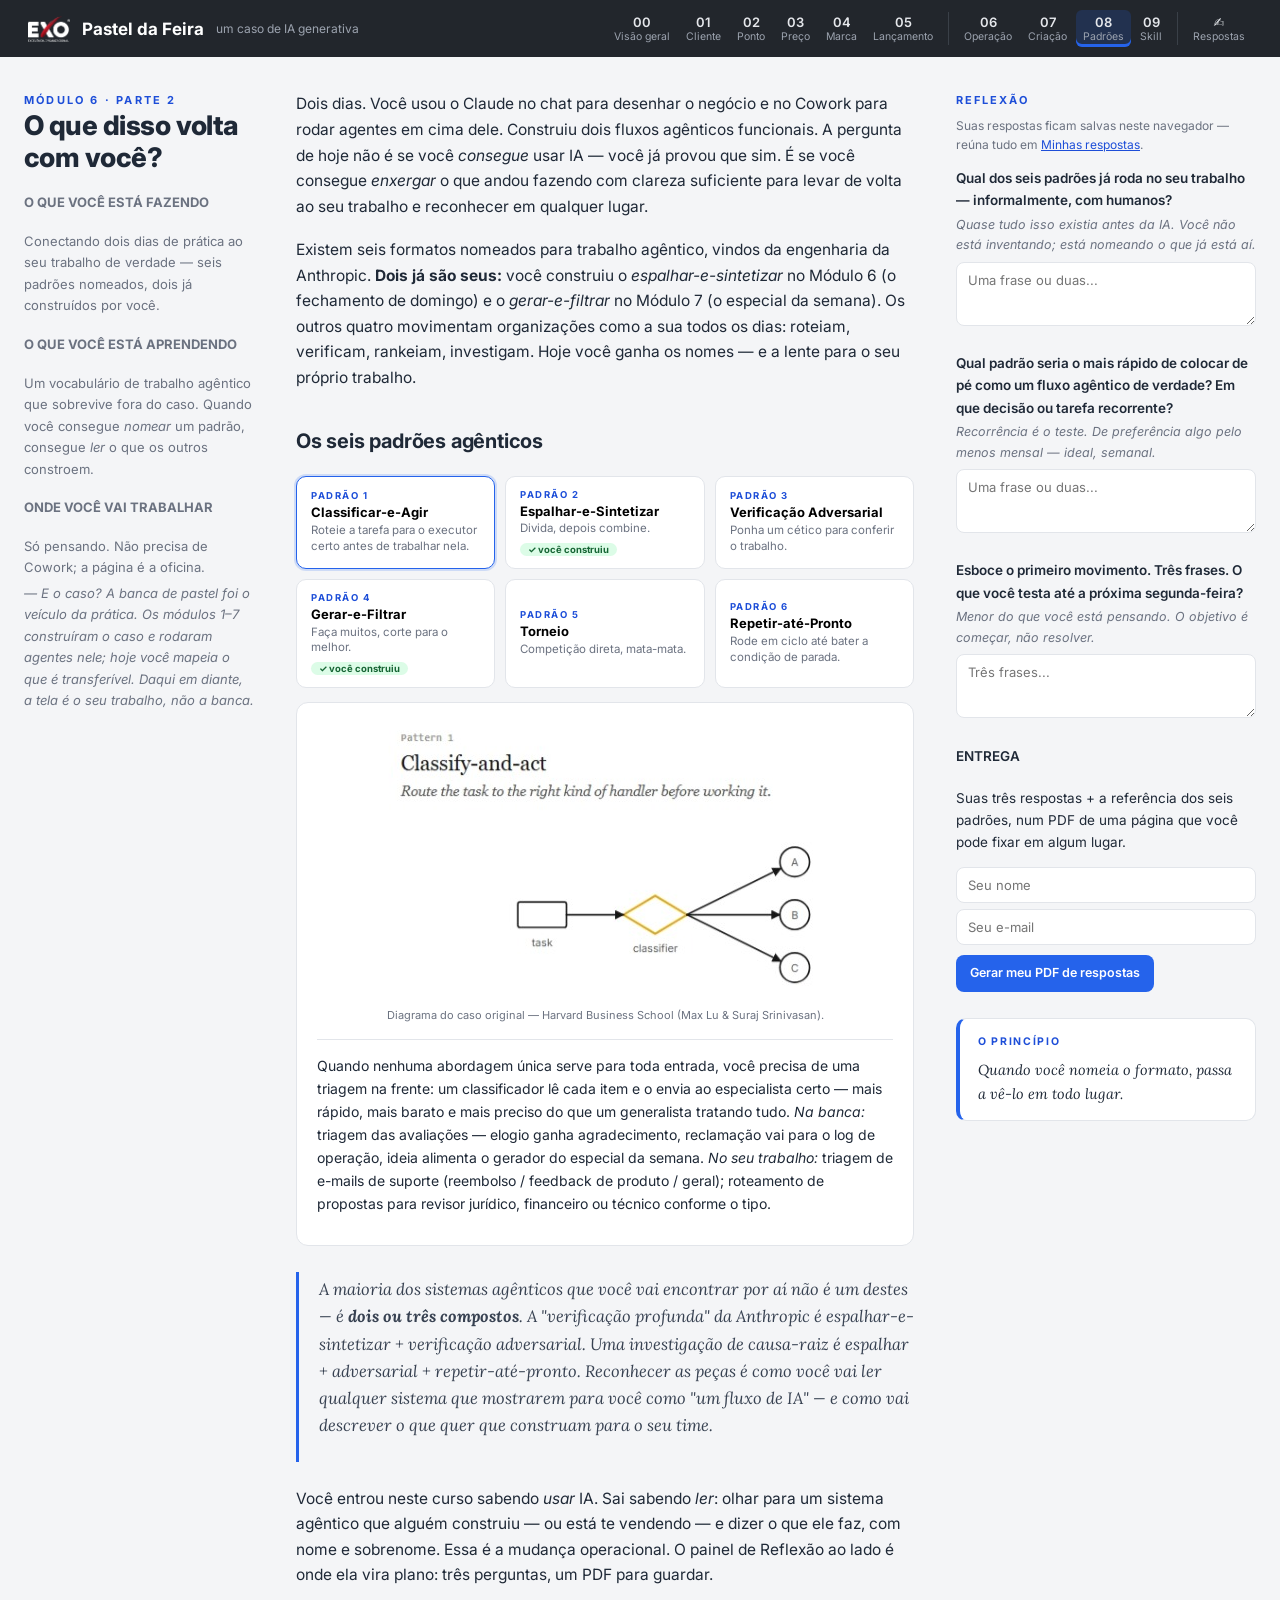
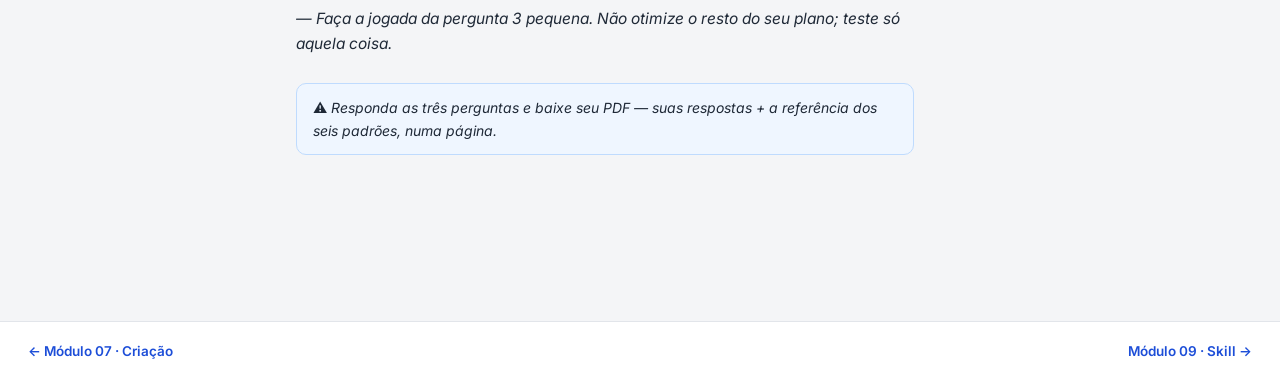
<file: modulo-08.html>
<!DOCTYPE html><html lang="pt-BR"><head><meta charset="utf-8">
<meta name="viewport" content="width=device-width, initial-scale=1">
<title>Módulo 6 · Padrões · Pastel da Feira</title><link rel="stylesheet" href="style.css"></head><body>
<header class="site"><a class="brand" href="index.html"><img src="exo-logo.png" alt="EXO"> Pastel da Feira <small>um caso de IA generativa</small></a><nav class="mods"><a href="index.html"><b>00</b>Visão geral</a><a href="modulo-01.html"><b>01</b>Cliente</a><a href="modulo-02.html"><b>02</b>Ponto</a><a href="modulo-03.html"><b>03</b>Preço</a><a href="modulo-04.html"><b>04</b>Marca</a><a href="modulo-05.html"><b>05</b>Lançamento</a><span class="sep"></span><a href="modulo-06.html"><b>06</b>Operação</a><a href="modulo-07.html"><b>07</b>Criação</a><a href="modulo-08.html" class="cur"><b>08</b>Padrões</a><a href="modulo-09.html"><b>09</b>Skill</a><span class="sep"></span><a href="minhas-respostas.html"><b>✍</b>Respostas</a></nav></header>
<div class="wrap"><div class="grid">
<aside class="metabox"><div class="modnum">MÓDULO 6 · PARTE 2</div><h1>O que disso volta com você?</h1><h4 class="kicker">O QUE VOCÊ ESTÁ FAZENDO</h4>
<p>Conectando dois dias de prática ao seu trabalho de verdade — seis padrões nomeados, dois já construídos por você.</p>
<h4 class="kicker">O QUE VOCÊ ESTÁ APRENDENDO</h4>
<p>Um vocabulário de trabalho agêntico que sobrevive fora do caso. Quando você consegue <em>nomear</em> um padrão, consegue <em>ler</em> o que os outros constroem.</p>
<h4 class="kicker">ONDE VOCÊ VAI TRABALHAR</h4>
<p>Só pensando. Não precisa de Cowork; a página é a oficina.</p>
<p><em>— E o caso? A banca de pastel foi o veículo da prática. Os módulos 1–7 construíram o caso e rodaram agentes nele; hoje você mapeia o que é transferível. Daqui em diante, a tela é o seu trabalho, não a banca.</em></p></aside>
<article><p>Dois dias. Você usou o Claude no chat para desenhar o negócio e no Cowork para rodar agentes em cima dele. Construiu dois fluxos agênticos funcionais. A pergunta de hoje não é se você <em>consegue</em> usar IA — você já provou que sim. É se você consegue <em>enxergar</em> o que andou fazendo com clareza suficiente para levar de volta ao seu trabalho e reconhecer em qualquer lugar.</p>
<p>Existem seis formatos nomeados para trabalho agêntico, vindos da engenharia da Anthropic. <strong>Dois já são seus:</strong> você construiu o <em>espalhar-e-sintetizar</em> no Módulo 6 (o fechamento de domingo) e o <em>gerar-e-filtrar</em> no Módulo 7 (o especial da semana). Os outros quatro movimentam organizações como a sua todos os dias: roteiam, verificam, rankeiam, investigam. Hoje você ganha os nomes — e a lente para o seu próprio trabalho.</p>
<h3>Os seis padrões agênticos</h3>
<div class="patgrid"><button type="button" class="patcard" id="pc1" onclick="selPat(1)"><span class="pn">PADRÃO 1</span><b>Classificar-e-Agir</b><em>Roteie a tarefa para o executor certo antes de trabalhar nela.</em></button><button type="button" class="patcard" id="pc2" onclick="selPat(2)"><span class="pn">PADRÃO 2</span><b>Espalhar-e-Sintetizar</b><em>Divida, depois combine.</em><span class="built">✓ você construiu</span></button><button type="button" class="patcard" id="pc3" onclick="selPat(3)"><span class="pn">PADRÃO 3</span><b>Verificação Adversarial</b><em>Ponha um cético para conferir o trabalho.</em></button><button type="button" class="patcard" id="pc4" onclick="selPat(4)"><span class="pn">PADRÃO 4</span><b>Gerar-e-Filtrar</b><em>Faça muitos, corte para o melhor.</em><span class="built">✓ você construiu</span></button><button type="button" class="patcard" id="pc5" onclick="selPat(5)"><span class="pn">PADRÃO 5</span><b>Torneio</b><em>Competição direta, mata-mata.</em></button><button type="button" class="patcard" id="pc6" onclick="selPat(6)"><span class="pn">PADRÃO 6</span><b>Repetir-até-Pronto</b><em>Rode em ciclo até bater a condição de parada.</em></button></div><div class="patview"><div class="pimg"><img id="patimg" src="arquivos/padroes/padrao-1.png" alt="Diagrama do padrão"></div><div class="patcredit">Diagrama do caso original — Harvard Business School (Max Lu &amp; Suraj Srinivasan).</div><div class="patdesc" id="pd1"><p>Quando nenhuma abordagem única serve para toda entrada, você precisa de uma triagem na frente: um classificador lê cada item e o envia ao especialista certo — mais rápido, mais barato e mais preciso do que um generalista tratando tudo. <em>Na banca:</em> triagem das avaliações — elogio ganha agradecimento, reclamação vai para o log de operação, ideia alimenta o gerador do especial da semana. <em>No seu trabalho:</em> triagem de e-mails de suporte (reembolso / feedback de produto / geral); roteamento de propostas para revisor jurídico, financeiro ou técnico conforme o tipo.</p></div><div class="patdesc" id="pd2"><p>Quando a tarefa se decompõe em partes que não dependem umas das outras, não há motivo para fazê-las em fila: agentes paralelos cuidam de cada frente ao mesmo tempo, cada um com foco total no seu pedaço, e uma etapa final de síntese costura tudo num retrato coerente. O ganho não é só velocidade — é que a síntese, vendo as frentes lado a lado, captura conexões que ninguém vê de dentro de uma frente só. <em>Na banca:</em> Caixa + Voz do cliente → recap de domingo. <em>No seu trabalho:</em> o fechamento semanal que junta números, clientes e operação; due diligence com frentes contábil, jurídica e comercial.</p></div><div class="patdesc" id="pd3"><p>Um agente produz; outro, com instrução explícita de desconfiar, procura erros, furos e otimismo indevido antes de a entrega chegar a você. <em>Na banca:</em> antes de imprimir o cardápio novo, um cético confere cada preço contra <code>custos.xlsx</code> e aponta margens irreais. <em>No seu trabalho:</em> revisão de contrato com um agente "advogado do diabo"; conferência de relatório financeiro antes de subir para a diretoria.</p></div><div class="patdesc" id="pd4"><p>Quando qualidade nasce de volume mais critério: geradores produzem candidatos em quantidade, um filtro avalia contra critérios fixos e descarta. <em>Na banca:</em> 12 candidatos a especial → tabela de notas → 1 vencedor. <em>No seu trabalho:</em> nomes de campanha, pautas de conteúdo, abordagens de prospecção — qualquer funil criativo com critério claro.</p></div><div class="patdesc" id="pd5"><p>Variante do gerar-e-filtrar para quando os critérios são difíceis de pontuar isoladamente: os candidatos se enfrentam em pares, e o juiz só precisa decidir "qual destes dois é melhor" — uma pergunta muito mais fácil. <em>Na banca:</em> duas versões do site (Módulo 5) frente a frente: qual faria um cliente novo aparecer domingo? <em>No seu trabalho:</em> dois layouts de proposta comercial, duas versões de pitch — julgadas em confronto direto, não em nota absoluta.</p></div><div class="patdesc" id="pd6"><p>Um agente tenta, testa contra um critério verificável, corrige e tenta de novo — sozinho — até passar ou esgotar as tentativas. <em>Na banca:</em> ajustar o site até carregar bem no celular e passar num checklist de legibilidade. <em>No seu trabalho:</em> conciliação de planilha até zerar as diferenças; qualquer tarefa com um "pronto" objetivamente verificável.</p></div></div><script>function selPat(n){document.querySelectorAll(".patcard,.patdesc").forEach(e=>e.classList.remove("sel"));document.getElementById("pc"+n).classList.add("sel");document.getElementById("pd"+n).classList.add("sel");document.getElementById("patimg").src="arquivos/padroes/padrao-"+n+".png"}selPat(1);</script>
<blockquote><p>A maioria dos sistemas agênticos que você vai encontrar por aí não é um destes — é <strong>dois ou três compostos</strong>. A "verificação profunda" da Anthropic é espalhar-e-sintetizar + verificação adversarial. Uma investigação de causa-raiz é espalhar + adversarial + repetir-até-pronto. Reconhecer as peças é como você vai ler qualquer sistema que mostrarem para você como "um fluxo de IA" — e como vai descrever o que quer que construam para o seu time.</p></blockquote>
<p>Você entrou neste curso sabendo <em>usar</em> IA. Sai sabendo <em>ler</em>: olhar para um sistema agêntico que alguém construiu — ou está te vendendo — e dizer o que ele faz, com nome e sobrenome. Essa é a mudança operacional. O painel de Reflexão ao lado é onde ela vira plano: três perguntas, um PDF para guardar.</p>
<p><em>— Faça a jogada da pergunta 3 pequena. Não otimize o resto do seu plano; teste só aquela coisa.</em></p>
<div class="warn">⚠ <em>Responda as três perguntas e baixe seu PDF — suas respostas + a referência dos seis padrões, numa página.</em></div></article>
<aside class="sidebar"><h2>REFLEXÃO</h2><p class="noprint" style="font-size:12px;color:var(--soft);margin-top:-8px">Suas respostas ficam salvas neste navegador — reúna tudo em <a href="minhas-respostas.html">Minhas respostas</a>.</p><div class="q"><div class="ql">Qual dos seis padrões já roda no seu trabalho — informalmente, com humanos?</div>
<div class="qh">Quase tudo isso existia antes da IA. Você não está inventando; está nomeando o que já está aí.</div>
<textarea placeholder="Uma frase ou duas..." data-k="modulo-08-q1"></textarea>
</div>
<div class="q"><div class="ql">Qual padrão seria o mais rápido de colocar de pé como um fluxo agêntico de verdade? Em que decisão ou tarefa recorrente?</div>
<div class="qh">Recorrência é o teste. De preferência algo pelo menos mensal — ideal, semanal.</div>
<textarea placeholder="Uma frase ou duas..." data-k="modulo-08-q2"></textarea>
</div>
<div class="q"><div class="ql">Esboce o primeiro movimento. Três frases. O que você testa até a próxima segunda-feira?</div>
<div class="qh">Menor do que você está pensando. O objetivo é começar, não resolver.</div>
<textarea placeholder="Três frases..." data-k="modulo-08-q3"></textarea>
</div>
<div class="q"><div class="ql">ENTREGA</div>
</div>
<p style='font-size:13.5px'>Suas três respostas + a referência dos seis padrões, num PDF de uma página que você pode fixar em algum lugar.</p>
<div class="q noprint"><input type="text" placeholder="Seu nome" data-k="modulo-08-nome"> <input type="text" placeholder="Seu e-mail" style="margin-top:6px" data-k="modulo-08-email"><br><a class="btn small" style="margin-top:10px" href="minhas-respostas.html">Gerar meu PDF de respostas</a></div>
<div class="principle"><span class="pl">O PRINCÍPIO</span>Quando você nomeia o formato, passa a vê-lo em todo lugar.</div>
<div class="next"></div></aside>
</div></div><footer class="mod"><a href="modulo-07.html">← Módulo 07 · Criação</a><a href="modulo-09.html">Módulo 09 · Skill →</a></footer>
<script>document.querySelectorAll("textarea,input[type=text]").forEach(e=>{const k="pf-"+(e.dataset.k||Math.random());e.dataset.k&&(e.value=localStorage.getItem(k)||"");e.addEventListener("input",()=>localStorage.setItem(k,e.value))})</script></body></html>
</file>
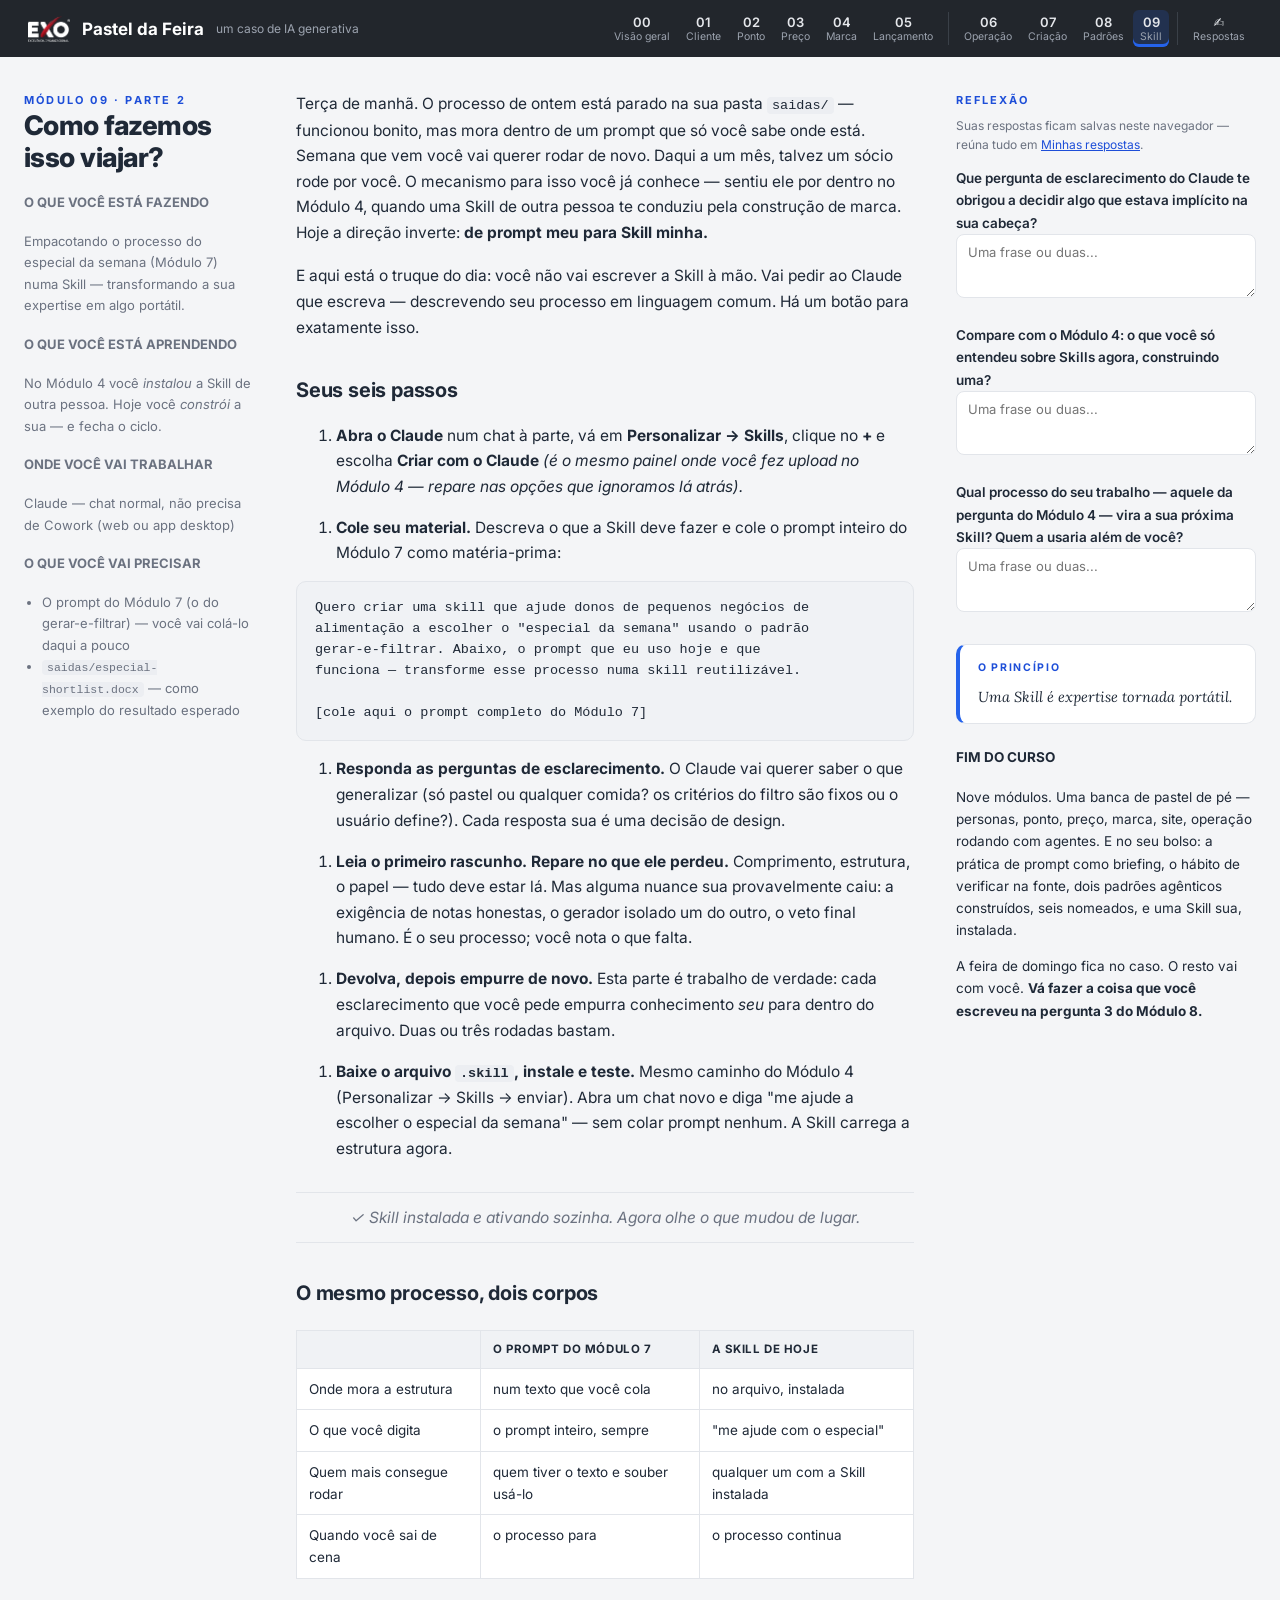
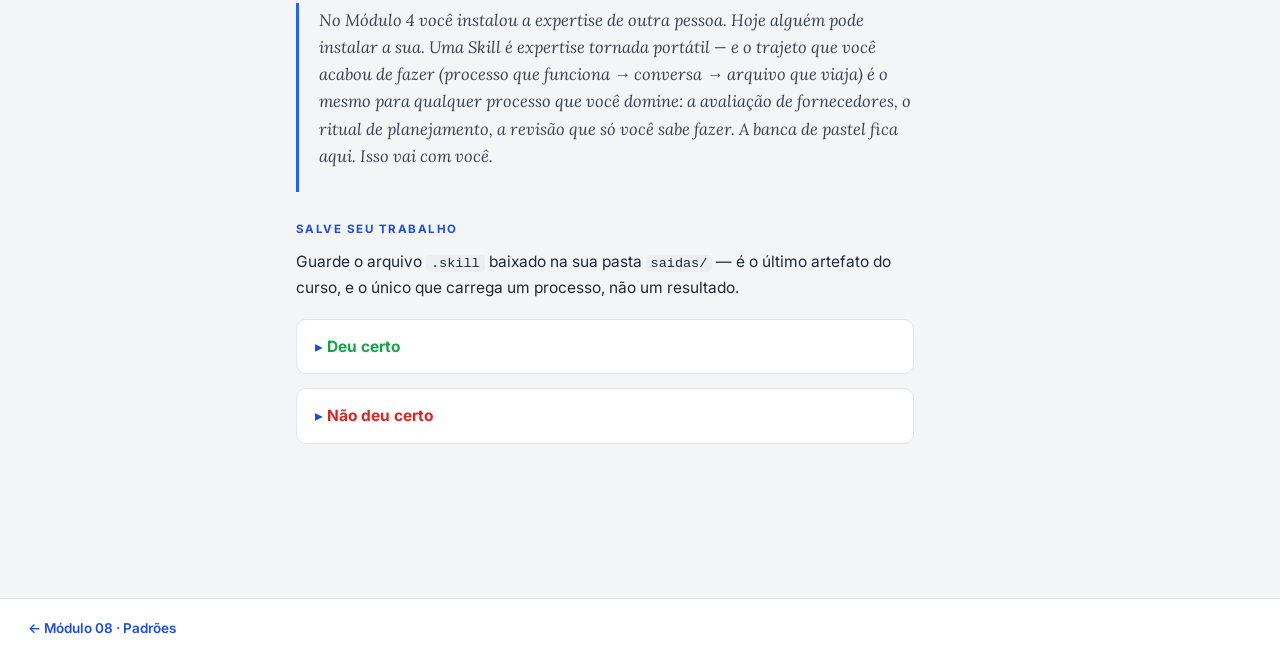
<file: modulo-09.html>
<!DOCTYPE html><html lang="pt-BR"><head><meta charset="utf-8">
<meta name="viewport" content="width=device-width, initial-scale=1">
<title>Módulo 09 · Skill · Pastel da Feira</title><link rel="stylesheet" href="style.css"></head><body>
<header class="site"><a class="brand" href="index.html"><img src="exo-logo.png" alt="EXO"> Pastel da Feira <small>um caso de IA generativa</small></a><nav class="mods"><a href="index.html"><b>00</b>Visão geral</a><a href="modulo-01.html"><b>01</b>Cliente</a><a href="modulo-02.html"><b>02</b>Ponto</a><a href="modulo-03.html"><b>03</b>Preço</a><a href="modulo-04.html"><b>04</b>Marca</a><a href="modulo-05.html"><b>05</b>Lançamento</a><span class="sep"></span><a href="modulo-06.html"><b>06</b>Operação</a><a href="modulo-07.html"><b>07</b>Criação</a><a href="modulo-08.html"><b>08</b>Padrões</a><a href="modulo-09.html" class="cur"><b>09</b>Skill</a><span class="sep"></span><a href="minhas-respostas.html"><b>✍</b>Respostas</a></nav></header>
<div class="wrap"><div class="grid">
<aside class="metabox"><div class="modnum">MÓDULO 09 · PARTE 2</div><h1>Como fazemos isso viajar?</h1><h4 class="kicker">O QUE VOCÊ ESTÁ FAZENDO</h4>
<p>Empacotando o processo do especial da semana (Módulo 7) numa Skill — transformando a sua expertise em algo portátil.</p>
<h4 class="kicker">O QUE VOCÊ ESTÁ APRENDENDO</h4>
<p>No Módulo 4 você <em>instalou</em> a Skill de outra pessoa. Hoje você <em>constrói</em> a sua — e fecha o ciclo.</p>
<h4 class="kicker">ONDE VOCÊ VAI TRABALHAR</h4>
<p>Claude — chat normal, não precisa de Cowork (web ou app desktop)</p>
<h4 class="kicker">O QUE VOCÊ VAI PRECISAR</h4>
<ul>
<li>O prompt do Módulo 7 (o do gerar-e-filtrar) — você vai colá-lo daqui a pouco</li>
<li><code>saidas/especial-shortlist.docx</code> — como exemplo do resultado esperado</li>
</ul></aside>
<article><p>Terça de manhã. O processo de ontem está parado na sua pasta <code>saidas/</code> — funcionou bonito, mas mora dentro de um prompt que só você sabe onde está. Semana que vem você vai querer rodar de novo. Daqui a um mês, talvez um sócio rode por você. O mecanismo para isso você já conhece — sentiu ele por dentro no Módulo 4, quando uma Skill de outra pessoa te conduziu pela construção de marca. Hoje a direção inverte: <strong>de prompt meu para Skill minha.</strong></p>
<p>E aqui está o truque do dia: você não vai escrever a Skill à mão. Vai pedir ao Claude que escreva — descrevendo seu processo em linguagem comum. Há um botão para exatamente isso.</p>
<h3>Seus seis passos</h3>
<ol>
<li><strong>Abra o Claude</strong> num chat à parte, vá em <strong>Personalizar → Skills</strong>, clique no <strong>+</strong> e escolha <strong>Criar com o Claude</strong> <em>(é o mesmo painel onde você fez upload no Módulo 4 — repare nas opções que ignoramos lá atrás).</em></li>
</ol>
<ol>
<li><strong>Cole seu material.</strong> Descreva o que a Skill deve fazer e cole o prompt inteiro do Módulo 7 como matéria-prima:</li>
</ol>
<pre><code>Quero criar uma skill que ajude donos de pequenos negócios de
alimentação a escolher o &quot;especial da semana&quot; usando o padrão
gerar-e-filtrar. Abaixo, o prompt que eu uso hoje e que
funciona — transforme esse processo numa skill reutilizável.

[cole aqui o prompt completo do Módulo 7]</code></pre>
<ol>
<li><strong>Responda as perguntas de esclarecimento.</strong> O Claude vai querer saber o que generalizar (só pastel ou qualquer comida? os critérios do filtro são fixos ou o usuário define?). Cada resposta sua é uma decisão de design.</li>
</ol>
<ol>
<li><strong>Leia o primeiro rascunho. Repare no que ele perdeu.</strong> Comprimento, estrutura, o papel — tudo deve estar lá. Mas alguma nuance sua provavelmente caiu: a exigência de notas honestas, o gerador isolado um do outro, o veto final humano. É o seu processo; você nota o que falta.</li>
</ol>
<ol>
<li><strong>Devolva, depois empurre de novo.</strong> Esta parte é trabalho de verdade: cada esclarecimento que você pede empurra conhecimento <em>seu</em> para dentro do arquivo. Duas ou três rodadas bastam.</li>
</ol>
<ol>
<li><strong>Baixe o arquivo <code>.skill</code>, instale e teste.</strong> Mesmo caminho do Módulo 4 (Personalizar → Skills → enviar). Abra um chat novo e diga "me ajude a escolher o especial da semana" — sem colar prompt nenhum. A Skill carrega a estrutura agora.</li>
</ol>
<div class="checkpoint">✓ <em>Skill instalada e ativando sozinha. Agora olhe o que mudou de lugar.</em></div>
<h3>O mesmo processo, dois corpos</h3>
<table><tr><th></th><th><strong>O PROMPT DO MÓDULO 7</strong></th><th><strong>A SKILL DE HOJE</strong></th></tr><tr><td>Onde mora a estrutura</td><td>num texto que você cola</td><td>no arquivo, instalada</td></tr><tr><td>O que você digita</td><td>o prompt inteiro, sempre</td><td>"me ajude com o especial"</td></tr><tr><td>Quem mais consegue rodar</td><td>quem tiver o texto e souber usá-lo</td><td>qualquer um com a Skill instalada</td></tr><tr><td>Quando você sai de cena</td><td>o processo para</td><td>o processo continua</td></tr></table>
<blockquote><p>No Módulo 4 você instalou a expertise de outra pessoa. Hoje alguém pode instalar a sua. <em>Uma Skill é expertise tornada portátil</em> — e o trajeto que você acabou de fazer (processo que funciona → conversa → arquivo que viaja) é o mesmo para qualquer processo que você domine: a avaliação de fornecedores, o ritual de planejamento, a revisão que só você sabe fazer. A banca de pastel fica aqui. Isso vai com você.</p></blockquote>
<h4 class="kicker">SALVE SEU TRABALHO</h4>
<p>Guarde o arquivo <code>.skill</code> baixado na sua pasta <code>saidas/</code> — é o último artefato do curso, e o único que carrega um processo, não um resultado.</p><details class="fb ok"><summary>Deu certo</summary><div class="inner"><p>A Skill ativou num chat novo sem você colar nada? Teste de verdade: peça para alguém — sócio, colega, cônjuge — rodar ela sem nenhuma explicação sua. Onde a pessoa travar é exatamente onde a Skill ainda depende de contexto que está na sua cabeça e não no arquivo. Uma rodada a mais de edição resolve. (E sim: você acabou de fazer transferência de conhecimento — a tarefa que as empresas mais adiam — num formato executável.)</p></div></details><details class="fb nok"><summary>Não deu certo</summary><div class="inner"><ul>
<li><strong>A Skill não ativa sozinha no chat novo.</strong> O problema quase sempre é a <code>description</code> — é por ela que o Claude decide quando usar (lembra do cabeçalho no Módulo 4?). Peça: "reescreva a description com as frases que um usuário diria, tipo 'especial da semana', 'o que vou vender de novo'".</li>
<li><strong>A Skill genérica perdeu a sua dureza.</strong> O rascunho amaciou seus critérios ("notas honestas" virou "avalie com cuidado"). Devolva com o texto exato: "restaure a exigência de que o filtro mostre notas 1 e 2 — sem ela o processo não funciona".</li>
<li><strong>O Criar com o Claude não aparece.</strong> Confirme que está no chat normal (não no Cowork) e que sua conta tem acesso a Skills (Pro). Caminho: Personalizar → Skills → <strong>+</strong>.</li>
<li><strong>Ficou bom demais e você quer fazer outra.</strong> Não é defeito. Mas regra do Módulo 8 vale aqui: <em>uma</em> de cada vez, testada de verdade, antes da próxima.</li>
</ul></div></details></article>
<aside class="sidebar"><h2>REFLEXÃO</h2><p class="noprint" style="font-size:12px;color:var(--soft);margin-top:-8px">Suas respostas ficam salvas neste navegador — reúna tudo em <a href="minhas-respostas.html">Minhas respostas</a>.</p><div class="q"><div class="ql">Que pergunta de esclarecimento do Claude te obrigou a decidir algo que estava implícito na sua cabeça?</div>
<textarea placeholder="Uma frase ou duas..." data-k="modulo-09-q1"></textarea>
</div>
<div class="q"><div class="ql">Compare com o Módulo 4: o que você só entendeu sobre Skills agora, construindo uma?</div>
<textarea placeholder="Uma frase ou duas..." data-k="modulo-09-q2"></textarea>
</div>
<div class="q"><div class="ql">Qual processo do seu trabalho — aquele da pergunta do Módulo 4 — vira a sua próxima Skill? Quem a usaria além de você?</div>
<textarea placeholder="Uma frase ou duas..." data-k="modulo-09-q3"></textarea>
</div>
<div class="principle"><span class="pl">O PRINCÍPIO</span>Uma Skill é expertise tornada portátil.</div>
<div class="next"><h4 class='kicker'>FIM DO CURSO</h4><p>Nove módulos. Uma banca de pastel de pé — personas, ponto, preço, marca, site, operação rodando com agentes. E no seu bolso: a prática de prompt como briefing, o hábito de verificar na fonte, dois padrões agênticos construídos, seis nomeados, e uma Skill sua, instalada.</p>
<p>A feira de domingo fica no caso. O resto vai com você. <strong>Vá fazer a coisa que você escreveu na pergunta 3 do Módulo 8.</strong></p></div></aside>
</div></div><footer class="mod"><a href="modulo-08.html">← Módulo 08 · Padrões</a><span></span></footer>
<script>document.querySelectorAll("textarea,input[type=text]").forEach(e=>{const k="pf-"+(e.dataset.k||Math.random());e.dataset.k&&(e.value=localStorage.getItem(k)||"");e.addEventListener("input",()=>localStorage.setItem(k,e.value))})</script></body></html>
</file>
<file: style.css>
@import url('https://fonts.googleapis.com/css2?family=Inter:ital,opsz,wght@0,14..32,400;0,14..32,600;0,14..32,700;0,14..32,800;1,14..32,400&family=Lora:ital@1&display=swap');
:root{--bg:#f4f5f7;--paper:#ffffff;--ink:#1f2937;--soft:#6b7280;--line:#e2e5ea;--accent:#2563eb;--accent-dark:#1d4ed8;--accent-soft:#eff6ff;--head:#22262c;--red:#dc2626;--green:#16a34a}
*{box-sizing:border-box}
body{margin:0;background:var(--bg);color:var(--ink);font-family:'Inter',system-ui,-apple-system,'Segoe UI',sans-serif;font-size:15.5px;line-height:1.65}
a{color:var(--accent-dark)}
header.site{position:sticky;top:0;z-index:10;background:var(--head);display:flex;align-items:center;justify-content:space-between;padding:10px 28px;gap:16px}
.brand{display:flex;align-items:center;gap:12px;font-weight:700;font-size:17px;text-decoration:none;color:#fff}
.brand img{height:26px;width:auto;display:block}
.brand small{font-weight:400;color:#9ca3af;font-size:12px}
nav.mods{display:flex;gap:2px;flex-wrap:wrap}
nav.mods a{font-size:10.5px;color:#9ca3af;text-decoration:none;text-align:center;padding:4px 7px;border-radius:6px;line-height:1.25}
nav.mods a b{display:block;font-size:13px;color:#e5e7eb;font-weight:600}
nav.mods a.cur{background:rgba(37,99,235,.18);box-shadow:inset 0 -3px 0 var(--accent)}
nav.mods .sep{width:1px;background:#3a4048;margin:2px 6px}
.wrap{max-width:1280px;margin:0 auto;padding:34px 24px 80px}
.grid{display:grid;grid-template-columns:230px minmax(0,1fr) 300px;gap:42px}
@media(max-width:1080px){.grid{grid-template-columns:1fr}}
.metabox{font-size:13px;color:var(--soft)}
.metabox h1{font-size:27px;line-height:1.2;color:var(--ink);margin:0 0 18px;font-weight:800;letter-spacing:-.02em}
.metabox .kic{font-size:10.5px;letter-spacing:.14em;color:var(--accent-dark);font-weight:700;margin:18px 0 4px}
.metabox p{margin:4px 0}
.metabox ul{margin:6px 0;padding-left:18px}
.metabox code{font-size:11.5px}
.modnum{font-size:11px;letter-spacing:.2em;color:var(--accent-dark);font-weight:700}
article{min-width:0}
article p{margin:0 0 18px}
article h3{font-size:20px;font-weight:700;margin:34px 0 14px;letter-spacing:-.01em}
article h4.kicker{font-size:11.5px;letter-spacing:.13em;color:var(--accent-dark);margin:28px 0 10px;font-weight:700}
pre{background:#f0f2f5;border:1px solid var(--line);border-radius:10px;padding:16px 18px;overflow-x:auto;font-size:13px;line-height:1.55;font-family:ui-monospace,'Cascadia Mono',Consolas,monospace;white-space:pre-wrap}
code{font-family:ui-monospace,Consolas,monospace;font-size:13.5px;background:#eceef2;padding:1px 5px;border-radius:4px}
pre code{background:none;padding:0}
blockquote{margin:24px 0;padding:4px 0 4px 20px;border-left:3px solid var(--accent);font-family:'Lora',Georgia,serif;font-style:italic;font-size:16.5px;color:#374151}
table{border-collapse:collapse;width:100%;margin:20px 0;font-size:13.5px}
th,td{border:1px solid var(--line);padding:9px 12px;text-align:left;vertical-align:top;background:var(--paper)}
th{background:#f0f2f5;font-size:11.5px;letter-spacing:.05em}
.checkpoint{text-align:center;font-style:italic;color:var(--soft);margin:30px 0;padding:12px;border-top:1px solid var(--line);border-bottom:1px solid var(--line)}
.warn{background:var(--accent-soft);border:1px solid #bfdbfe;border-radius:10px;padding:12px 16px;margin:26px 0;font-size:14px}
details.fb{border:1px solid var(--line);border-radius:10px;margin:14px 0;background:var(--paper)}
details.fb summary{cursor:pointer;padding:14px 18px;font-weight:700;font-size:15.5px;list-style:none}
details.fb summary::before{content:'▸ ';color:var(--accent-dark)}
details.fb[open] summary::before{content:'▾ '}
details.fb .inner{padding:0 22px 16px}
details.fb.ok summary{color:var(--green)}
details.fb.nok summary{color:var(--red)}
.sidebar{font-size:13.5px}
.sidebar h2{font-size:11px;letter-spacing:.18em;color:var(--accent-dark);font-weight:700;margin:0 0 14px}
.q{margin-bottom:20px}
.q .ql{font-weight:600;font-size:13.5px}
.q .qh{font-style:italic;color:var(--soft);font-size:12.5px;margin:3px 0 6px}
.q textarea,.q input[type=text]{width:100%;border:1px solid var(--line);border-radius:8px;background:var(--paper);padding:9px 11px;font-family:'Inter',sans-serif;font-size:13px;color:var(--ink);min-height:64px;resize:vertical}
.q input[type=text]{min-height:auto}
.principle{background:var(--paper);border:1px solid var(--line);border-left:4px solid var(--accent);border-radius:10px;padding:14px 18px;font-family:'Lora',Georgia,serif;font-style:italic;margin:26px 0 0;font-size:14.5px}
.principle .pl{font-family:'Inter',sans-serif;font-style:normal;font-size:10.5px;letter-spacing:.16em;color:var(--accent-dark);font-weight:700;display:block;margin-bottom:8px}
.next{margin-top:22px;font-size:13.5px}
footer.mod{display:flex;justify-content:space-between;gap:20px;border-top:1px solid var(--line);margin-top:60px;padding:18px 28px;font-size:13.5px;background:var(--paper)}
footer.mod a{text-decoration:none;font-weight:600}
.btn{display:inline-block;background:var(--accent);color:#fff!important;border-radius:8px;padding:12px 22px;text-decoration:none;font-size:14.5px;border:none;cursor:pointer;font-family:'Inter',sans-serif;font-weight:600}
.btn.small{padding:8px 14px;font-size:12.5px}
.hero{max-width:760px;margin:0 auto}
.hero .casetag{font-size:11px;letter-spacing:.2em;color:var(--accent-dark);font-weight:700}
.hero h1{font-size:40px;line-height:1.12;font-weight:800;margin:10px 0 16px;letter-spacing:-.025em}
.hero .lede{font-family:'Lora',Georgia,serif;font-style:italic;color:var(--soft);font-size:17.5px}
.cards{max-width:760px;margin:14px auto}
.card{display:block;border:1px solid var(--line);border-radius:12px;background:var(--paper);padding:16px 20px;margin:10px 0;text-decoration:none;color:var(--ink)}
.card:hover{border-color:var(--accent)}
.card .cn{font-size:10.5px;letter-spacing:.15em;color:var(--accent-dark);font-weight:700}
.card .ct{font-size:17.5px;font-weight:700;margin:2px 0 4px}
.card .cd{font-size:13.5px;color:var(--soft)}
.card .cm{float:right;font-size:12px;color:var(--soft)}
.parthead{max-width:760px;margin:30px auto 0;font-size:11.5px;letter-spacing:.16em;color:var(--accent-dark);font-weight:700}
.section{max-width:760px;margin:0 auto}
.section h2{font-size:24px;font-weight:800;margin-top:48px;letter-spacing:-.02em}
.section .sub{font-style:italic;color:var(--soft);margin-top:-8px;font-family:'Lora',Georgia,serif}
/* padrões interativos (módulo 08) */
.patgrid{display:grid;grid-template-columns:repeat(3,1fr);gap:10px;margin:18px 0 14px}
@media(max-width:700px){.patgrid{grid-template-columns:repeat(2,1fr)}}
.patcard{text-align:left;background:var(--paper);border:1px solid var(--line);border-radius:10px;padding:12px 14px;cursor:pointer;font-family:'Inter',sans-serif}
.patcard:hover{border-color:#93c5fd}
.patcard.sel{border-color:var(--accent);box-shadow:0 0 0 2px rgba(37,99,235,.18)}
.patcard .pn{font-size:9.5px;letter-spacing:.16em;color:var(--accent-dark);font-weight:700;display:block}
.patcard b{font-size:13px;display:block;margin:3px 0 2px;line-height:1.3}
.patcard em{font-size:11.5px;color:var(--soft);font-style:normal;display:block;line-height:1.35}
.patcard .built{display:inline-block;background:#dcfce7;color:#166534;font-size:9.5px;font-weight:700;border-radius:99px;padding:1px 8px;margin-top:6px}
.patview{border:1px solid var(--line);border-radius:12px;background:var(--paper);padding:20px;margin:0 0 26px}
.patview .pimg{text-align:center}
.patview img{max-width:100%;height:auto;max-height:340px}
.patcredit{font-size:11px;color:var(--soft);text-align:center;margin-top:8px}
.patdesc{display:none;border-top:1px solid var(--line);margin-top:14px;padding-top:14px;font-size:14px}
.patdesc.sel{display:block}
.patdesc p{margin:0 0 10px}
@media print{header.site,footer.mod,.metabox,details.fb,.noprint{display:none!important}.grid{grid-template-columns:1fr 300px}body{background:#fff}}
.figimg{margin:24px 0}
.figimg img{width:100%;height:auto;border:1px solid var(--line);border-radius:12px;display:block}
.figimg figcaption{font-size:12px;color:var(--soft);margin-top:8px;text-align:center}
.video{position:relative;aspect-ratio:16/9;margin:22px 0 8px}
.video iframe{width:100%;height:100%;border:0;border-radius:12px}
</file>
